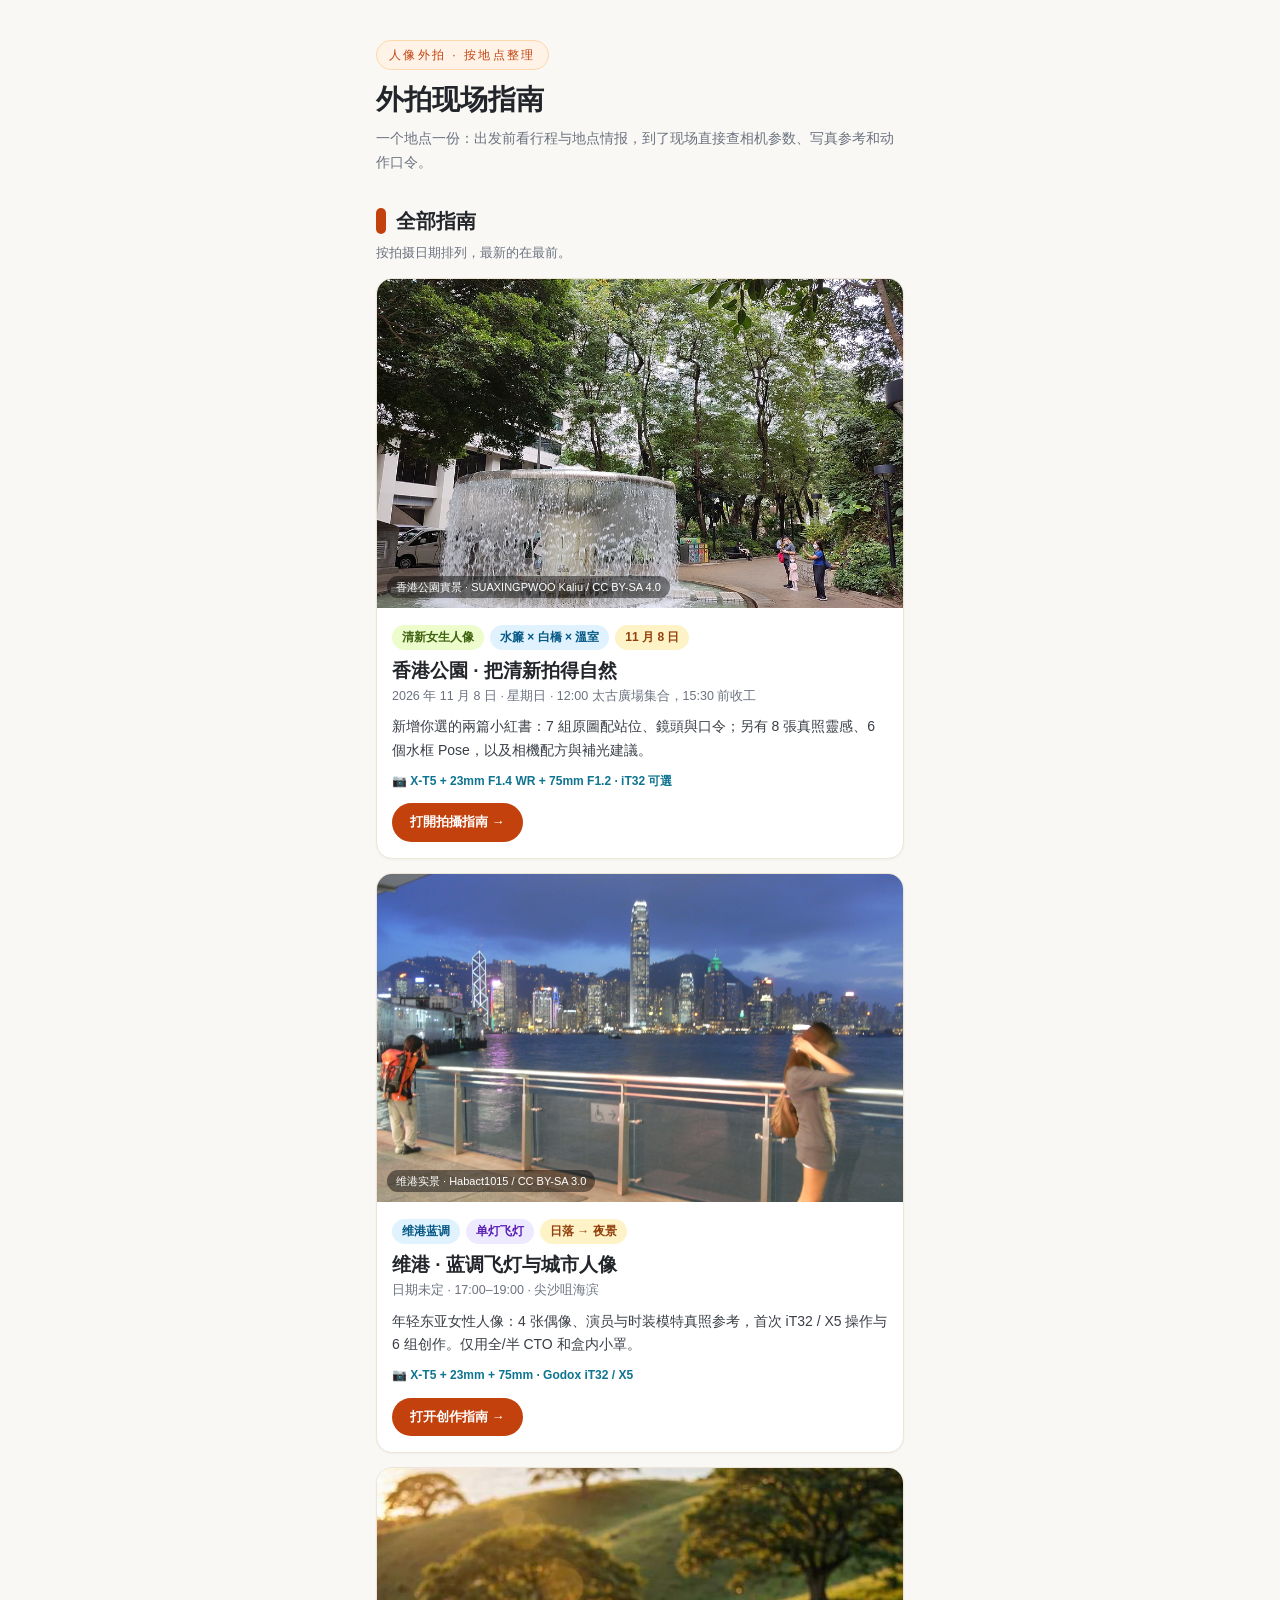
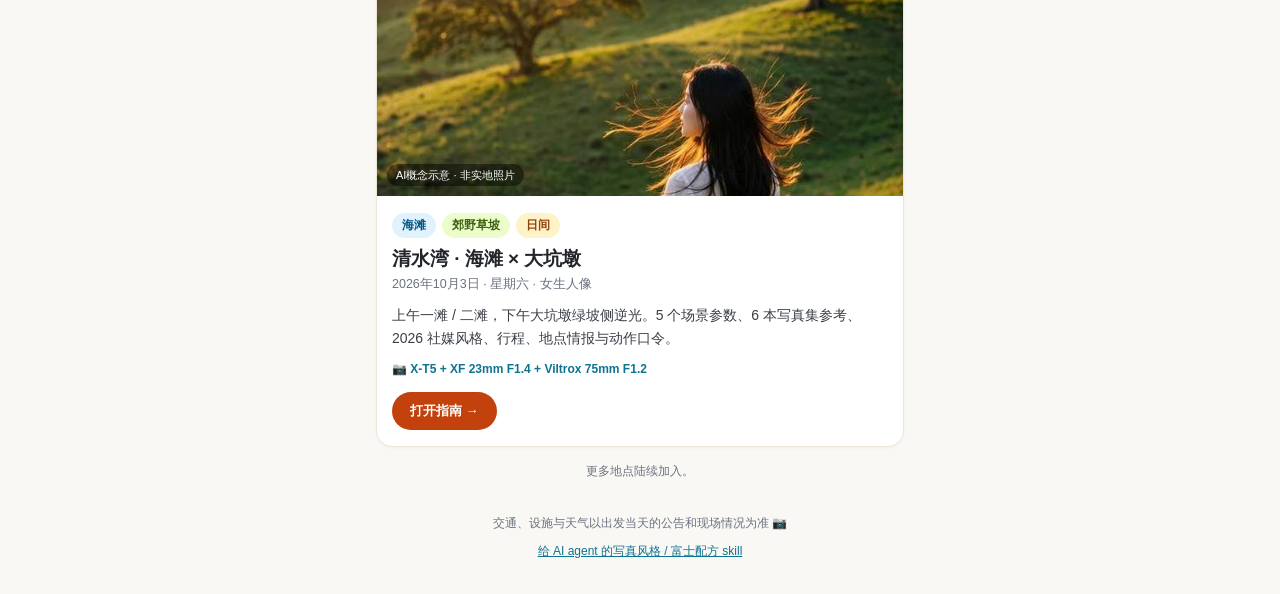
<file: index.html>
<!DOCTYPE html>
<html lang="zh-CN">
<head>
<meta charset="UTF-8">
<meta name="viewport" content="width=device-width, initial-scale=1.0, viewport-fit=cover">
<title>外拍现场指南 · 按地点整理</title>
<meta name="description" content="按地点整理的人像外拍现场指南：相机参数、写真参考、行程、地点情报与动作口令。">
<script>
// This address used to be the Clear Water Bay guide itself; forward its old section links (e.g. /#reflib) there.
if(/^#(camera|reflib|masters|plan|intel|concepts|poses|tips|scene-\w+|album-\w+)$/.test(location.hash))location.replace('clear-water-bay/'+location.hash);
</script>
<link rel="stylesheet" href="assets/guide.css">
<style>
body{padding-bottom:24px}
.hub-head{padding:40px 16px 4px}
.hub-head .kicker{display:inline-block;font-size:12px;letter-spacing:.2em;color:var(--accent);background:var(--accent-soft);border:1px solid #fed7aa;padding:4px 12px;border-radius:999px;margin-bottom:12px}
.hub-head h1{font-size:28px;line-height:1.3;font-weight:800}
.hub-head p{font-size:14px;color:var(--muted);margin-top:8px}
.guide-card{position:relative;background:var(--card);border:1px solid var(--line);border-radius:16px;overflow:hidden;margin-bottom:14px;box-shadow:0 1px 3px rgba(0,0,0,.04)}
.guide-card:hover{box-shadow:0 6px 20px rgba(0,0,0,.09)}
.guide-card:focus-within{outline:3px solid var(--sea);outline-offset:3px}
.guide-card h3 a:focus-visible{outline:none}
.guide-card h3 a{color:inherit;text-decoration:none}
.guide-card h3 a::after{content:"";position:absolute;inset:0}
.guide-cover{position:relative}
.guide-cover img{aspect-ratio:16/10;object-fit:cover;object-position:center 30%}
.guide-cover .cover-note{position:absolute;left:10px;bottom:10px;font-size:11px;color:#fff;background:rgba(0,0,0,.45);padding:2px 9px;border-radius:999px}
.guide-body{padding:14px 15px 16px}
.guide-body h3{font-size:19px;line-height:1.4;margin:2px 0 2px}
.guide-meta{font-size:12.5px;color:var(--muted)}
.guide-body p:not(.guide-meta){font-size:14px;color:#3a3f46;margin-top:8px}
.guide-body .guide-gear{font-size:12px!important;color:var(--sea)!important;font-weight:700}
.guide-cta{display:inline-block;margin-top:12px;font-size:13px;font-weight:700;color:#fff;background:var(--accent);padding:8px 18px;border-radius:999px}
</style>
</head>
<body>

<header class="hub-head">
  <span class="kicker">人像外拍 · 按地点整理</span>
  <h1>外拍现场指南</h1>
  <p>一个地点一份：出发前看行程与地点情报，到了现场直接查相机参数、写真参考和动作口令。</p>
</header>

<section aria-labelledby="guides-title">
  <div class="sec-head"><span class="dot" style="background:var(--accent)"></span><h2 id="guides-title">全部指南</h2></div>
  <p class="sec-sub">按拍摄日期排列，最新的在最前。</p>

  <article class="guide-card">
    <div class="guide-cover"><img src="hong-kong-park/images/scene-pond06.jpg" width="960" height="720" alt="香港公園圓形水簾與樹蔭步道的11月真實照片"><span class="cover-note">香港公園實景 · SUAXINGPWOO Kaliu / CC BY-SA 4.0</span></div>
    <div class="guide-body">
      <span class="tag grass">清新女生人像</span><span class="tag sea">水簾 × 白橋 × 溫室</span><span class="tag warn">11 月 8 日</span>
      <h3><a href="hong-kong-park/">香港公園 · 把清新拍得自然</a></h3>
      <p class="guide-meta">2026 年 11 月 8 日 · 星期日 · 12:00 太古廣場集合，15:30 前收工</p>
      <p>新增你選的兩篇小紅書：7 組原圖配站位、鏡頭與口令；另有 8 張真照靈感、6 個水框 Pose，以及相機配方與補光建議。</p>
      <p class="guide-gear">📷 X‑T5 + 23mm F1.4 WR + 75mm F1.2 · iT32 可選</p>
      <span class="guide-cta" aria-hidden="true">打開拍攝指南 →</span>
    </div>
  </article>

  <article class="guide-card">
    <div class="guide-cover"><img src="victoria-night/images/tst-blue-hour-2010.jpg" alt="2010年10月尖沙咀邻近海运大厦的真实维港蓝调照片"><span class="cover-note">维港实景 · Habact1015 / CC BY-SA 3.0</span></div>
    <div class="guide-body">
      <span class="tag sea">维港蓝调</span><span class="tag cam">单灯飞灯</span><span class="tag warn">日落 → 夜景</span>
      <h3><a href="victoria-night/">维港 · 蓝调飞灯与城市人像</a></h3>
      <p class="guide-meta">日期未定 · 17:00–19:00 · 尖沙咀海滨</p>
      <p>年轻东亚女性人像：4 张偶像、演员与时装模特真照参考，首次 iT32 / X5 操作与 6 组创作。仅用全/半 CTO 和盒内小罩。</p>
      <p class="guide-gear">📷 X‑T5 + 23mm + 75mm · Godox iT32 / X5</p>
      <span class="guide-cta" aria-hidden="true">打开创作指南 →</span>
    </div>
  </article>

  <article class="guide-card">
    <div class="guide-cover"><img src="clear-water-bay/images/concept-grassland-golden.jpg" alt=""><span class="cover-note">AI概念示意 · 非实地照片</span></div>
    <div class="guide-body">
      <span class="tag sea">海滩</span><span class="tag grass">郊野草坡</span><span class="tag warn">日间</span>
      <h3><a href="clear-water-bay/">清水湾 · 海滩 × 大坑墩</a></h3>
      <p class="guide-meta">2026年10月3日 · 星期六 · 女生人像</p>
      <p>上午一滩 / 二滩，下午大坑墩绿坡侧逆光。5 个场景参数、6 本写真集参考、2026 社媒风格、行程、地点情报与动作口令。</p>
      <p class="guide-gear">📷 X‑T5 + XF 23mm F1.4 + Viltrox 75mm F1.2</p>
      <span class="guide-cta" aria-hidden="true">打开指南 →</span>
    </div>
  </article>

  <p class="hint">更多地点陆续加入。</p>
</section>

<footer>交通、设施与天气以出发当天的公告和现场情况为准 📷<br><a href="skills/photo-style-guide/SKILL.md">给 AI agent 的写真风格 / 富士配方 skill</a></footer>
</body>
</html>
</file>
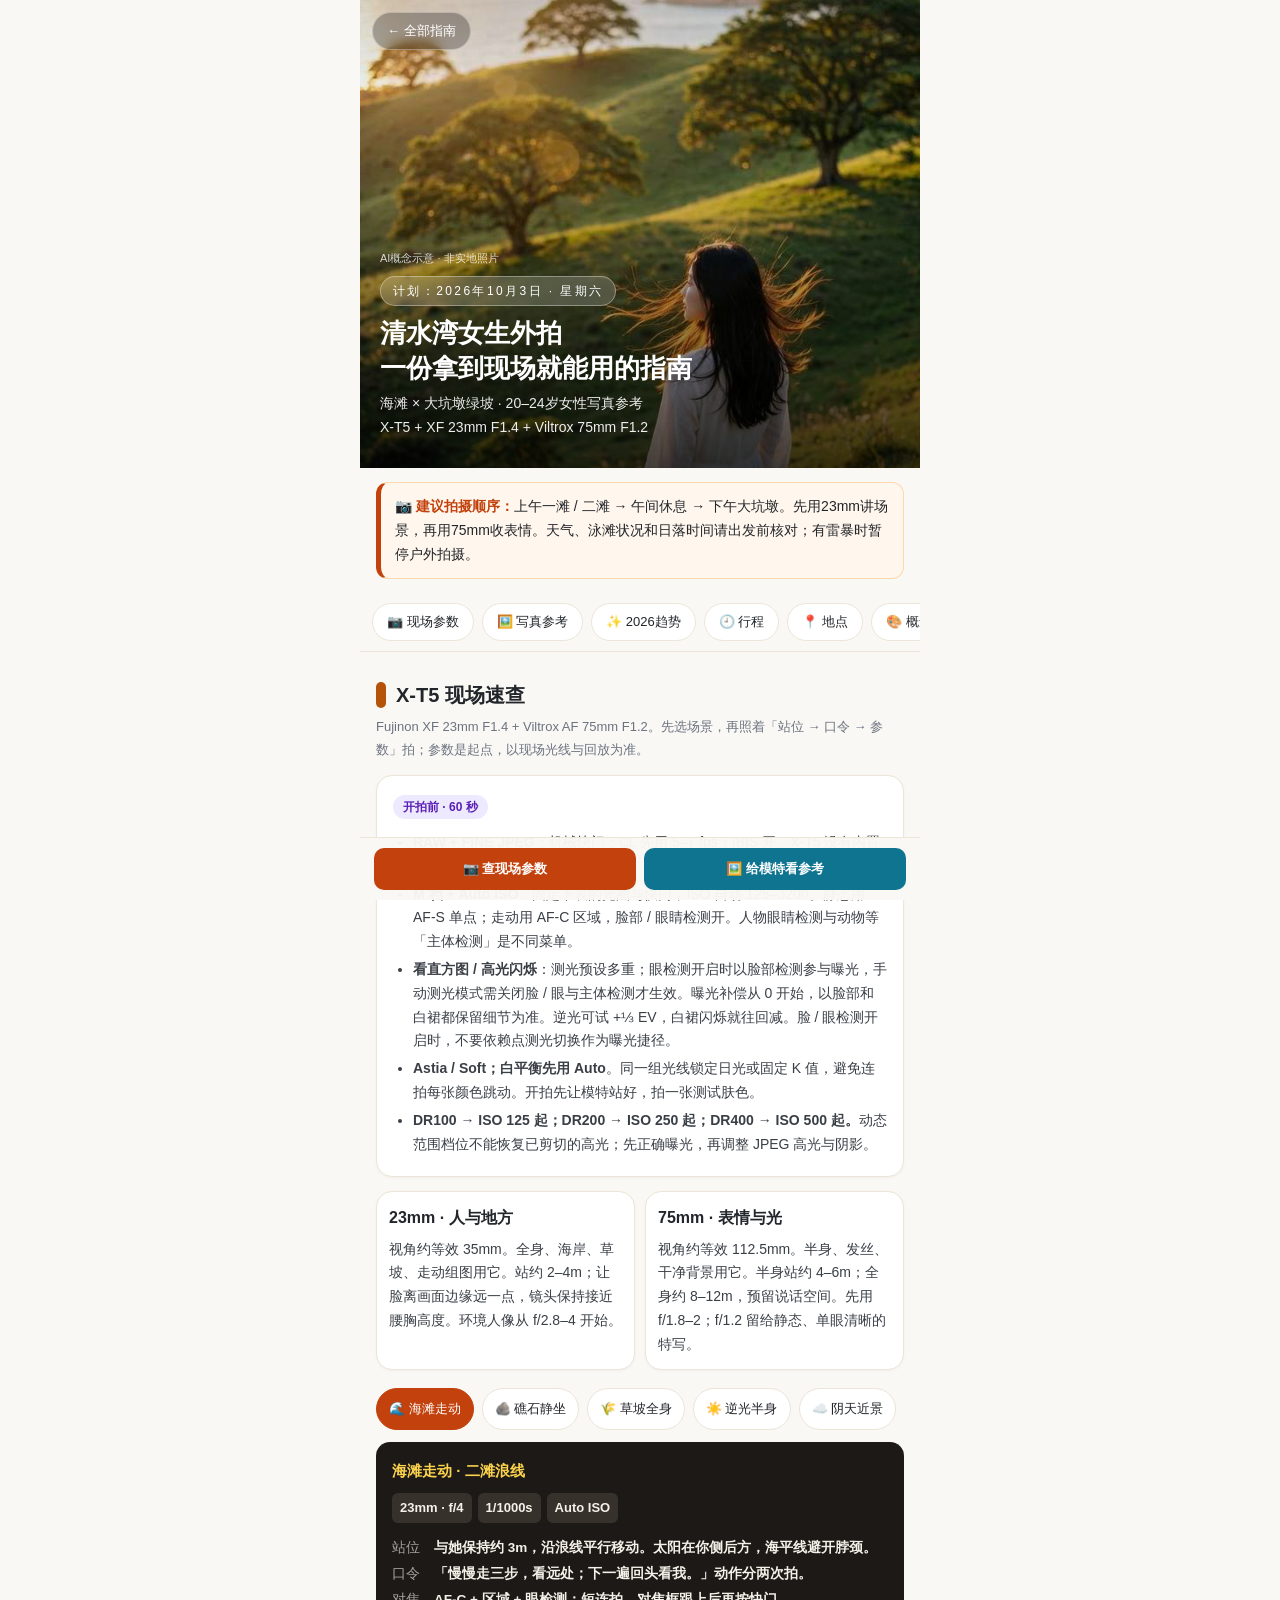
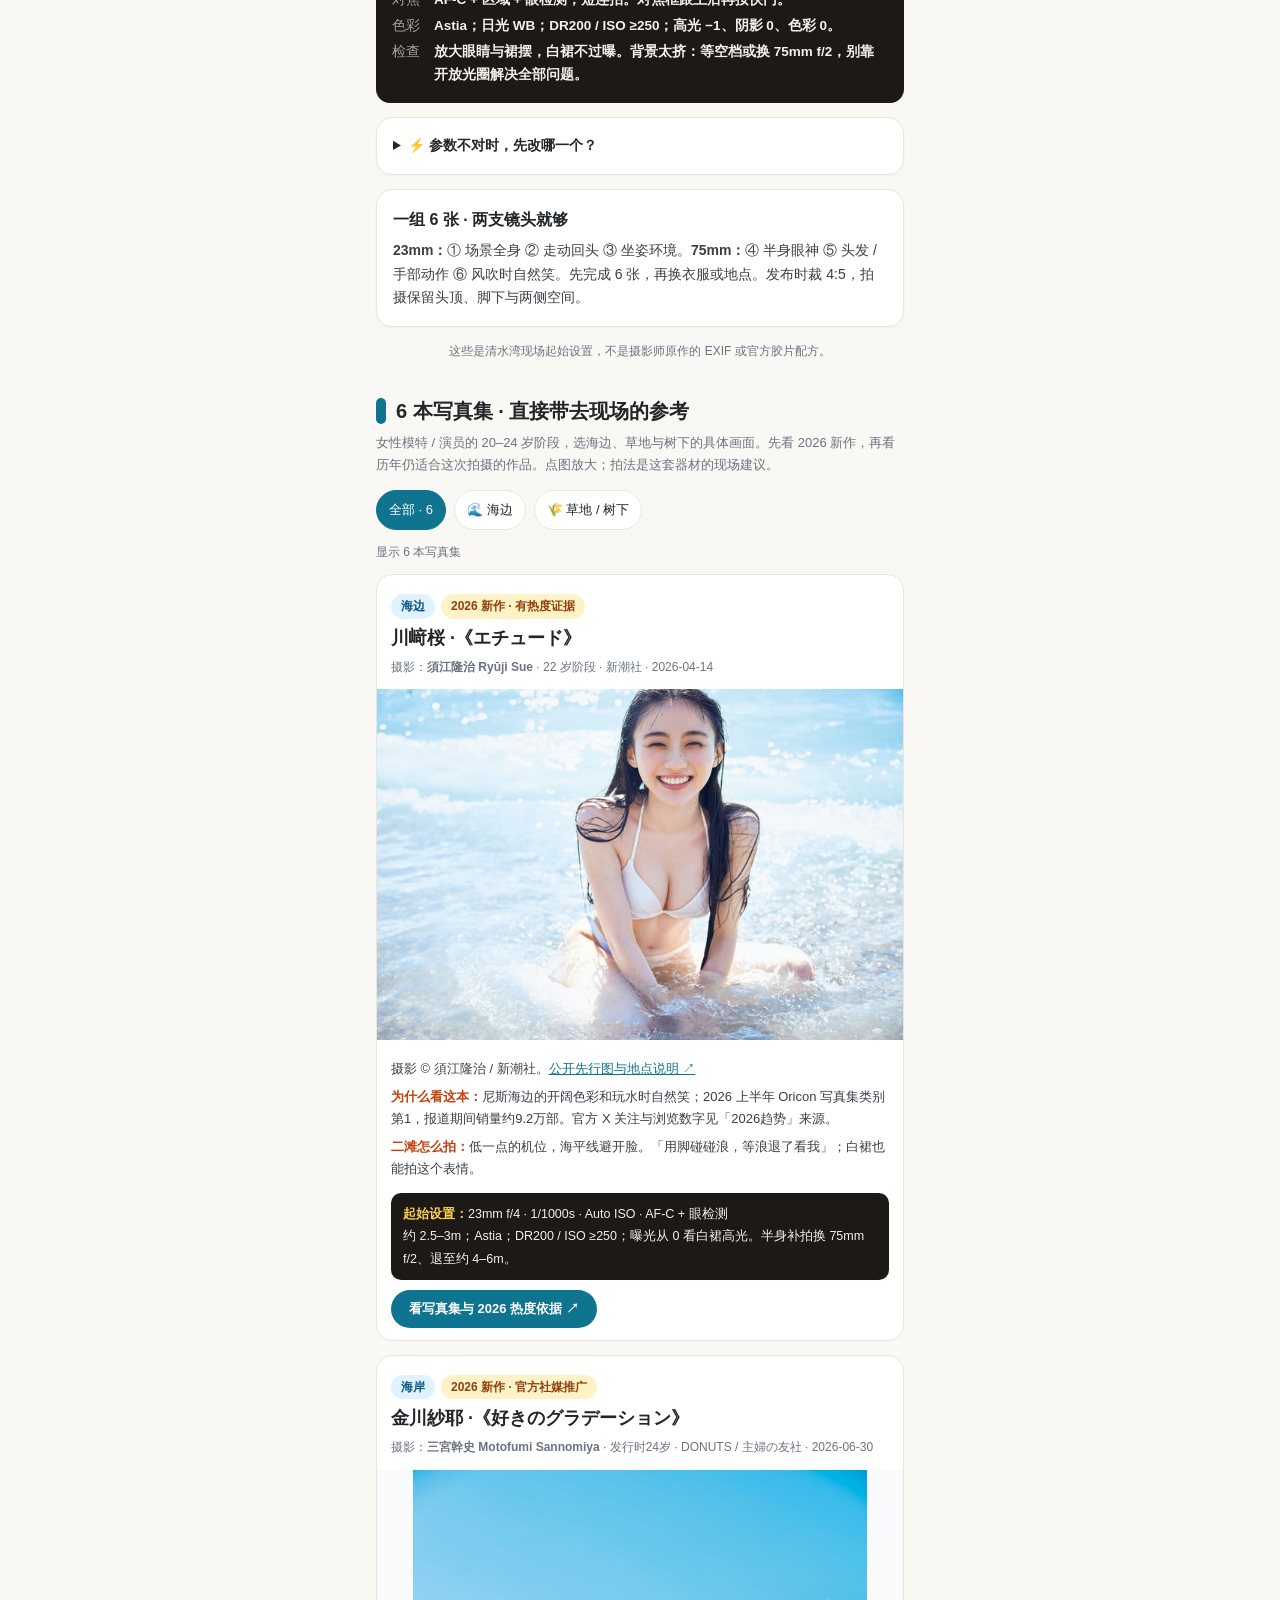
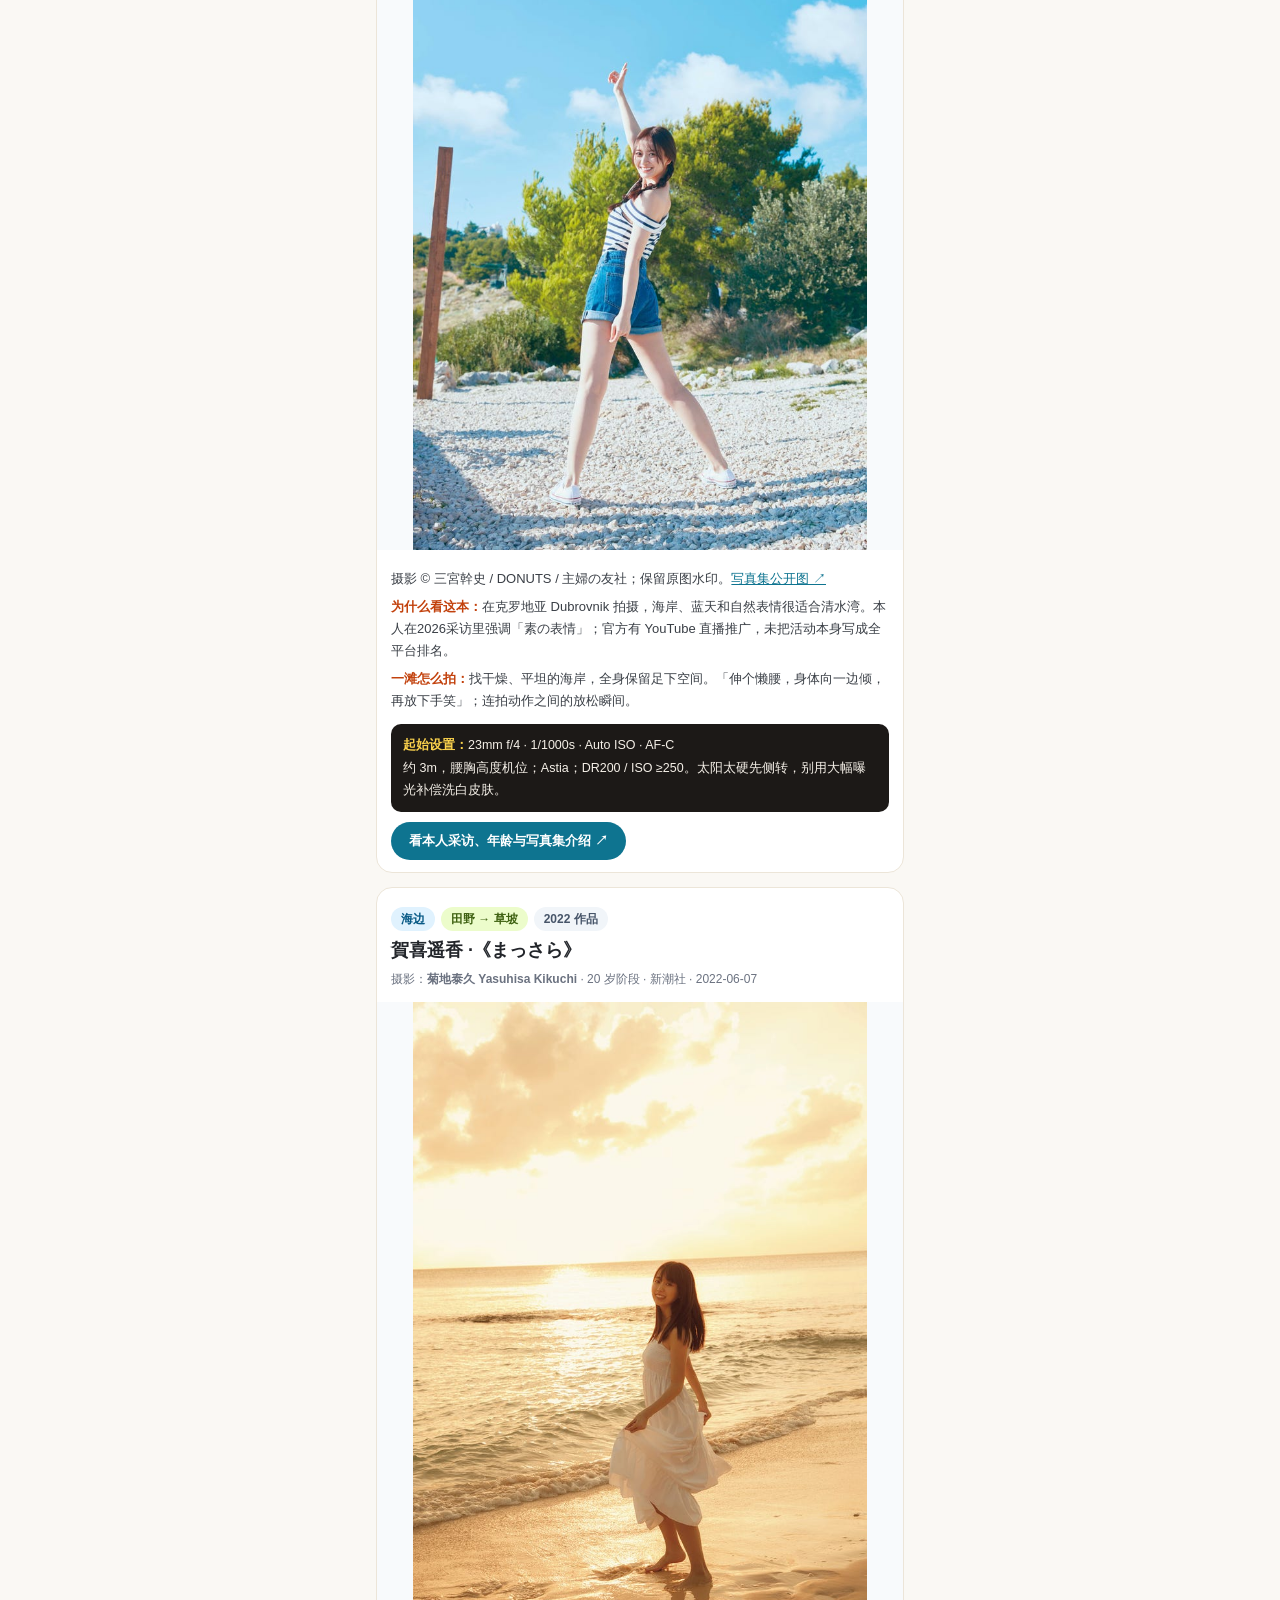
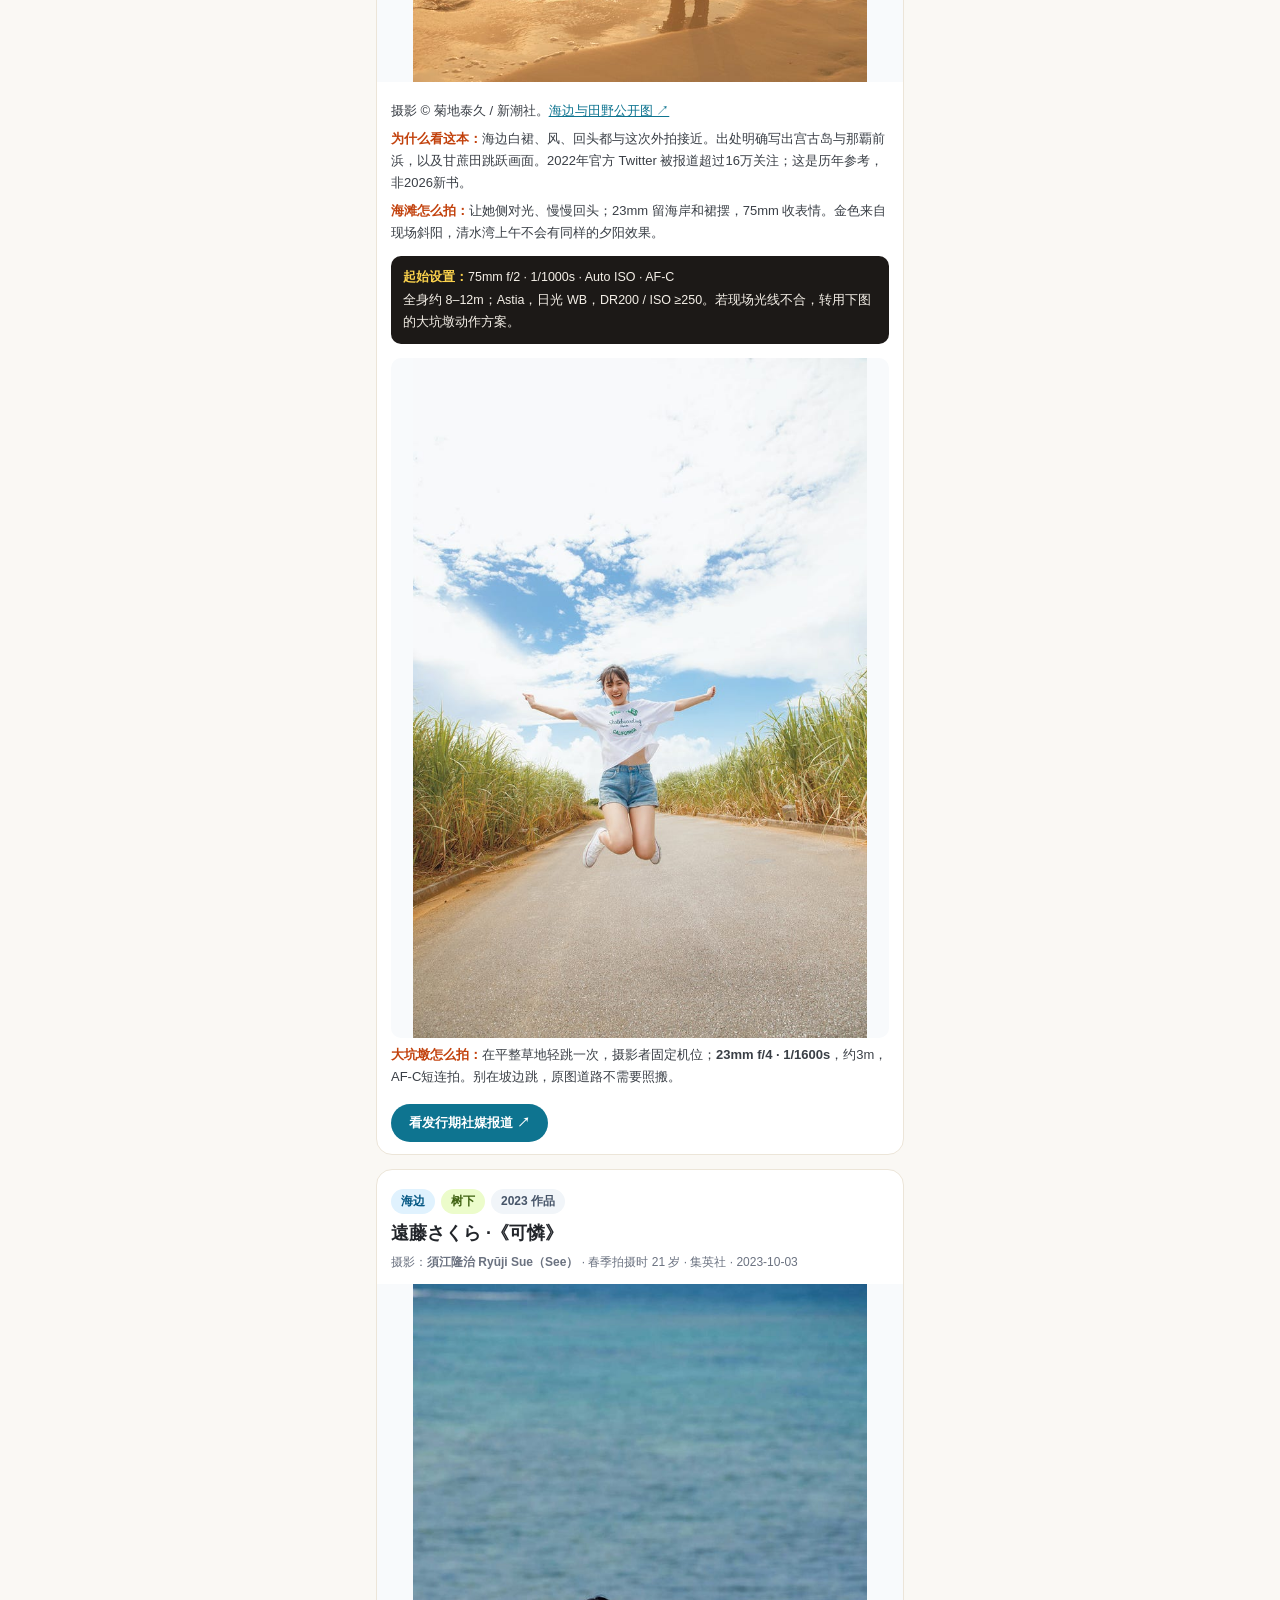
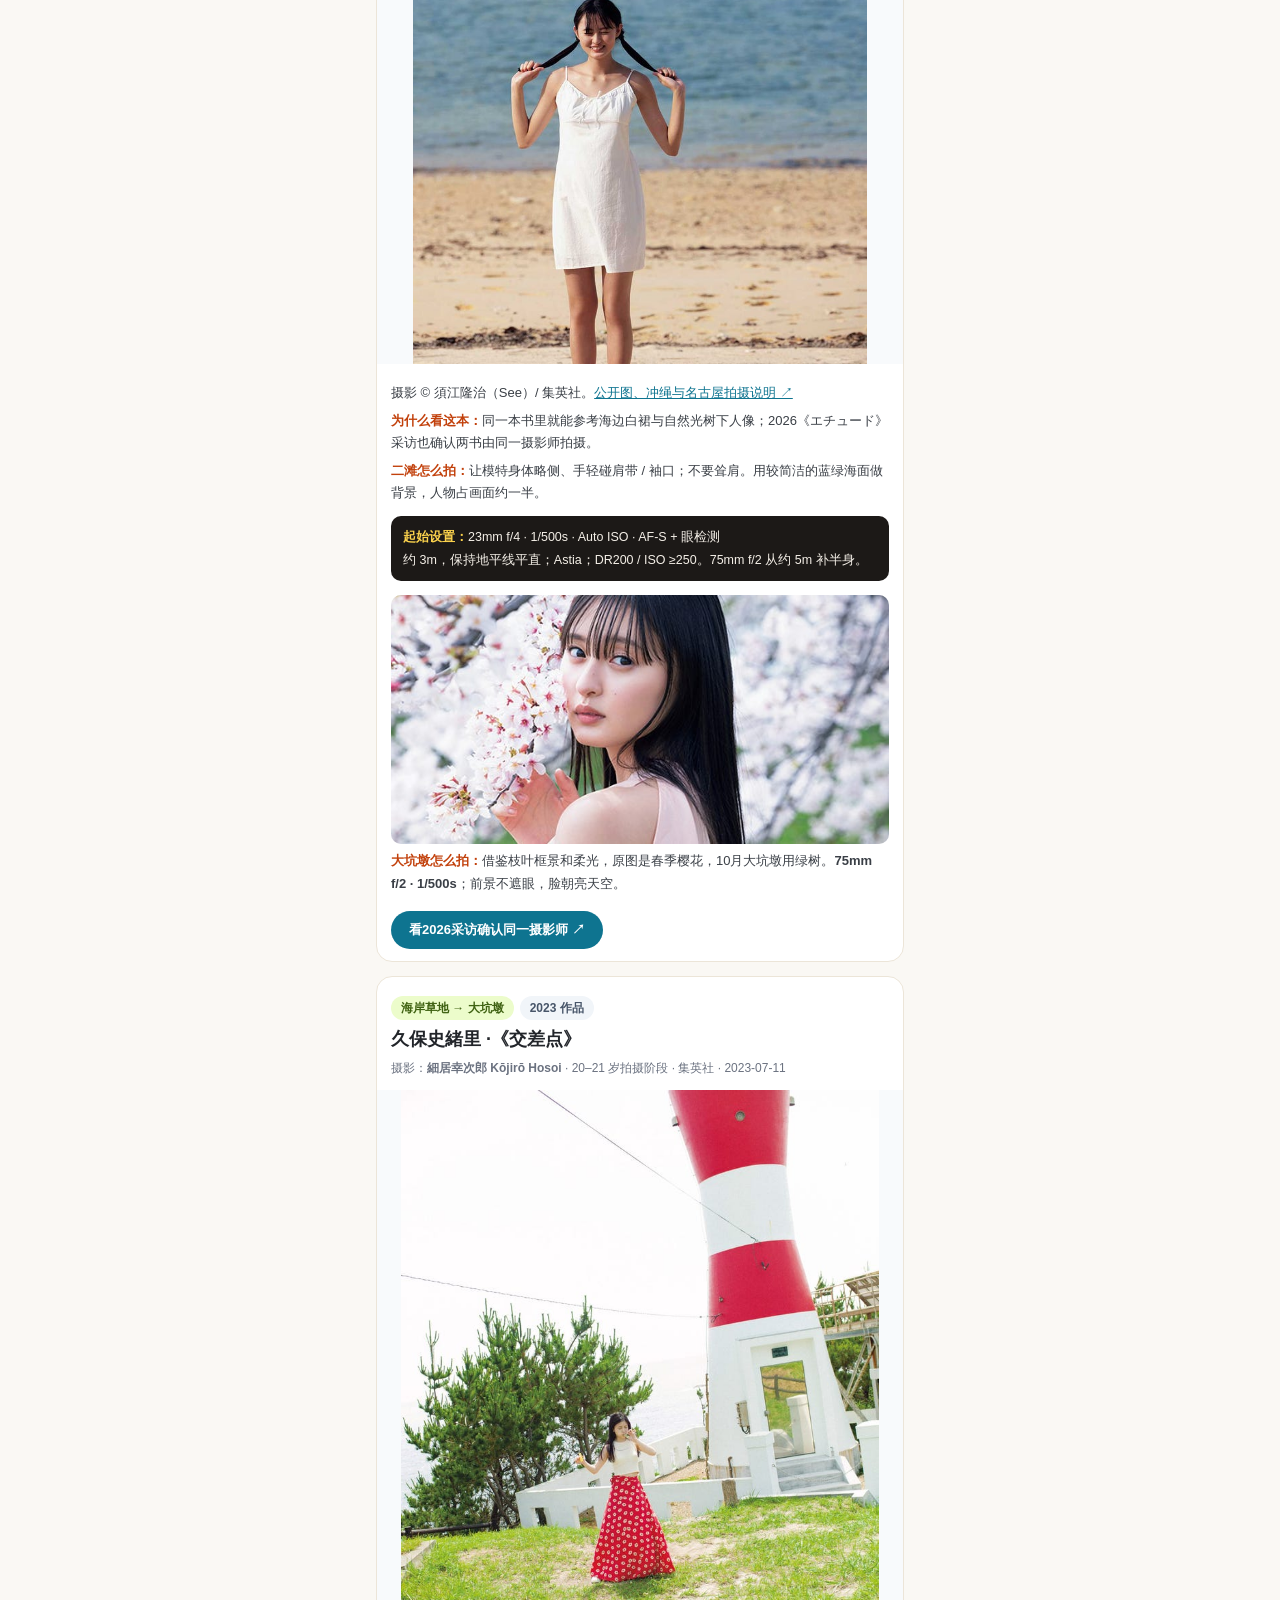
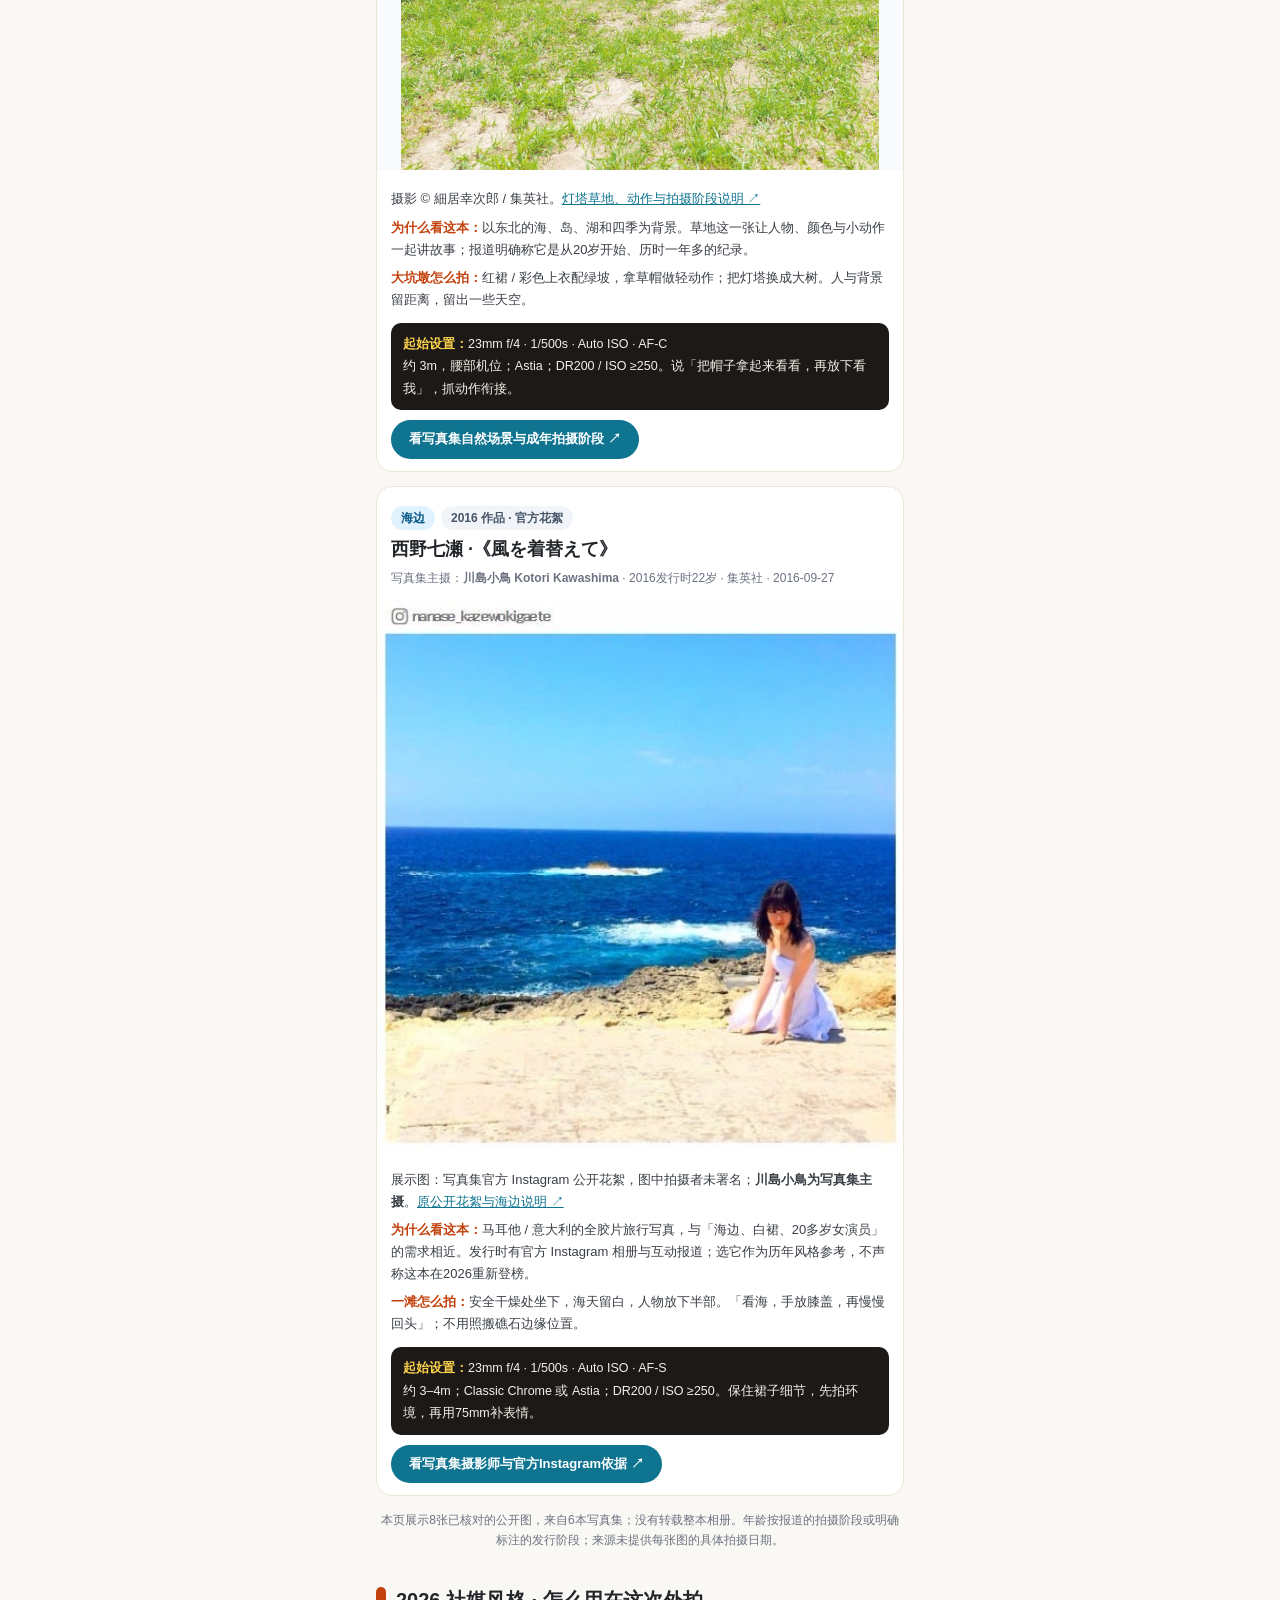
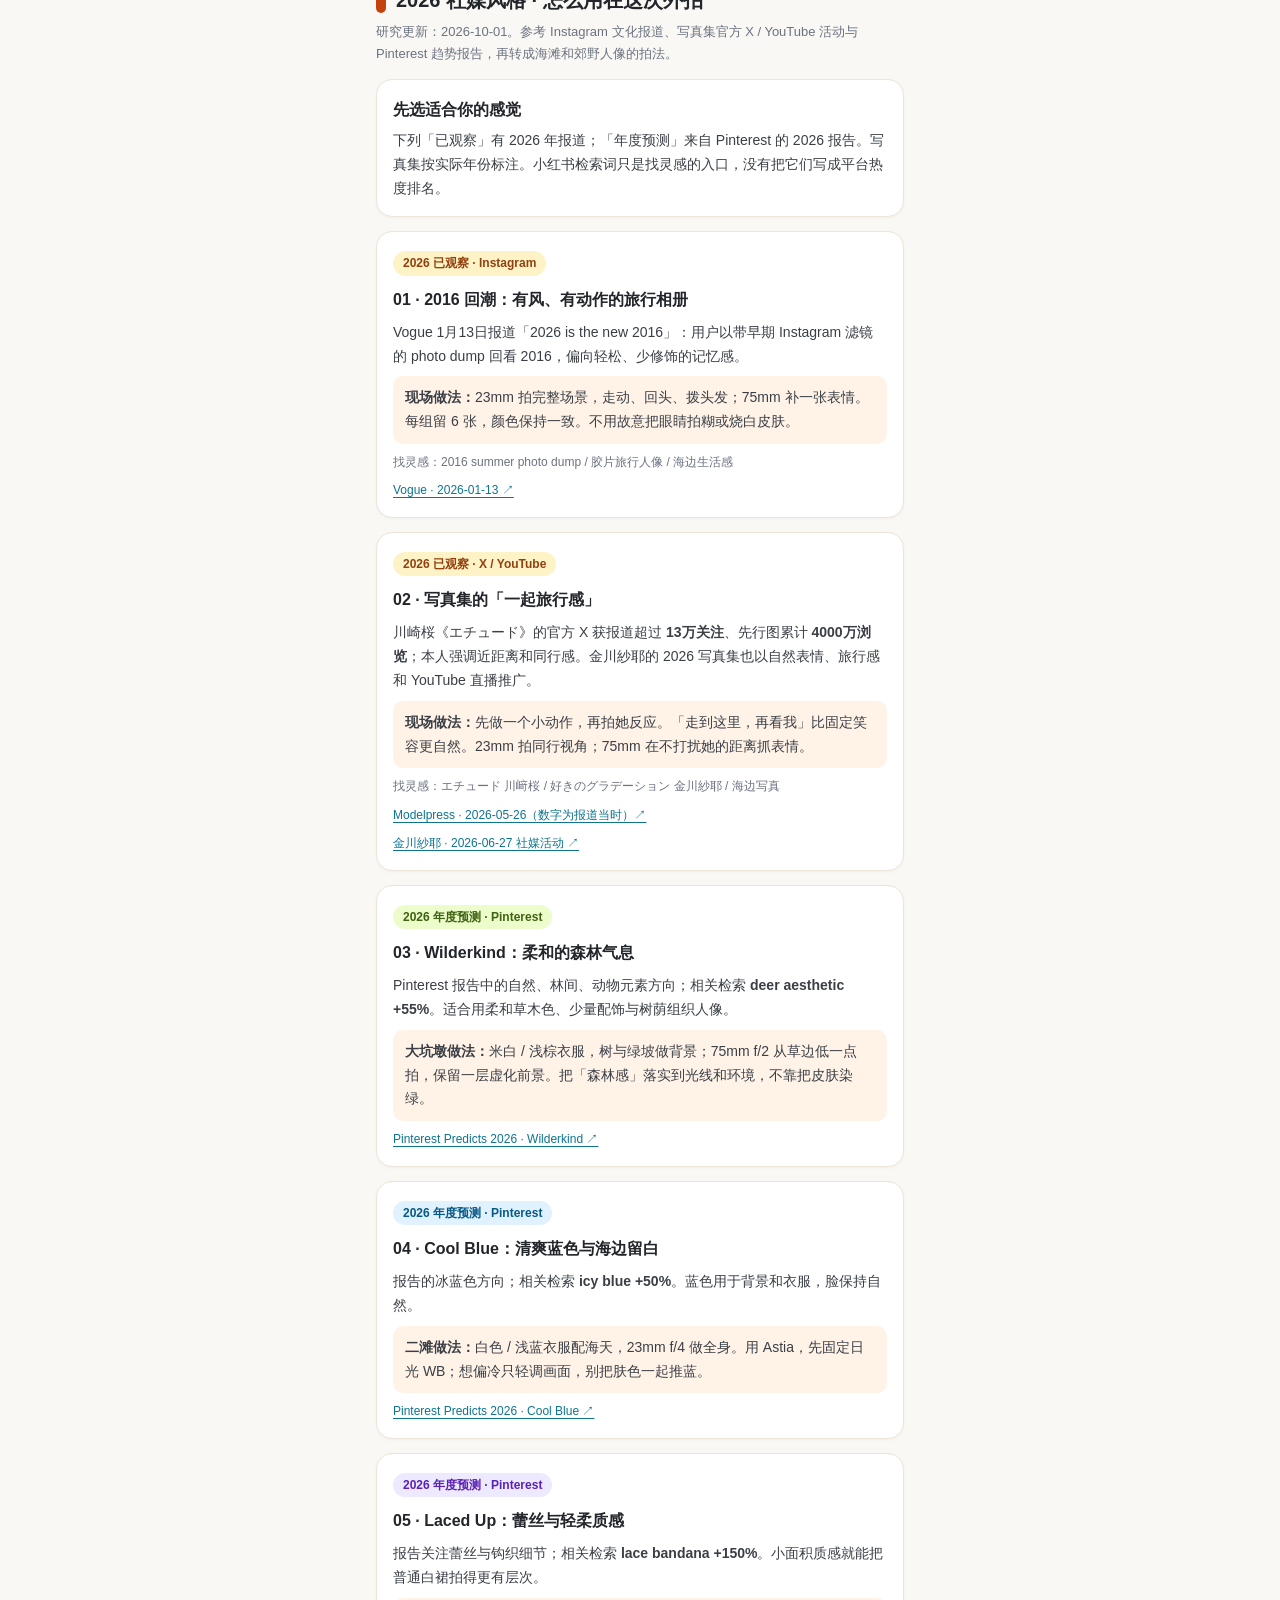
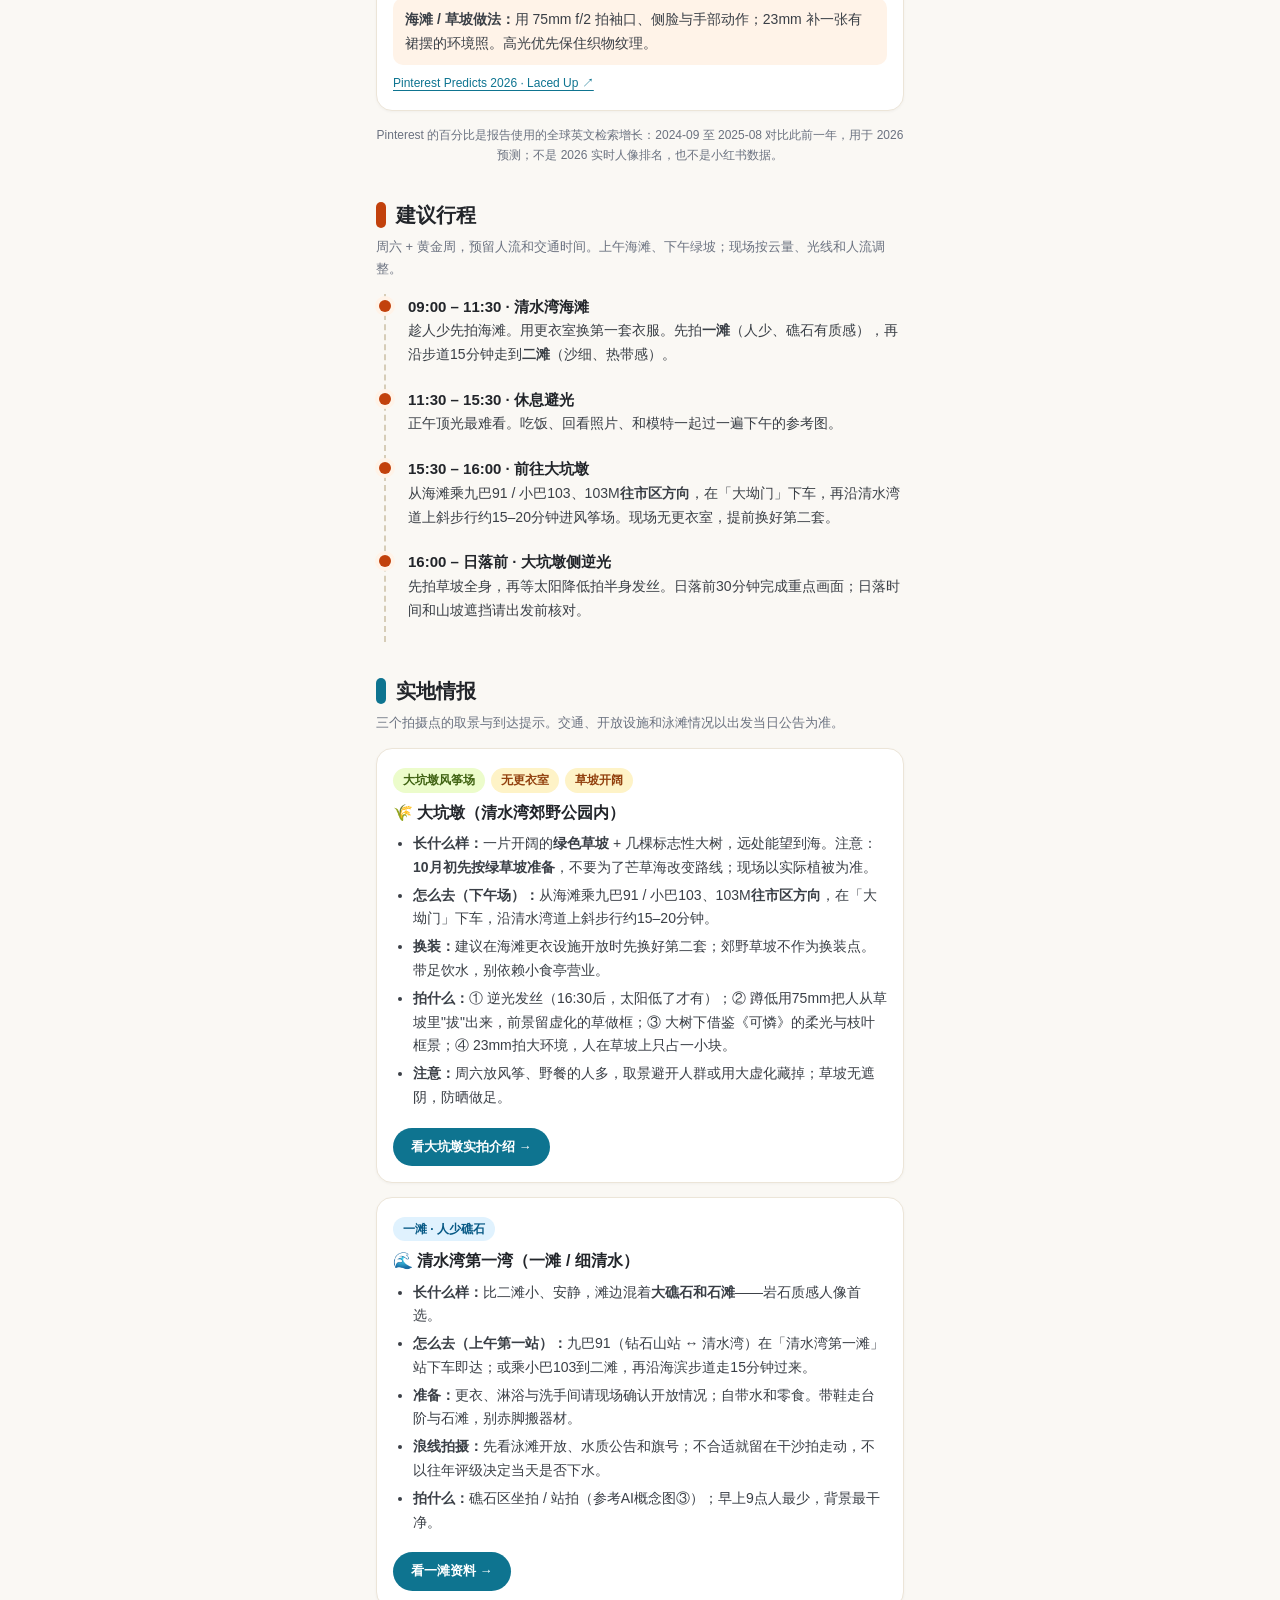
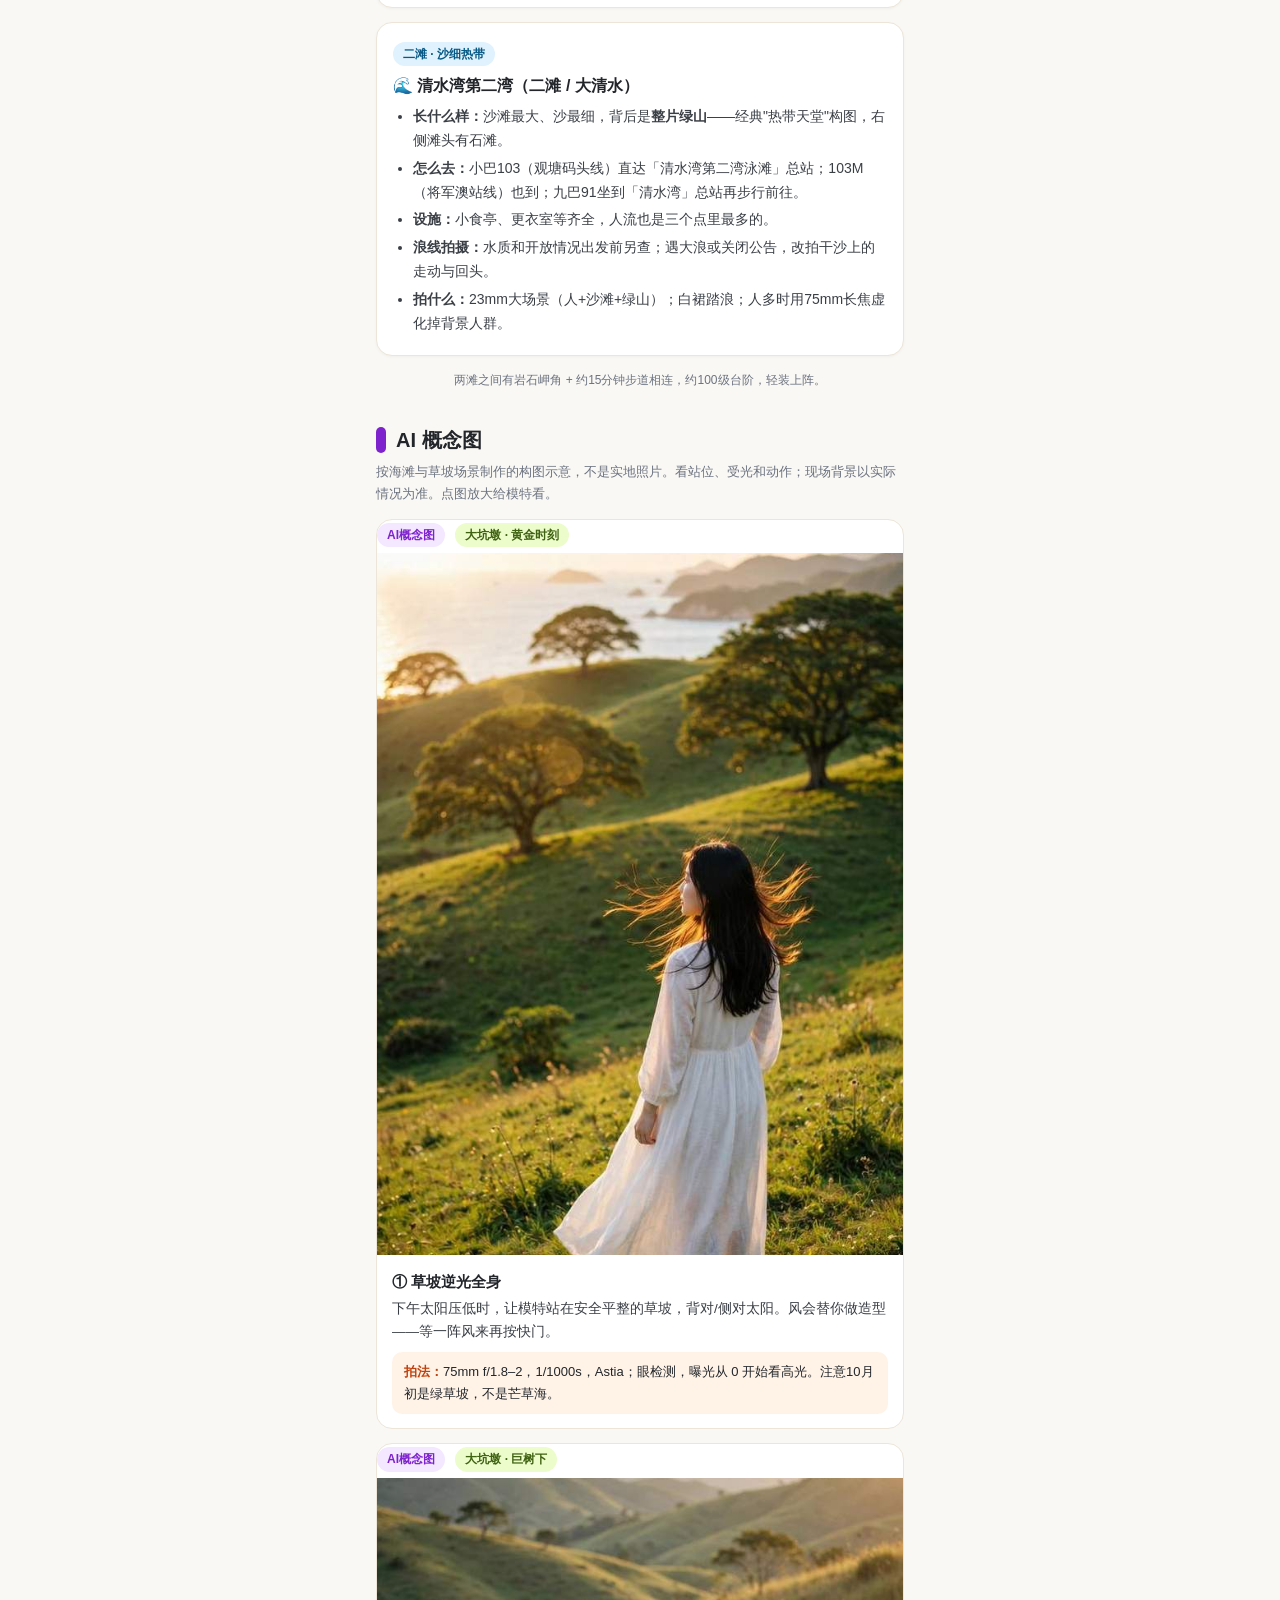
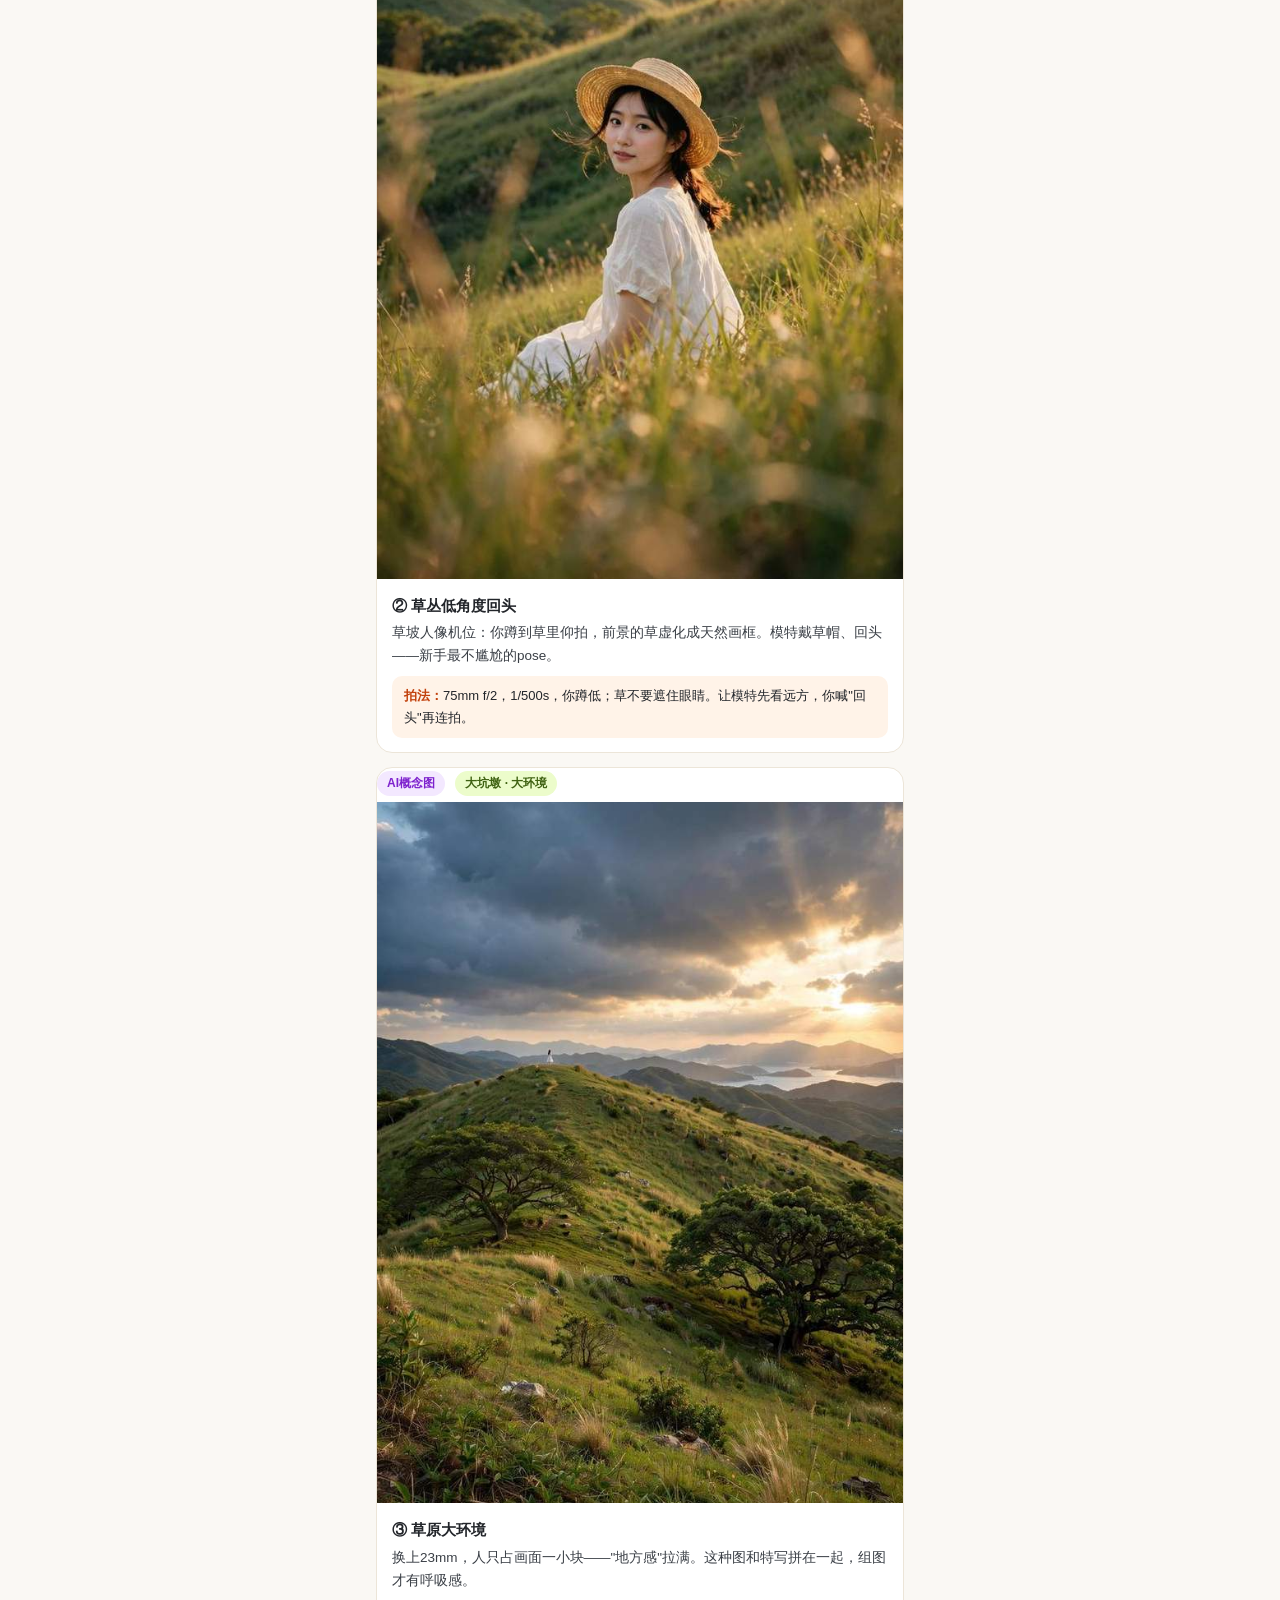
<file: clear-water-bay/index.html>
<!DOCTYPE html>
<html lang="zh-CN">
<head>
<meta charset="UTF-8">
<meta name="viewport" content="width=device-width, initial-scale=1.0, viewport-fit=cover">
<title>清水湾女生外拍现场指南 · X-T5双镜头 · 2026写真参考</title>
<meta name="description" content="清水湾海滩与大坑墩女性人像现场指南：2026社媒趋势、20–24岁模特与演员写真集参考、Fujifilm X-T5 + XF23mm F1.4 + Viltrox75mm F1.2场景设置。">
<link rel="stylesheet" href="../assets/guide.css">
</head>
<body>

<div class="hero">
  <a class="hero-back" href="../">← 全部指南</a>
  <img src="images/concept-grassland-golden.jpg" alt="大坑墩草原逆光">
  <div class="hero-text">
    <span class="hero-illustration">AI概念示意 · 非实地照片</span>
    <span class="kicker">计划：2026年10月3日 · 星期六</span>
    <h1>清水湾女生外拍<br>一份拿到现场就能用的指南</h1>
    <p>海滩 × 大坑墩绿坡 · 20–24岁女性写真参考<br>X‑T5 + XF 23mm F1.4 + Viltrox 75mm F1.2</p>
  </div>
</div>

<div class="alert">📷 <b>建议拍摄顺序：</b>上午一滩 / 二滩 → 午间休息 → 下午大坑墩。先用23mm讲场景，再用75mm收表情。天气、泳滩状况和日落时间请出发前核对；有雷暴时暂停户外拍摄。</div>

<nav class="nav" aria-label="指南章节">
  <a href="#camera">📷 现场参数</a><a href="#reflib">🖼️ 写真参考</a><a href="#masters">✨ 2026趋势</a><a href="#plan">🕘 行程</a><a href="#intel">📍 地点</a><a href="#concepts">🎨 概念图</a><a href="#poses">🤸 动作</a><a href="#tips">💡 提醒</a>
</nav>

<section id="camera">
  <div class="sec-head"><span class="dot" style="background:var(--gold)"></span><h2>X‑T5 现场速查</h2></div>
  <p class="sec-sub">Fujinon XF 23mm F1.4 + Viltrox AF 75mm F1.2。先选场景，再照着「站位 → 口令 → 参数」拍；参数是起点，以现场光线与回放为准。</p>
  <div class="card field-baseline">
    <span class="tag cam">开拍前 · 60 秒</span>
    <ul>
      <li><b>RAW + FINE JPEG</b>；机械快门；CL 先用 5–7 fps；IBIS 开。X‑T5 没有内置闪光灯，这套器材先用自然光。</li>
      <li><b>M 档 + Auto ISO</b>：固定下表的光圈与快门，ISO 自动 125–3200。静态用 AF‑S 单点；走动用 AF‑C 区域，脸部 / 眼睛检测开。人物眼睛检测与动物等「主体检测」是不同菜单。</li>
      <li><b>看直方图 / 高光闪烁</b>：测光预设多重；眼检测开启时以脸部检测参与曝光，手动测光模式需关闭脸 / 眼与主体检测才生效。曝光补偿从 0 开始，以脸部和白裙都保留细节为准。逆光可试 +⅓ EV，白裙闪烁就往回减。脸 / 眼检测开启时，不要依赖点测光切换作为曝光捷径。</li>
      <li><b>Astia / Soft；白平衡先用 Auto</b>。同一组光线锁定日光或固定 K 值，避免连拍每张颜色跳动。开拍先让模特站好，拍一张测试肤色。</li>
      <li><b>DR100 → ISO 125 起；DR200 → ISO 250 起；DR400 → ISO 500 起。</b>动态范围档位不能恢复已剪切的高光；先正确曝光，再调整 JPEG 高光与阴影。</li>
    </ul>
  </div>

  <div class="lens-grid">
    <div class="card"><h3>23mm · 人与地方</h3><p>视角约等效 35mm。全身、海岸、草坡、走动组图用它。站约 2–4m；让脸离画面边缘远一点，镜头保持接近腰胸高度。环境人像从 f/2.8–4 开始。</p></div>
    <div class="card"><h3>75mm · 表情与光</h3><p>视角约等效 112.5mm。半身、发丝、干净背景用它。半身站约 4–6m；全身约 8–12m，预留说话空间。先用 f/1.8–2；f/1.2 留给静态、单眼清晰的特写。</p></div>
  </div>

  <div class="scene-tabs" role="group" aria-label="选择拍摄场景">
    <button type="button" class="scene-tab active" data-scene="beach" aria-pressed="true">🌊 海滩走动</button>
    <button type="button" class="scene-tab" data-scene="rocks" aria-pressed="false">🪨 礁石静坐</button>
    <button type="button" class="scene-tab" data-scene="grass" aria-pressed="false">🌾 草坡全身</button>
    <button type="button" class="scene-tab" data-scene="backlight" aria-pressed="false">☀️ 逆光半身</button>
    <button type="button" class="scene-tab" data-scene="overcast" aria-pressed="false">☁️ 阴天近景</button>
  </div>

  <article class="field-scene recipe" id="scene-beach" data-scene-panel="beach">
    <h3>海滩走动 · 二滩浪线</h3>
    <div class="setting-strip"><b>23mm · f/4</b><b>1/1000s</b><b>Auto ISO</b></div>
    <dl><dt>站位</dt><dd>与她保持约 3m，沿浪线平行移动。太阳在你侧后方，海平线避开脖颈。</dd><dt>口令</dt><dd>「慢慢走三步，看远处；下一遍回头看我。」动作分两次拍。</dd><dt>对焦</dt><dd>AF‑C + 区域 + 眼检测；短连拍。对焦框跟上后再按快门。</dd><dt>色彩</dt><dd>Astia；日光 WB；DR200 / ISO ≥250；高光 −1、阴影 0、色彩 0。</dd><dt>检查</dt><dd>放大眼睛与裙摆，白裙不过曝。背景太挤：等空档或换 75mm f/2，别靠开放光圈解决全部问题。</dd></dl>
  </article>
  <article class="field-scene recipe" id="scene-rocks" data-scene-panel="rocks" hidden>
    <h3>礁石静坐 · 一滩干燥、安全的岩石</h3>
    <div class="setting-strip"><b>75mm · f/2</b><b>1/500s</b><b>Auto ISO</b></div>
    <dl><dt>站位</dt><dd>离她约 4–6m，找同一水平的机位。侧面柔光，海在远处，避免正午硬阴影。</dd><dt>口令</dt><dd>「侧坐一点，肩放松，手轻放膝盖；先看海，再只转眼睛。」</dd><dt>对焦</dt><dd>AF‑S 单点 + 眼检测；优先近侧眼。她开始回头时切 AF‑C。</dd><dt>色彩</dt><dd>Pro Neg. Std；阴天 WB；DR100；高光 −1、阴影 0。保留岩石与皮肤的自然色差。</dd><dt>检查</dt><dd>裁切别落在关节；脸太暗先换方向。模特与摄影者都留在干燥岩石内侧。</dd></dl>
  </article>
  <article class="field-scene recipe" id="scene-grass" data-scene-panel="grass" hidden>
    <h3>草坡全身 · 大坑墩开阔绿坡</h3>
    <div class="setting-strip"><b>23mm · f/2.8–4</b><b>1/500s</b><b>Auto ISO</b></div>
    <dl><dt>站位</dt><dd>约 3m，机位在她腰部高度。前景少量草、人物、远景大树三层；找干净边缘，别让树干穿过头。</dd><dt>口令</dt><dd>「拿着草帽慢走，看右边；停一下，身体不动，回头。」不摘公园植物。</dd><dt>对焦</dt><dd>走动 AF‑C；停下 AF‑S。草遮住脸时把对焦点移到眼睛，别让相机锁前景。</dd><dt>色彩</dt><dd>Astia 或 Classic Chrome；日光 WB；DR200 / ISO ≥250；高光 −1、阴影 0。面部偏绿就换个离草反光更远的位置。</dd><dt>检查</dt><dd>脸放画面中央区域；人占画面 ⅓–½，先拍有场景的全身，再换 75mm 收表情。</dd></dl>
  </article>
  <article class="field-scene recipe" id="scene-backlight" data-scene-panel="backlight" hidden>
    <h3>逆光半身 · 大坑墩傍晚</h3>
    <div class="setting-strip"><b>75mm · f/1.8–2</b><b>1/1000s</b><b>Auto ISO</b></div>
    <dl><dt>站位</dt><dd>约 4–6m，太阳藏在她头部或树干后；用手或遮光罩挡侧面杂光。找天空能照亮脸的位置。</dd><dt>口令</dt><dd>「身体转 45°，下巴稍微往前，再放松；等风来，看我一下。」</dd><dt>对焦</dt><dd>AF‑C + 眼检测；静止可用 AF‑S。强逆光识别失败时，把单点放在近眼。</dd><dt>色彩</dt><dd>Astia；日光 WB（约 5200–5600K 起）；DR200 / ISO ≥250；高光 −1、阴影 −1。固定 WB 后再拍整组。</dd><dt>检查</dt><dd>曝光 0 → +⅓ EV 试拍；白裙与脸不闪烁。脸太暗用现有浅色地面反光或换站位；别直接加到 +1 EV。</dd></dl>
  </article>
  <article class="field-scene recipe" id="scene-overcast" data-scene-panel="overcast" hidden>
    <h3>阴天近景 · 海滩 / 草坡皆可</h3>
    <div class="setting-strip"><b>75mm · f/1.8</b><b>1/500s</b><b>Auto ISO</b></div>
    <dl><dt>站位</dt><dd>约 3–4m，脸朝向最亮的一侧天空；背景离模特远一些。避开树下绿色反光。</dd><dt>口令</dt><dd>「摸一下头发，低头笑；抬眼看我，手先不要动。」一张眼神、一张自然动作。</dd><dt>对焦</dt><dd>静态 AF‑S；动作 AF‑C。f/1.2 只在模特静止、眼睛放大确认后尝试。</dd><dt>色彩</dt><dd>Pro Neg. Std 或 Astia；阴天 WB / 约 6000K 起；DR100；高光 −1、阴影 0、色彩 0。</dd><dt>检查</dt><dd>ISO 到上限仍偏暗：静态才把快门降至 1/250s；走动保持 1/500s，必要时允许更高 ISO。IBIS 不能冻结人物动作。</dd></dl>
  </article>

  <details class="card"><summary>⚡ 参数不对时，先改哪一个？</summary>
    <ul>
      <li><b>明亮沙滩 f/1.2 太亮：</b>X‑T5 机械快门最快 1/8000s。先降 ISO（DR100 可到125），再收光圈；继续全开需要 ND。电子快门有运动变形和某些光源下的条纹风险。</li>
      <li><b>眼睛虚、耳朵清楚：</b>f/1.2 景深很薄。先收至 f/2、确认近眼、拍完放大；别把 IBIS 当动作防抖。</li>
      <li><b>白裙全白、脸正常：</b>曝光补偿 −⅓ EV 再检查高光。RAW 可以后期提脸，已经剪切的高光不一定能救。</li>
      <li><b>背景人多：</b>换机位 / 等空档 → 75mm 拉远背景 → f/2；不要站在拥挤通道里倒退拍摄。</li>
      <li><b>想要闪光的社媒效果：</b>需额外热靴闪光灯，这套器材没有。自然光拍法已经足够；无需为直闪效果改变当日拍摄计划。</li>
    </ul>
  </details>
  <div class="card"><h3>一组 6 张 · 两支镜头就够</h3><p><b>23mm：</b>① 场景全身 ② 走动回头 ③ 坐姿环境。<b>75mm：</b>④ 半身眼神 ⑤ 头发 / 手部动作 ⑥ 风吹时自然笑。先完成 6 张，再换衣服或地点。发布时裁 4:5，拍摄保留头顶、脚下与两侧空间。</p></div>
  <p class="hint">这些是清水湾现场起始设置，不是摄影师原作的 EXIF 或官方胶片配方。</p>
</section>

<section id="reflib">
  <div class="sec-head"><span class="dot" style="background:var(--sea)"></span><h2>6 本写真集 · 直接带去现场的参考</h2></div>
  <p class="sec-sub">女性模特 / 演员的 20–24 岁阶段，选海边、草地与树下的具体画面。先看 2026 新作，再看历年仍适合这次拍摄的作品。点图放大；拍法是这套器材的现场建议。</p>
  <div class="ref-filters" role="group" aria-label="筛选写真参考">
    <button type="button" class="ref-filter active" data-ref-filter="all" aria-pressed="true">全部 · 6</button>
    <button type="button" class="ref-filter" data-ref-filter="beach" aria-pressed="false">🌊 海边</button>
    <button type="button" class="ref-filter" data-ref-filter="park" aria-pressed="false">🌾 草地 / 树下</button>
  </div>
  <p class="filter-status" id="ref-status" role="status" aria-live="polite" data-template="显示 {n} 本写真集">显示 6 本写真集</p>

  <article class="ref album-card" id="album-kawasaki" data-locations="beach">
    <div class="album-head"><span class="tag sea">海边</span><span class="tag warn">2026 新作 · 有热度证据</span><h3>川﨑桜 ·《エチュード》</h3><p>摄影：<b>須江隆治 Ryūji Sue</b> · 22 岁阶段 · 新潮社 · 2026‑04‑14</p></div>
    <button type="button" class="reference-photo" data-cap="川﨑桜《エチュード》· 尼斯海边公开先行图。摄影：須江隆治。来源：Modelpress / 新潮社。现场可换成白裙沿浪线玩水。"><img loading="lazy" width="700" height="467" src="images/kawasaki-etude-beach.jpg" alt="22岁阶段的川崎桜在尼斯海边面对镜头自然笑，浪花在身后"></button>
    <div class="rcap"><p class="credit">摄影 © 須江隆治 / 新潮社。<a href="https://mdpr.jp/news/detail/4732902" target="_blank" rel="noopener noreferrer">公开先行图与地点说明 ↗</a></p><p><span class="k">为什么看这本：</span>尼斯海边的开阔色彩和玩水时自然笑；2026 上半年 Oricon 写真集类别第1，报道期间销量约9.2万部。官方 X 关注与浏览数字见「2026趋势」来源。</p><p><span class="k">二滩怎么拍：</span>低一点的机位，海平线避开脸。「用脚碰碰浪，等浪退了看我」；白裙也能拍这个表情。</p><div class="how"><b>起始设置：</b>23mm f/4 · 1/1000s · Auto ISO · AF‑C + 眼检测<br>约 2.5–3m；Astia；DR200 / ISO ≥250；曝光从 0 看白裙高光。半身补拍换 75mm f/2、退至约 4–6m。</div><a class="btn" href="https://mdpr.jp/news/detail/4787225" target="_blank" rel="noopener noreferrer">看写真集与 2026 热度依据 ↗</a></div>
  </article>

  <article class="ref album-card" id="album-kanagawa" data-locations="beach">
    <div class="album-head"><span class="tag sea">海岸</span><span class="tag warn">2026 新作 · 官方社媒推广</span><h3>金川紗耶 ·《好きのグラデーション》</h3><p>摄影：<b>三宮幹史 Motofumi Sannomiya</b> · 发行时24岁 · DONUTS / 主婦の友社 · 2026‑06‑30</p></div>
    <button type="button" class="reference-photo" data-cap="金川紗耶《好きのグラデーション》· 海岸全身，摄影：三宮幹史。原图为出版社公开样张，保留 Sample 水印。来源：Modelpress。"><img loading="lazy" width="700" height="1049" src="images/kanagawa-gradient-coast.jpg" alt="24岁阶段的金川紗耶在明亮海岸边举手站立，蓝天与绿树形成环境层次"></button>
    <div class="rcap"><p class="credit">摄影 © 三宮幹史 / DONUTS / 主婦の友社；保留原图水印。<a href="https://mdpr.jp/news/detail/4806112" target="_blank" rel="noopener noreferrer">写真集公开图 ↗</a></p><p><span class="k">为什么看这本：</span>在克罗地亚 Dubrovnik 拍摄，海岸、蓝天和自然表情很适合清水湾。本人在2026采访里强调「素の表情」；官方有 YouTube 直播推广，未把活动本身写成全平台排名。</p><p><span class="k">一滩怎么拍：</span>找干燥、平坦的海岸，全身保留足下空间。「伸个懒腰，身体向一边倾，再放下手笑」；连拍动作之间的放松瞬间。</p><div class="how"><b>起始设置：</b>23mm f/4 · 1/1000s · Auto ISO · AF‑C<br>约 3m，腰胸高度机位；Astia；DR200 / ISO ≥250。太阳太硬先侧转，别用大幅曝光补偿洗白皮肤。</div><a class="btn" href="https://mdpr.jp/interview/4806268" target="_blank" rel="noopener noreferrer">看本人采访、年龄与写真集介绍 ↗</a></div>
  </article>

  <article class="ref album-card" id="album-kaki" data-locations="beach park">
    <div class="album-head"><span class="tag sea">海边</span><span class="tag grass">田野 → 草坡</span><span class="tag">2022 作品</span><h3>賀喜遥香 ·《まっさら》</h3><p>摄影：<b>菊地泰久 Yasuhisa Kikuchi</b> · 20 岁阶段 · 新潮社 · 2022‑06‑07</p></div>
    <button type="button" class="reference-photo" data-cap="賀喜遥香《まっさら》· 与那覇前浜海边白裙。摄影：菊地泰久 / 新潮社。来源：Modelpress，2022年公开的通常版背面图。"><img loading="lazy" width="700" height="1050" src="images/kaki-massara-sunset.jpg" alt="20岁阶段的賀喜遥香穿白裙在金色夕阳下的宫古岛海边回头"></button>
    <div class="rcap"><p class="credit">摄影 © 菊地泰久 / 新潮社。<a href="https://mdpr.jp/news/detail/3156001" target="_blank" rel="noopener noreferrer">海边与田野公开图 ↗</a></p><p><span class="k">为什么看这本：</span>海边白裙、风、回头都与这次外拍接近。出处明确写出宫古岛与那覇前浜，以及甘蔗田跳跃画面。2022年官方 Twitter 被报道超过16万关注；这是历年参考，非2026新书。</p><p><span class="k">海滩怎么拍：</span>让她侧对光、慢慢回头；23mm 留海岸和裙摆，75mm 收表情。金色来自现场斜阳，清水湾上午不会有同样的夕阳效果。</p><div class="how"><b>起始设置：</b>75mm f/2 · 1/1000s · Auto ISO · AF‑C<br>全身约 8–12m；Astia，日光 WB，DR200 / ISO ≥250。若现场光线不合，转用下图的大坑墩动作方案。</div>
    <button type="button" class="reference-photo secondary-photo" data-cap="賀喜遥香《まっさら》· 宫古岛甘蔗田旁跳跃。摄影：菊地泰久 / 新潮社。田野动作可借鉴到大坑墩绿坡；原地点不是清水湾。"><img loading="lazy" width="700" height="1050" src="images/kaki-massara-field.jpg" alt="賀喜遥香在甘蔗田旁的开阔道路上伸展手臂跳跃"></button>
    <p><span class="k">大坑墩怎么拍：</span>在平整草地轻跳一次，摄影者固定机位；<b>23mm f/4 · 1/1600s</b>，约3m，AF‑C短连拍。别在坡边跳，原图道路不需要照搬。</p><a class="btn" href="https://mdpr.jp/news/detail/3166314" target="_blank" rel="noopener noreferrer">看发行期社媒报道 ↗</a></div>
  </article>

  <article class="ref album-card" id="album-endo" data-locations="beach park">
    <div class="album-head"><span class="tag sea">海边</span><span class="tag grass">树下</span><span class="tag">2023 作品</span><h3>遠藤さくら ·《可憐》</h3><p>摄影：<b>須江隆治 Ryūji Sue（See）</b> · 春季拍摄时 21 岁 · 集英社 · 2023‑10‑03</p></div>
    <button type="button" class="reference-photo" data-cap="遠藤さくら《可憐》· 冲绳海边的白裙环境人像。摄影：須江隆治（See）/ 集英社。来源：Modelpress公开写真集样张。"><img loading="lazy" width="700" height="1050" src="images/endo-karen-beach.jpg" alt="21岁阶段的遠藤さくら穿白裙站在沙滩，背景为蓝绿色海面"></button>
    <div class="rcap"><p class="credit">摄影 © 須江隆治（See）/ 集英社。<a href="https://mdpr.jp/news/detail/3892195" target="_blank" rel="noopener noreferrer">公开图、冲绳与名古屋拍摄说明 ↗</a></p><p><span class="k">为什么看这本：</span>同一本书里就能参考海边白裙与自然光树下人像；2026《エチュード》采访也确认两书由同一摄影师拍摄。</p><p><span class="k">二滩怎么拍：</span>让模特身体略侧、手轻碰肩带 / 袖口；不要耸肩。用较简洁的蓝绿海面做背景，人物占画面约一半。</p><div class="how"><b>起始设置：</b>23mm f/4 · 1/500s · Auto ISO · AF‑S + 眼检测<br>约 3m，保持地平线平直；Astia；DR200 / ISO ≥250。75mm f/2 从约 5m 补半身。</div>
    <button type="button" class="reference-photo secondary-photo" data-cap="遠藤さくら《可憐》· 名古屋春季树下公开先行图。摄影：須江隆治（See）/ 集英社。大坑墩借鉴树下构图与柔和受光，10月无需寻找樱花。"><img loading="lazy" width="600" height="300" src="images/endo-karen-trees.jpg" alt="21岁的遠藤さくら在名古屋春季树下望向镜头，枝条在前景"></button>
    <p><span class="k">大坑墩怎么拍：</span>借鉴枝叶框景和柔光，原图是春季樱花，10月大坑墩用绿树。<b>75mm f/2 · 1/500s</b>；前景不遮眼，脸朝亮天空。</p><a class="btn" href="https://mdpr.jp/interview/4762343" target="_blank" rel="noopener noreferrer">看2026采访确认同一摄影师 ↗</a></div>
  </article>

  <article class="ref album-card" id="album-kubo" data-locations="park">
    <div class="album-head"><span class="tag grass">海岸草地 → 大坑墩</span><span class="tag">2023 作品</span><h3>久保史緒里 ·《交差点》</h3><p>摄影：<b>細居幸次郎 Kōjirō Hosoi</b> · 20–21 岁拍摄阶段 · 集英社 · 2023‑07‑11</p></div>
    <button type="button" class="reference-photo" data-cap="久保史緒里《交差点》· 灯塔前绿草地，红裙与吹泡泡动作。摄影：細居幸次郎 / 集英社。来源：Modelpress公开背面图。"><img loading="lazy" width="700" height="995" src="images/kubo-crossroads-grass.jpg" alt="20至21岁阶段的久保史緒里穿红裙站在灯塔前的绿草地上吹泡泡"></button>
    <div class="rcap"><p class="credit">摄影 © 細居幸次郎 / 集英社。<a href="https://mdpr.jp/news/detail/3812738" target="_blank" rel="noopener noreferrer">灯塔草地、动作与拍摄阶段说明 ↗</a></p><p><span class="k">为什么看这本：</span>以东北的海、岛、湖和四季为背景。草地这一张让人物、颜色与小动作一起讲故事；报道明确称它是从20岁开始、历时一年多的纪录。</p><p><span class="k">大坑墩怎么拍：</span>红裙 / 彩色上衣配绿坡，拿草帽做轻动作；把灯塔换成大树。人与背景留距离，留出一些天空。</p><div class="how"><b>起始设置：</b>23mm f/4 · 1/500s · Auto ISO · AF‑C<br>约 3m，腰部机位；Astia；DR200 / ISO ≥250。说「把帽子拿起来看看，再放下看我」，抓动作衔接。</div><a class="btn" href="https://mdpr.jp/news/detail/3797486" target="_blank" rel="noopener noreferrer">看写真集自然场景与成年拍摄阶段 ↗</a></div>
  </article>

  <article class="ref album-card" id="album-nishino" data-locations="beach">
    <div class="album-head"><span class="tag sea">海边</span><span class="tag">2016 作品 · 官方花絮</span><h3>西野七瀬 ·《風を着替えて》</h3><p>写真集主摄：<b>川島小鳥 Kotori Kawashima</b> · 2016发行时22岁 · 集英社 · 2016‑09‑27</p></div>
    <button type="button" class="reference-photo" data-cap="西野七瀬《風を着替えて》· 马耳他海岸白裙，写真集官方Instagram公开花絮。此图拍摄者未署名；川島小鳥是写真集主摄。来源：Modelpress，2016-10-19。"><img loading="lazy" width="500" height="523" src="images/nishino-wind-offshot.jpg" alt="发行时22岁的西野七瀬穿白裙坐在马耳他海岸，海天占据大部分画面"></button>
    <div class="rcap"><p class="credit">展示图：写真集官方 Instagram 公开花絮，图中拍摄者未署名；<b>川島小鳥为写真集主摄</b>。<a href="https://mdpr.jp/news/detail/1625647" target="_blank" rel="noopener noreferrer">原公开花絮与海边说明 ↗</a></p><p><span class="k">为什么看这本：</span>马耳他 / 意大利的全胶片旅行写真，与「海边、白裙、20多岁女演员」的需求相近。发行时有官方 Instagram 相册与互动报道；选它作为历年风格参考，不声称这本在2026重新登榜。</p><p><span class="k">一滩怎么拍：</span>安全干燥处坐下，海天留白，人物放下半部。「看海，手放膝盖，再慢慢回头」；不用照搬礁石边缘位置。</p><div class="how"><b>起始设置：</b>23mm f/4 · 1/500s · Auto ISO · AF‑S<br>约 3–4m；Classic Chrome 或 Astia；DR200 / ISO ≥250。保住裙子细节，先拍环境，再用75mm补表情。</div><a class="btn" href="https://mdpr.jp/news/detail/1624653" target="_blank" rel="noopener noreferrer">看写真集摄影师与官方Instagram依据 ↗</a></div>
  </article>
  <p class="hint">本页展示8张已核对的公开图，来自6本写真集；没有转载整本相册。年龄按报道的拍摄阶段或明确标注的发行阶段；来源未提供每张图的具体拍摄日期。</p>
</section>

<section id="masters">
  <div class="sec-head"><span class="dot" style="background:var(--accent)"></span><h2>2026 社媒风格 · 怎么用在这次外拍</h2></div>
  <p class="sec-sub">研究更新：2026‑10‑01。参考 Instagram 文化报道、写真集官方 X / YouTube 活动与 Pinterest 趋势报告，再转成海滩和郊野人像的拍法。</p>
  <div class="card research-note"><b>先选适合你的感觉</b><p>下列「已观察」有 2026 年报道；「年度预测」来自 Pinterest 的 2026 报告。写真集按实际年份标注。小红书检索词只是找灵感的入口，没有把它们写成平台热度排名。</p></div>
  <div class="trend-card card">
    <span class="tag warn">2026 已观察 · Instagram</span>
    <h3>01 · 2016 回潮：有风、有动作的旅行相册</h3>
    <p>Vogue 1月13日报道「2026 is the new 2016」：用户以带早期 Instagram 滤镜的 photo dump 回看 2016，偏向轻松、少修饰的记忆感。</p>
    <p class="trend-action"><b>现场做法：</b>23mm 拍完整场景，走动、回头、拨头发；75mm 补一张表情。每组留 6 张，颜色保持一致。不用故意把眼睛拍糊或烧白皮肤。</p>
    <p class="search-terms">找灵感：2016 summer photo dump / 胶片旅行人像 / 海边生活感</p>
    <a class="source-link" href="https://www.vogue.com/article/its-2026-why-is-2016-trending" target="_blank" rel="noopener noreferrer">Vogue · 2026‑01‑13 ↗</a>
  </div>
  <div class="trend-card card">
    <span class="tag warn">2026 已观察 · X / YouTube</span>
    <h3>02 · 写真集的「一起旅行感」</h3>
    <p>川崎桜《エチュード》的官方 X 获报道超过 <b>13万关注</b>、先行图累计 <b>4000万浏览</b>；本人强调近距离和同行感。金川紗耶的 2026 写真集也以自然表情、旅行感和 YouTube 直播推广。</p>
    <p class="trend-action"><b>现场做法：</b>先做一个小动作，再拍她反应。「走到这里，再看我」比固定笑容更自然。23mm 拍同行视角；75mm 在不打扰她的距离抓表情。</p>
    <p class="search-terms">找灵感：エチュード 川﨑桜 / 好きのグラデーション 金川紗耶 / 海边写真</p>
    <a class="source-link" href="https://mdpr.jp/news/detail/4787225" target="_blank" rel="noopener noreferrer">Modelpress · 2026‑05‑26（数字为报道当时）↗</a>
    <a class="source-link" href="https://mdpr.jp/news/detail/4805298" target="_blank" rel="noopener noreferrer">金川紗耶 · 2026‑06‑27 社媒活动 ↗</a>
  </div>
  <div class="trend-card card">
    <span class="tag grass">2026 年度预测 · Pinterest</span>
    <h3>03 · Wilderkind：柔和的森林气息</h3>
    <p>Pinterest 报告中的自然、林间、动物元素方向；相关检索 <b>deer aesthetic +55%</b>。适合用柔和草木色、少量配饰与树荫组织人像。</p>
    <p class="trend-action"><b>大坑墩做法：</b>米白 / 浅棕衣服，树与绿坡做背景；75mm f/2 从草边低一点拍，保留一层虚化前景。把「森林感」落实到光线和环境，不靠把皮肤染绿。</p>
    <a class="source-link" href="https://business.pinterest.com/pinterest-predicts/2026/wilderkind/" target="_blank" rel="noopener noreferrer">Pinterest Predicts 2026 · Wilderkind ↗</a>
  </div>
  <div class="trend-card card">
    <span class="tag sea">2026 年度预测 · Pinterest</span>
    <h3>04 · Cool Blue：清爽蓝色与海边留白</h3>
    <p>报告的冰蓝色方向；相关检索 <b>icy blue +50%</b>。蓝色用于背景和衣服，脸保持自然。</p>
    <p class="trend-action"><b>二滩做法：</b>白色 / 浅蓝衣服配海天，23mm f/4 做全身。用 Astia，先固定日光 WB；想偏冷只轻调画面，别把肤色一起推蓝。</p>
    <a class="source-link" href="https://business.pinterest.com/pinterest-predicts/2026/cool-blue/" target="_blank" rel="noopener noreferrer">Pinterest Predicts 2026 · Cool Blue ↗</a>
  </div>
  <div class="trend-card card">
    <span class="tag cam">2026 年度预测 · Pinterest</span>
    <h3>05 · Laced Up：蕾丝与轻柔质感</h3>
    <p>报告关注蕾丝与钩织细节；相关检索 <b>lace bandana +150%</b>。小面积质感就能把普通白裙拍得更有层次。</p>
    <p class="trend-action"><b>海滩 / 草坡做法：</b>用 75mm f/2 拍袖口、侧脸与手部动作；23mm 补一张有裙摆的环境照。高光优先保住织物纹理。</p>
    <a class="source-link" href="https://business.pinterest.com/pinterest-predicts/2026/laced-up/" target="_blank" rel="noopener noreferrer">Pinterest Predicts 2026 · Laced Up ↗</a>
  </div>
  <p class="hint">Pinterest 的百分比是报告使用的全球英文检索增长：2024‑09 至 2025‑08 对比此前一年，用于 2026 预测；不是 2026 实时人像排名，也不是小红书数据。</p>
</section>

<section id="plan">
  <div class="sec-head"><span class="dot" style="background:var(--accent)"></span><h2>建议行程</h2></div>
  <p class="sec-sub">周六 + 黄金周，预留人流和交通时间。上午海滩、下午绿坡；现场按云量、光线和人流调整。</p>
  <div class="timeline">
    <div class="tl-item"><div class="time">09:00 – 11:30 · 清水湾海滩</div><div class="what">趁人少先拍海滩。用更衣室换第一套衣服。先拍<b>一滩</b>（人少、礁石有质感），再沿步道15分钟走到<b>二滩</b>（沙细、热带感）。</div></div>
    <div class="tl-item"><div class="time">11:30 – 15:30 · 休息避光</div><div class="what">正午顶光最难看。吃饭、回看照片、和模特一起过一遍下午的参考图。</div></div>
    <div class="tl-item"><div class="time">15:30 – 16:00 · 前往大坑墩</div><div class="what">从海滩乘九巴91 / 小巴103、103M<b>往市区方向</b>，在「大坳门」下车，再沿清水湾道上斜步行约15–20分钟进风筝场。现场无更衣室，提前换好第二套。</div></div>
    <div class="tl-item"><div class="time">16:00 – 日落前 · 大坑墩侧逆光</div><div class="what">先拍草坡全身，再等太阳降低拍半身发丝。日落前30分钟完成重点画面；日落时间和山坡遮挡请出发前核对。</div></div>
  </div>
</section>

<section id="intel">
  <div class="sec-head"><span class="dot" style="background:var(--sea)"></span><h2>实地情报</h2></div>
  <p class="sec-sub">三个拍摄点的取景与到达提示。交通、开放设施和泳滩情况以出发当日公告为准。</p>

  <div class="card">
    <span class="tag grass">大坑墩风筝场</span><span class="tag warn">无更衣室</span><span class="tag warn">草坡开阔</span>
    <h3>🌾 大坑墩（清水湾郊野公园内）</h3>
    <ul>
      <li><b>长什么样：</b>一片开阔的<b>绿色草坡</b> + 几棵标志性大树，远处能望到海。注意：<b>10月初先按绿草坡准备</b>，不要为了芒草海改变路线；现场以实际植被为准。</li>
      <li><b>怎么去（下午场）：</b>从海滩乘九巴91 / 小巴103、103M<b>往市区方向</b>，在「大坳门」下车，沿清水湾道上斜步行约15–20分钟。</li>
      <li><b>换装：</b>建议在海滩更衣设施开放时先换好第二套；郊野草坡不作为换装点。带足饮水，别依赖小食亭营业。</li>
      <li><b>拍什么：</b>① 逆光发丝（16:30后，太阳低了才有）；② 蹲低用75mm把人从草坡里"拔"出来，前景留虚化的草做框；③ 大树下借鉴《可憐》的柔光与枝叶框景；④ 23mm拍大环境，人在草坡上只占一小块。</li>
      <li><b>注意：</b>周六放风筝、野餐的人多，取景避开人群或用大虚化藏掉；草坡无遮阴，防晒做足。</li>
    </ul>
    <p style="margin-top:8px"><a class="btn" href="https://hk.ulifestyle.com.hk/activity/detail/20098782/港版阿勒泰-隱世大草原-塔門島草原-大帽山草原-雞公嶺-馬鞍山昂坪草原-芒草季節-清水灣-大坑墩風箏場-親子活動">看大坑墩实拍介绍 →</a></p>
  </div>

  <div class="card">
    <span class="tag sea">一滩 · 人少礁石</span>
    <h3>🌊 清水湾第一湾（一滩 / 细清水）</h3>
    <ul>
      <li><b>长什么样：</b>比二滩小、安静，滩边混着<b>大礁石和石滩</b>——岩石质感人像首选。</li>
      <li><b>怎么去（上午第一站）：</b>九巴91（钻石山站 ↔ 清水湾）在「清水湾第一滩」站下车即达；或乘小巴103到二滩，再沿海滨步道走15分钟过来。</li>
      <li><b>准备：</b>更衣、淋浴与洗手间请现场确认开放情况；自带水和零食。带鞋走台阶与石滩，别赤脚搬器材。</li>
      <li><b>浪线拍摄：</b>先看泳滩开放、水质公告和旗号；不合适就留在干沙拍走动，不以往年评级决定当天是否下水。</li>
      <li><b>拍什么：</b>礁石区坐拍 / 站拍（参考AI概念图③）；早上9点人最少，背景最干净。</li>
    </ul>
    <p style="margin-top:8px"><a class="btn" href="https://zh.wikipedia.org/wiki/%E6%B8%85%E6%B0%B4%E7%81%A3%E7%AC%AC%E4%B8%80%E7%81%A3">看一滩资料 →</a></p>
  </div>

  <div class="card">
    <span class="tag sea">二滩 · 沙细热带</span>
    <h3>🌊 清水湾第二湾（二滩 / 大清水）</h3>
    <ul>
      <li><b>长什么样：</b>沙滩最大、沙最细，背后是<b>整片绿山</b>——经典"热带天堂"构图，右侧滩头有石滩。</li>
      <li><b>怎么去：</b>小巴103（观塘码头线）直达「清水湾第二湾泳滩」总站；103M（将军澳站线）也到；九巴91坐到「清水湾」总站再步行前往。</li>
      <li><b>设施：</b>小食亭、更衣室等齐全，人流也是三个点里最多的。</li>
      <li><b>浪线拍摄：</b>水质和开放情况出发前另查；遇大浪或关闭公告，改拍干沙上的走动与回头。</li>
      <li><b>拍什么：</b>23mm大场景（人+沙滩+绿山）；白裙踏浪；人多时用75mm长焦虚化掉背景人群。</li>
    </ul>
  </div>
  <p class="hint">两滩之间有岩石岬角 + 约15分钟步道相连，约100级台阶，轻装上阵。</p>
</section>

<section id="concepts">
  <div class="sec-head"><span class="dot" style="background:#7e22ce"></span><h2>AI 概念图</h2></div>
  <p class="sec-sub">按海滩与草坡场景制作的构图示意，不是实地照片。看站位、受光和动作；现场背景以实际情况为准。点图放大给模特看。</p>

  <div class="concept">
    <span class="tag ai">AI概念图</span> <span class="tag grass">大坑墩 · 黄金时刻</span>
    <img loading="lazy" src="images/concept-grassland-golden.jpg" alt="大坑墩草原逆光概念图" data-cap="概念图① 大坑墩逆光 · 白裙站在草坡上，头发被风吹起，发丝透光，不看镜头">
    <div class="cap"><b>① 草坡逆光全身</b><p>下午太阳压低时，让模特站在安全平整的草坡，背对/侧对太阳。风会替你做造型——等一阵风来再按快门。</p><div class="how"><b>拍法：</b>75mm f/1.8–2，1/1000s，Astia；眼检测，曝光从 0 开始看高光。注意10月初是绿草坡，不是芒草海。</div></div>
  </div>

  <div class="concept">
    <span class="tag ai">AI概念图</span> <span class="tag grass">大坑墩 · 巨树下</span>
    <img loading="lazy" src="images/concept-grassland-lowangle.jpg" alt="大坑墩草丛低角度概念图" data-cap="概念图② 巨树/草丛低角度 · 蹲低仰拍，前景草虚化成框，模特回头">
    <div class="cap"><b>② 草丛低角度回头</b><p>草坡人像机位：你蹲到草里仰拍，前景的草虚化成天然画框。模特戴草帽、回头——新手最不尴尬的pose。</p><div class="how"><b>拍法：</b>75mm f/2，1/500s，你蹲低；草不要遮住眼睛。让模特先看远方，你喊"回头"再连拍。</div></div>
  </div>

  <div class="concept">
    <span class="tag ai">AI概念图</span> <span class="tag grass">大坑墩 · 大环境</span>
    <img loading="lazy" src="images/concept-grassland-wide.jpg" alt="大坑墩草原大环境概念图" data-cap="概念图③ 大环境 · 23mm广角，人在草坡上只占一小块，天空和草原讲故事">
    <div class="cap"><b>③ 草原大环境</b><p>换上23mm，人只占画面一小块——"地方感"拉满。这种图和特写拼在一起，组图才有呼吸感。</p><div class="how"><b>拍法：</b>23mm f/4–f/5.6，把人放在三分线上。云多的时候天空最有戏。</div></div>
  </div>

  <div class="concept">
    <span class="tag ai">AI概念图</span> <span class="tag sea">一滩 · 礁石区</span>
    <img loading="lazy" src="images/concept-beach1-rocks.jpg" alt="一滩礁石概念图" data-cap="概念图④ 一滩礁石 · 坐在礁石上看海，阴天柔光，情绪感">
    <div class="cap"><b>④ 礁石静坐</b><p>一滩礁石区的标准答案：白裙坐礁石上，不看镜头。阴天来拍反而更好——云是天然柔光箱，岩石质感更沉。</p><div class="how"><b>拍法：</b>75mm f/2，Pro Neg Std（阴天）/ Astia（晴天）。注意脚下湿滑，别让模特站太边缘。</div></div>
  </div>

  <div class="concept">
    <span class="tag ai">AI概念图</span> <span class="tag sea">二滩 · 热带沙滩</span>
    <img loading="lazy" src="images/concept-beach2-tropical.jpg" alt="二滩热带沙滩概念图" data-cap="概念图⑤ 二滩踏浪 · 白裙走在浪线上，背后绿山，风是免费造型师">
    <div class="cap"><b>⑤ 踏浪行走</b><p>二滩招牌：细沙 + 绿山 + 白裙。让模特沿着浪线走，你横向跟拍连拍——走起来的裙摆比任何摆拍都自然。</p><div class="how"><b>拍法：</b>23mm f/4 大场景；想虚化掉人群换75mm。先试拍，白裙保持细节；有动作时用 1/1000s。</div></div>
  </div>

  <div class="concept">
    <span class="tag ai">AI概念图</span> <span class="tag sea">海滩 · 逆光特写</span>
    <img loading="lazy" src="images/concept-backlit-hair.jpg" alt="海滩逆光发丝特写概念图" data-cap="概念图⑥ 逆光发丝 · 太阳在模特脑后，发丝透光成金边，脸在柔和阴影里">
    <div class="cap"><b>⑥ 逆光发丝特写</b><p>把太阳藏在模特脑后，发丝会透出光边。先找能照亮脸的天空反光，再等风吹起头发；脸与轮廓都保留细节。</p><div class="how"><b>拍法：</b>75mm f/1.8–2，1/1000s；眼检测，曝光从 0 试到 +⅓EV 并检查白裙。傍晚或清晨才有这个角度。</div></div>
  </div>
  <p class="hint">👆 点任意图片可全屏放大，直接举给模特看</p>
</section>

<section id="poses">
  <div class="sec-head"><span class="dot" style="background:var(--sea)"></span><h2>把参考变成 6 个动作</h2></div>
  <p class="sec-sub">用下方已核对的写真集公开图做口令卡；相机参数为本次外拍建议。先做动作再看镜头，每次只给一个口令。</p>
  <div class="gallery">
    <div class="shot" data-cap="川﨑桜《エチュード》· 摄影：須江隆治。现场口令：玩浪 → 看镜头；建议 23mm f/4 · 1/1000s。图片出处见下方对应写真集。"><img loading="lazy" src="images/kawasaki-etude-beach.jpg" alt="玩浪 → 看镜头 · 川﨑桜《エチュード》· 摄影：須江隆治"><div class="cap"><b>玩浪 → 看镜头</b><span>川﨑桜《エチュード》· 摄影：須江隆治</span><span class="lens">📷 23mm f/4 · 1/1000s</span></div></div>
    <div class="shot" data-cap="金川紗耶《好きのグラデーション》· 摄影：三宮幹史。现场口令：伸懒腰 → 自然笑；建议 23mm f/4 · 1/1000s。图片出处见下方对应写真集。"><img loading="lazy" src="images/kanagawa-gradient-coast.jpg" alt="伸懒腰 → 自然笑 · 金川紗耶《好きのグラデーション》· 摄影：三宮幹史"><div class="cap"><b>伸懒腰 → 自然笑</b><span>金川紗耶《好きのグラデーション》· 摄影：三宮幹史</span><span class="lens">📷 23mm f/4 · 1/1000s</span></div></div>
    <div class="shot" data-cap="賀喜遥香《まっさら》· 摄影：菊地泰久。现场口令：侧站 → 慢慢回头；建议 75mm f/2 · 1/1000s。图片出处见下方对应写真集。"><img loading="lazy" src="images/kaki-massara-sunset.jpg" alt="侧站 → 慢慢回头 · 賀喜遥香《まっさら》· 摄影：菊地泰久"><div class="cap"><b>侧站 → 慢慢回头</b><span>賀喜遥香《まっさら》· 摄影：菊地泰久</span><span class="lens">📷 75mm f/2 · 1/1000s</span></div></div>
    <div class="shot" data-cap="賀喜遥香《まっさら》· 摄影：菊地泰久。现场口令：轻跳 → 抓落下前；建议 23mm f/4 · 1/1600s。图片出处见下方对应写真集。"><img loading="lazy" src="images/kaki-massara-field.jpg" alt="轻跳 → 抓落下前 · 賀喜遥香《まっさら》· 摄影：菊地泰久"><div class="cap"><b>轻跳 → 抓落下前</b><span>賀喜遥香《まっさら》· 摄影：菊地泰久</span><span class="lens">📷 23mm f/4 · 1/1600s</span></div></div>
    <div class="shot" data-cap="遠藤さくら《可憐》· 摄影：須江隆治。现场口令：树下 → 转眼不转身；建议 75mm f/2 · 1/500s。图片出处见下方对应写真集。"><img loading="lazy" src="images/endo-karen-trees.jpg" alt="树下 → 转眼不转身 · 遠藤さくら《可憐》· 摄影：須江隆治"><div class="cap"><b>树下 → 转眼不转身</b><span>遠藤さくら《可憐》· 摄影：須江隆治</span><span class="lens">📷 75mm f/2 · 1/500s</span></div></div>
    <div class="shot" data-cap="久保史緒里《交差点》· 摄影：細居幸次郎。现场口令：拿帽子 → 放下看我；建议 23mm f/4 · 1/500s。图片出处见下方对应写真集。"><img loading="lazy" src="images/kubo-crossroads-grass.jpg" alt="拿帽子 → 放下看我 · 久保史緒里《交差点》· 摄影：細居幸次郎"><div class="cap"><b>拿帽子 → 放下看我</b><span>久保史緒里《交差点》· 摄影：細居幸次郎</span><span class="lens">📷 23mm f/4 · 1/500s</span></div></div>
  </div>
  <p class="hint">版权与出处见「写真参考」；动作口令可以换成她更舒服的做法。</p>
</section>

<section id="tips">
  <div class="sec-head"><span class="dot" style="background:var(--gold)"></span><h2>给新手的建议</h2></div>
  <ul class="tips">
    <li data-n="1"><b>每个点只练3–4个 pose。</b> 概念图①–⑥每张就是一个机位，拍透比拍多重要。</li>
    <li data-n="2"><b>让她动起来。</b> "往前走""玩头发""先看远再回头"——动态比摆拍自然十倍，快门连拍。</li>
    <li data-n="3"><b>你先示范。</b> 把手机概念图举给她看，自己松弛地比划一下，尴尬减半。</li>
    <li data-n="4"><b>多夸，具体夸。</b> "这个回头特别好""风把裙子吹起来了完美"——模特放松了才有好表情。</li>
    <li data-n="5"><b>逆光记得给脸补曝光。</b> 先看脸的受光方向，再从 0 到 +⅓ EV 试拍；检查白裙高光，避免盲目加曝光。</li>
    <li data-n="6"><b>带的东西：</b>水、防晒、草帽（道具）、小风扇、湿纸巾、拉链袋、充电宝。</li>
  </ul>
</section>

<section>
  <div class="sec-head"><span class="dot" style="background:var(--muted)"></span><h2>图片与版权说明</h2></div>
  <p class="credits">「AI概念图」为海滩与草坡的虚构构图示意，不是实地记录。「动作」使用本页已核对的写真集公开图，完整出处见「写真参考」。「写真参考」选用出版方 / 官方相册已公开的宣传图片，逐图标注来源与摄影署名；其中西野七瀬一图为官方花絮，未署单图拍摄者。图片版权归原摄影师与权利方所有。地点链接供行前查阅；交通、设施、水质和光线以当天公告与现场情况为准。</p>
</section>

<div class="card technical-sources"><h3>相机设置的核对来源</h3><p class="credits"><a href="https://fujifilm-dsc.com/en/manual/x-t5/menu_shooting/image_quality_setting/#dynamic_range" target="_blank" rel="noopener noreferrer">X‑T5 官方手册：动态范围与ISO门槛</a> · <a href="https://fujifilm-dsc.com/en/manual/x-t5/menu_shooting/af_mf_setting/" target="_blank" rel="noopener noreferrer">脸部 / 眼睛检测</a> · <a href="https://fujifilm-dsc.com/en/manual/x-t5/taking_photo/photometry/" target="_blank" rel="noopener noreferrer">测光</a></p><p class="credits">研究日期：2026‑10‑01。构图、距离、快门、胶片模拟是本指南的实拍起点，不是原摄影师的EXIF。<a href="research-notes.md">完整研究来源与筛选记录</a></p></div>
<footer>10月3日外拍 · 保留好眼神、白裙细节和当天的风 📷<br><a href="../">← 全部外拍指南</a></footer>
<div class="field-dock"><a href="#camera">📷 查现场参数</a><a href="#reflib">🖼️ 给模特看参考</a></div>

<div id="lb" role="dialog" aria-modal="true" aria-label="放大参考图" aria-hidden="true"><button class="lb-x" type="button">✕ 关闭</button><img id="lb-img" alt=""><div class="lb-cap" id="lb-cap"></div></div>
<script src="../assets/guide.js"></script>
</body>
</html>
</file>
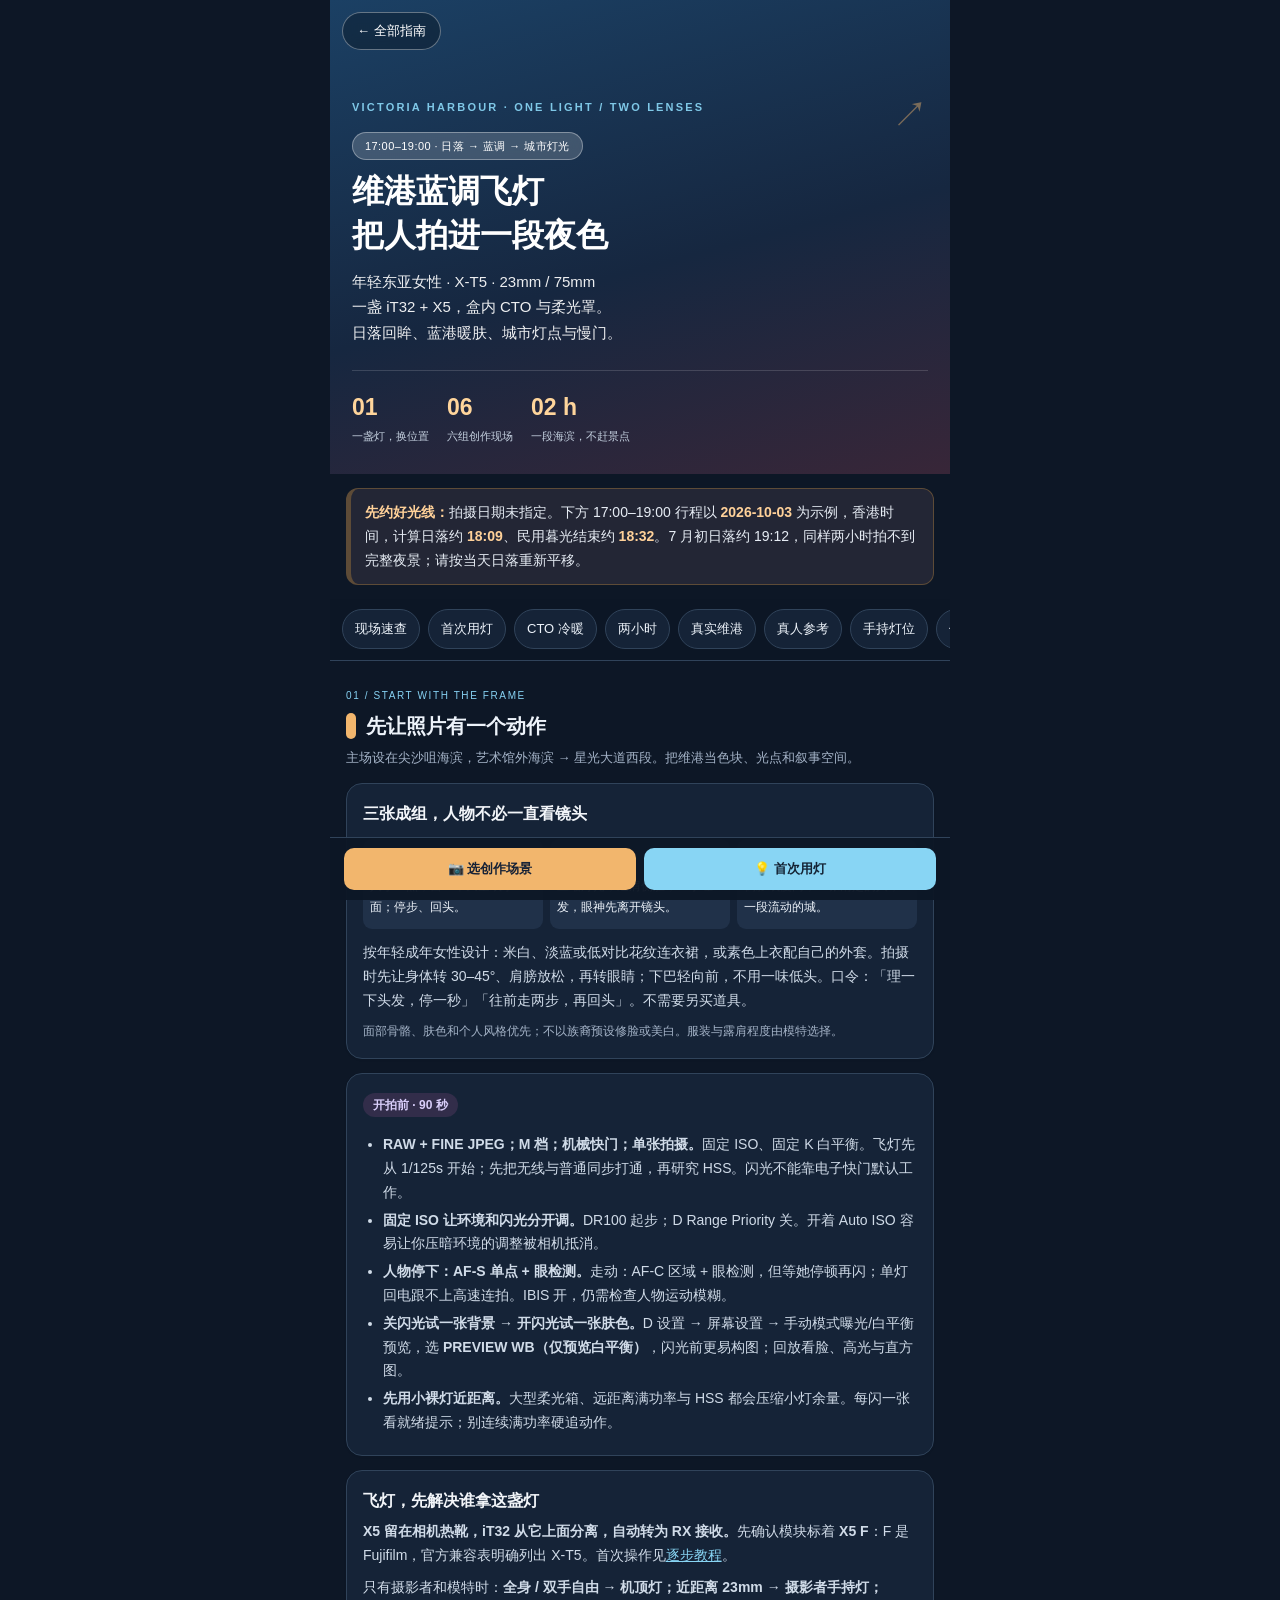
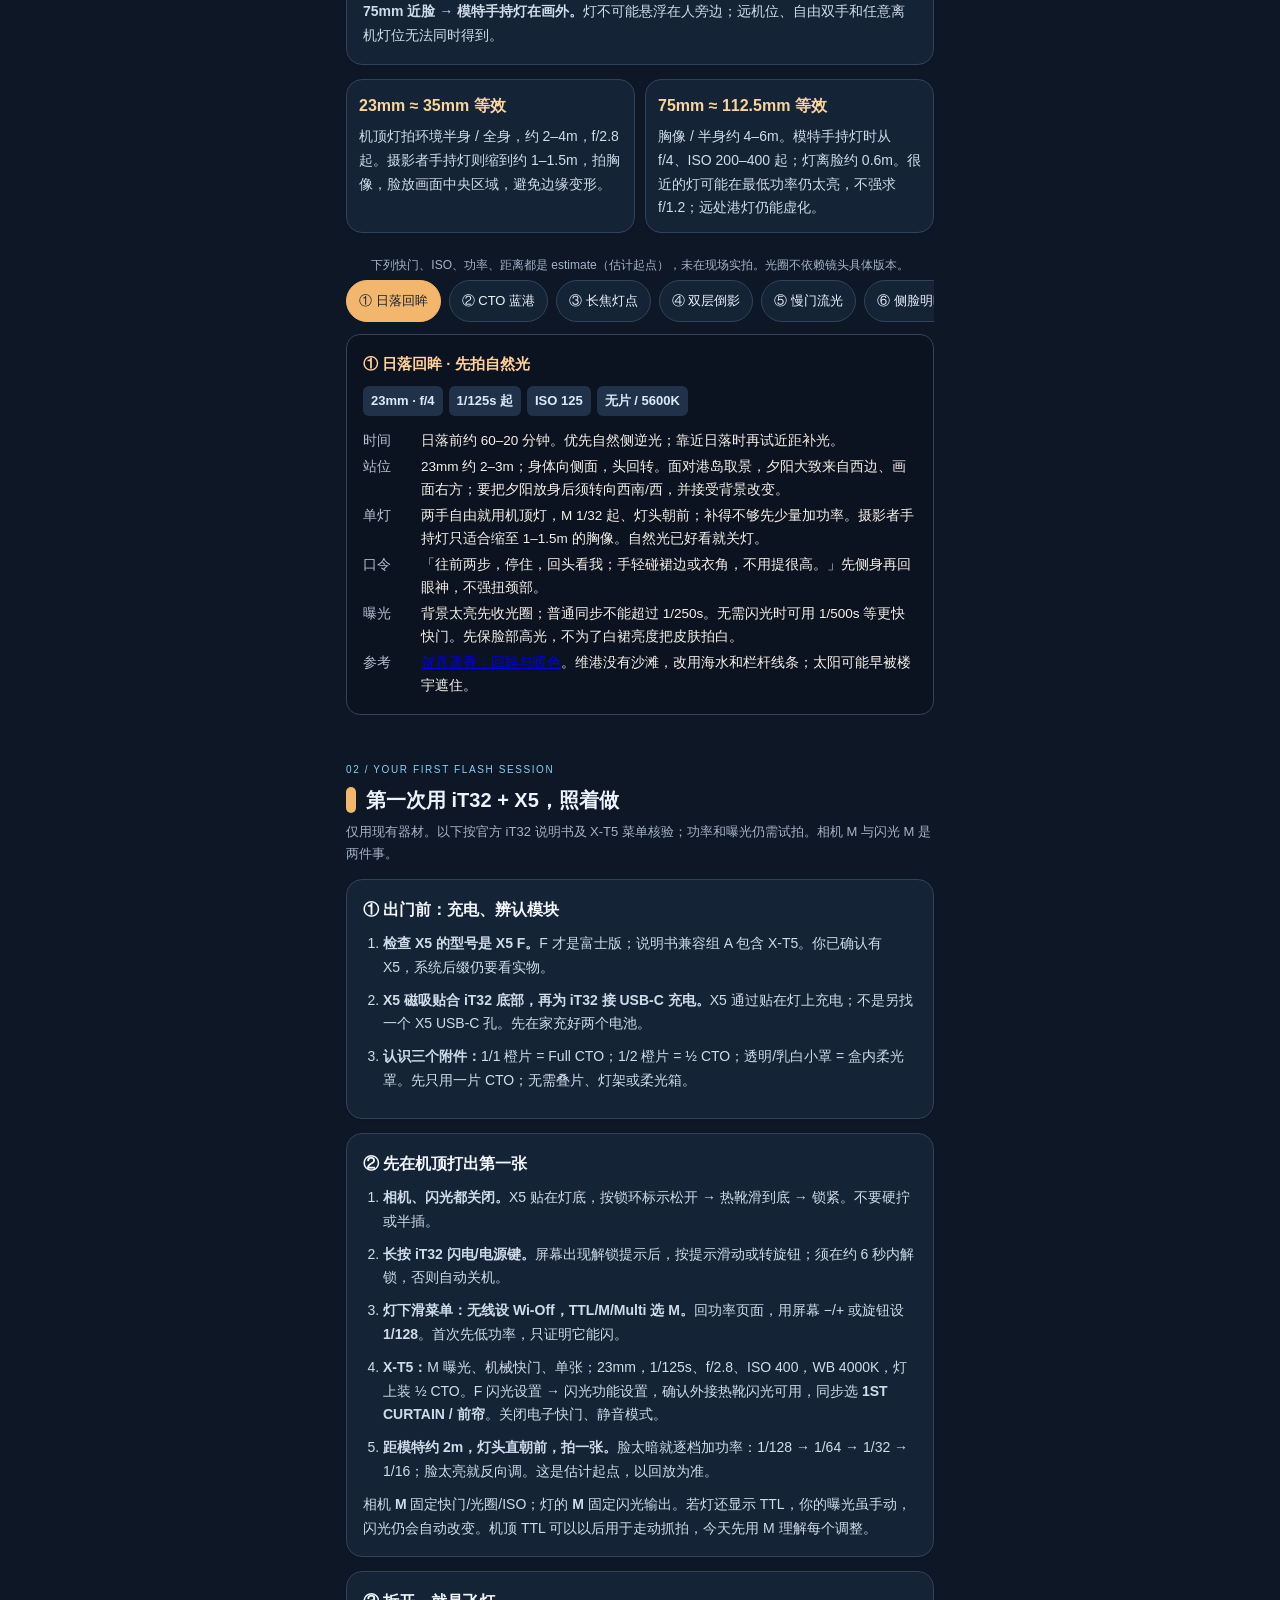
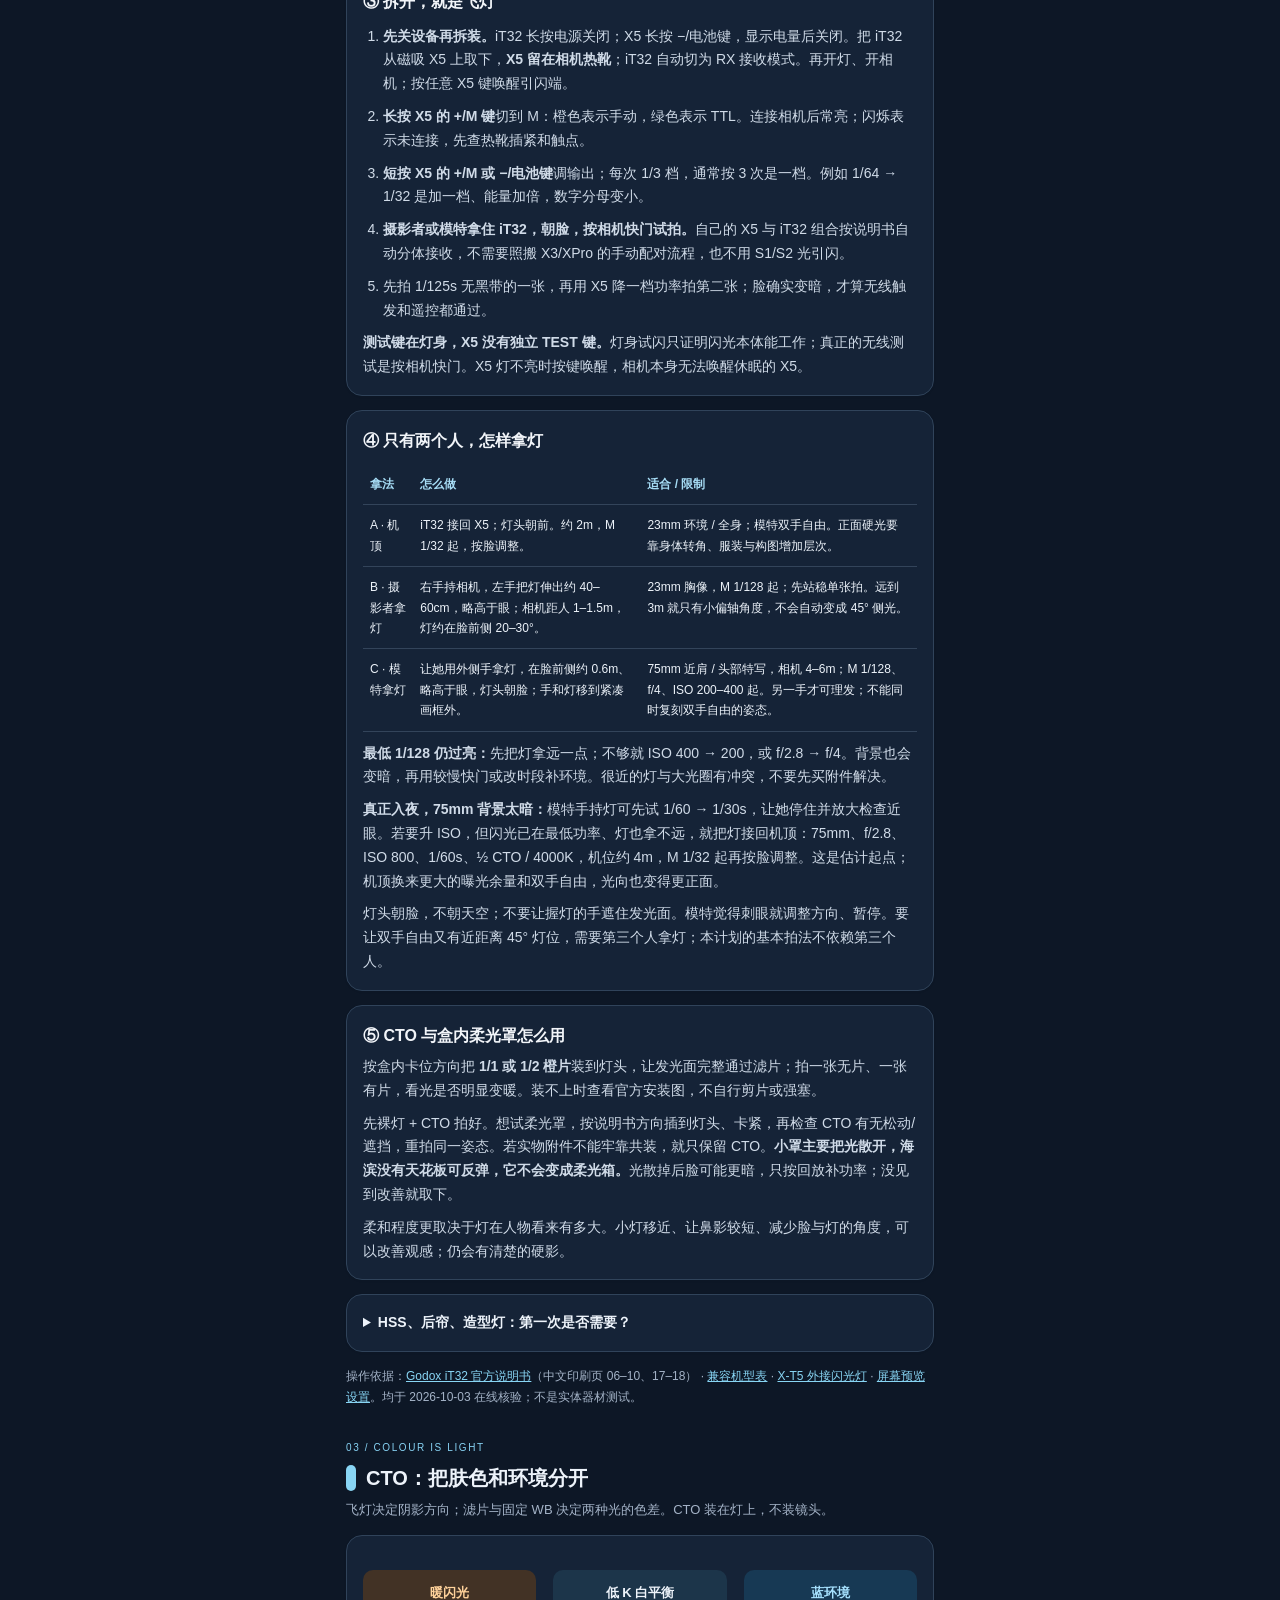
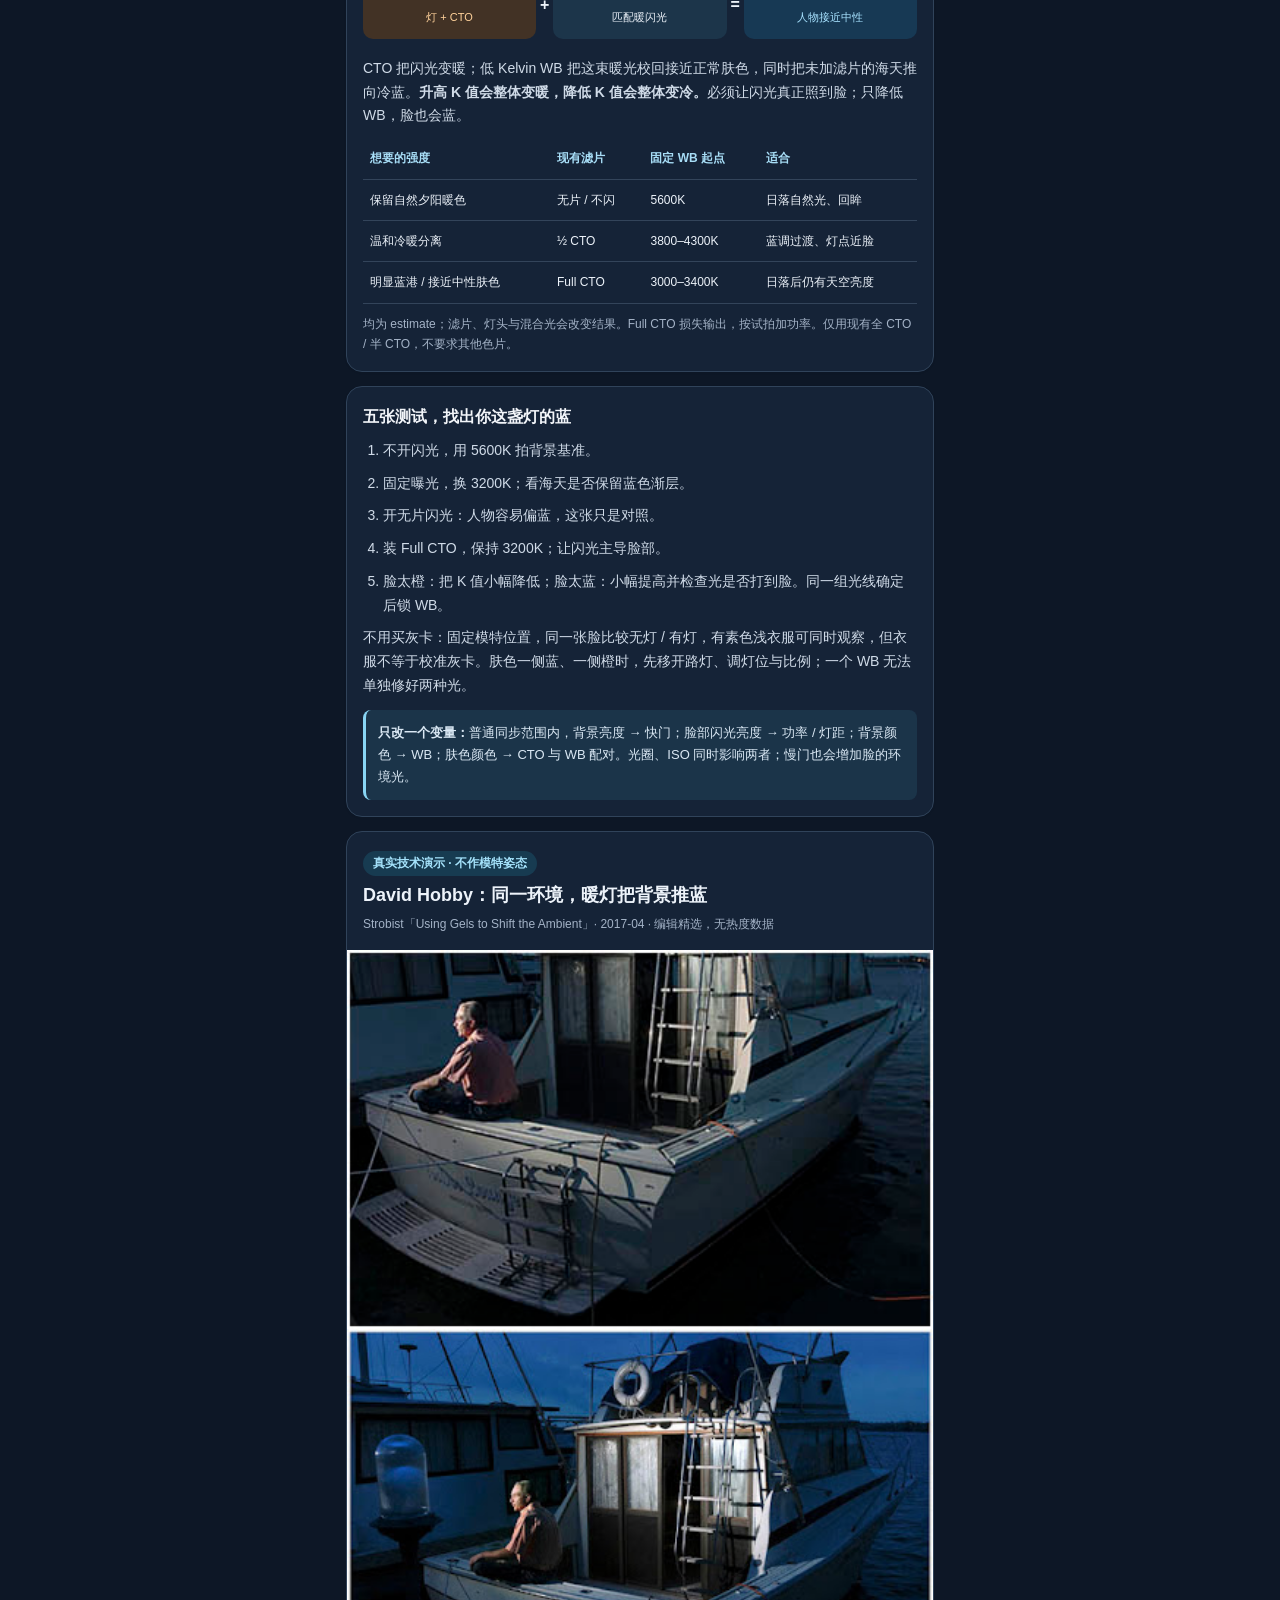
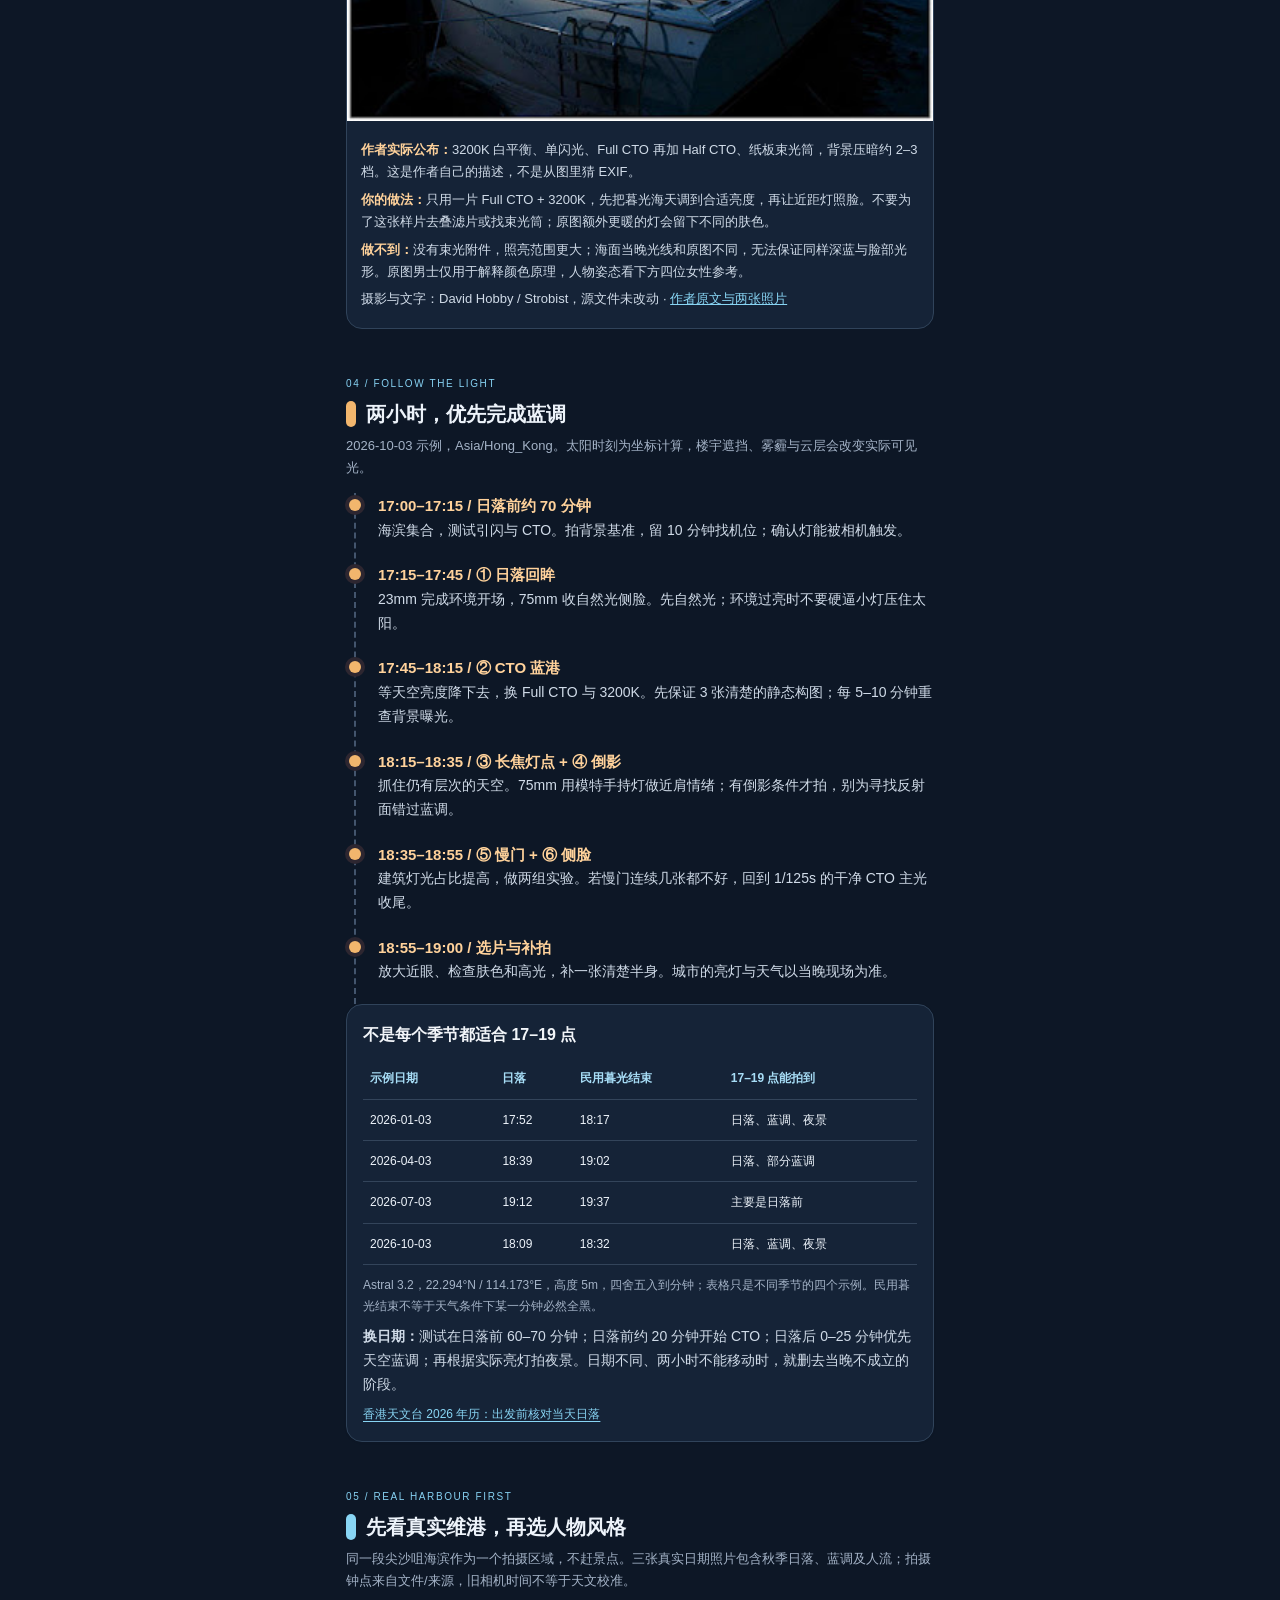
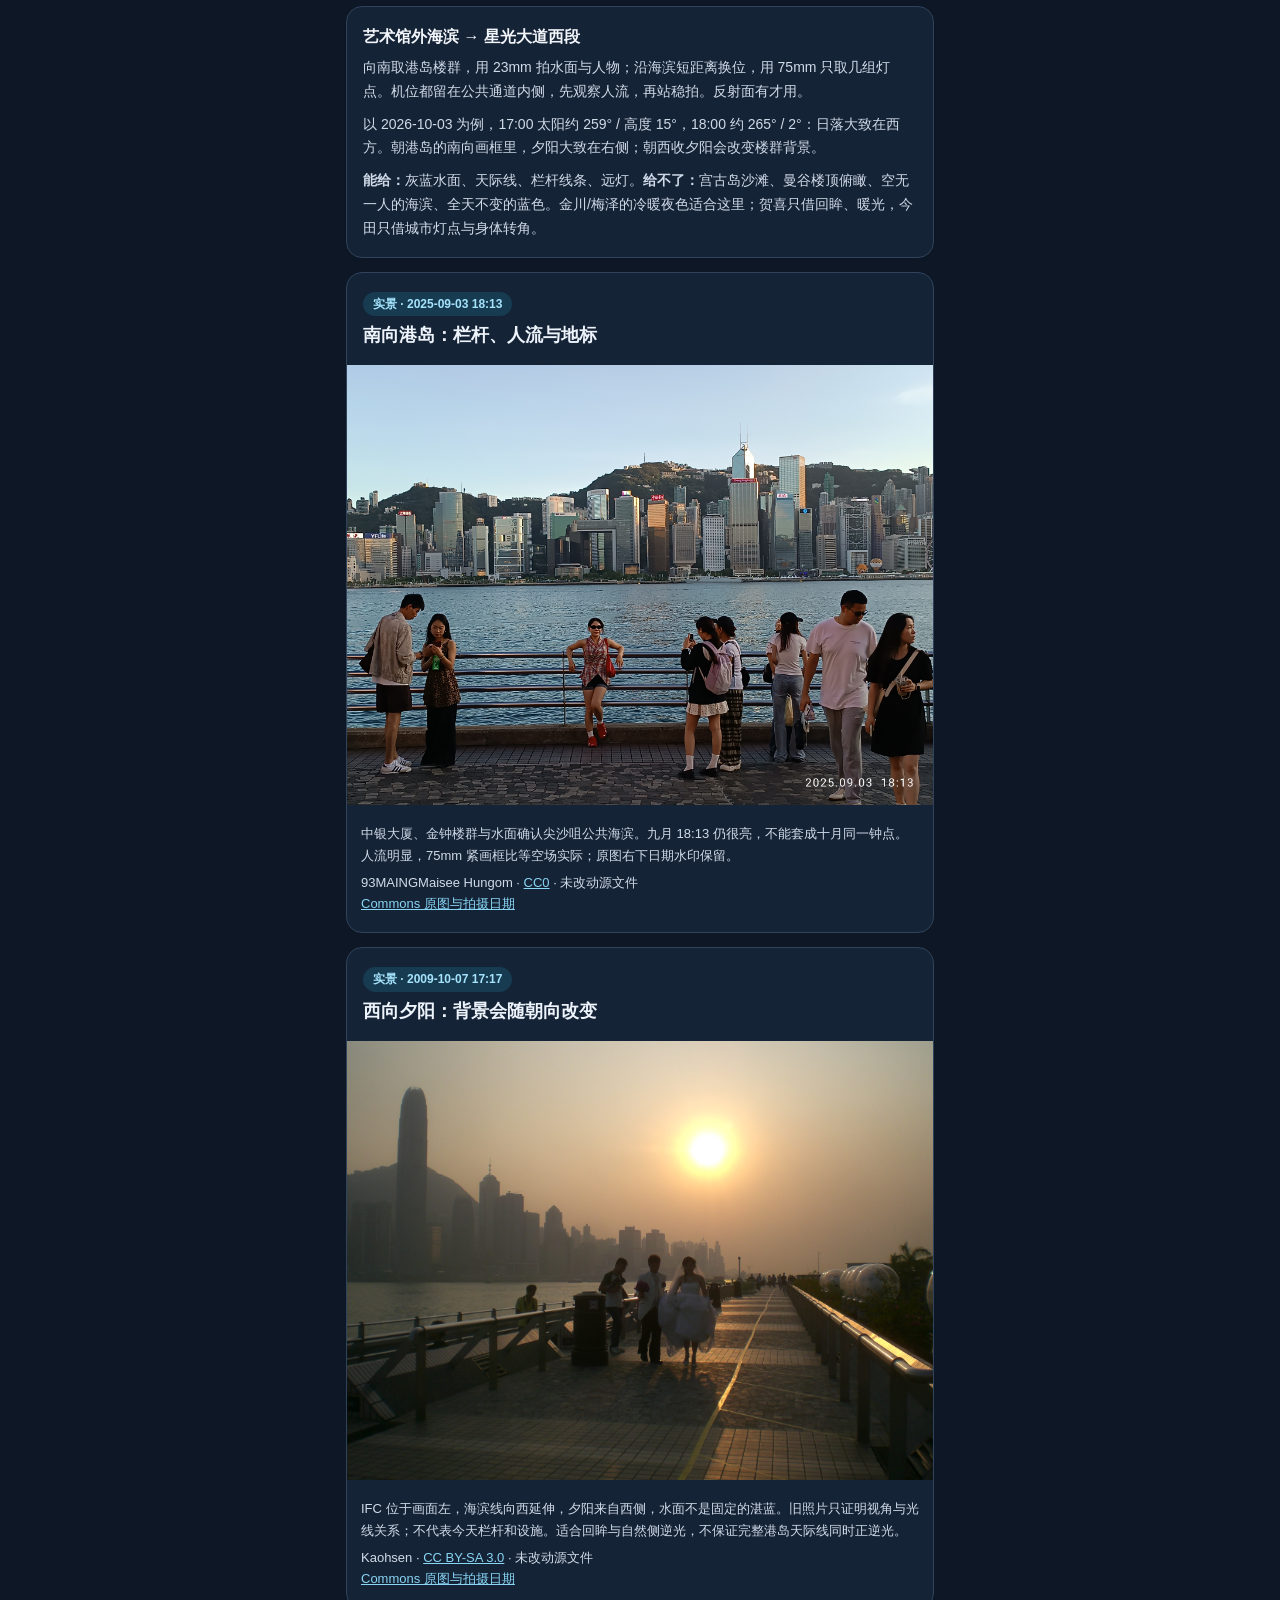
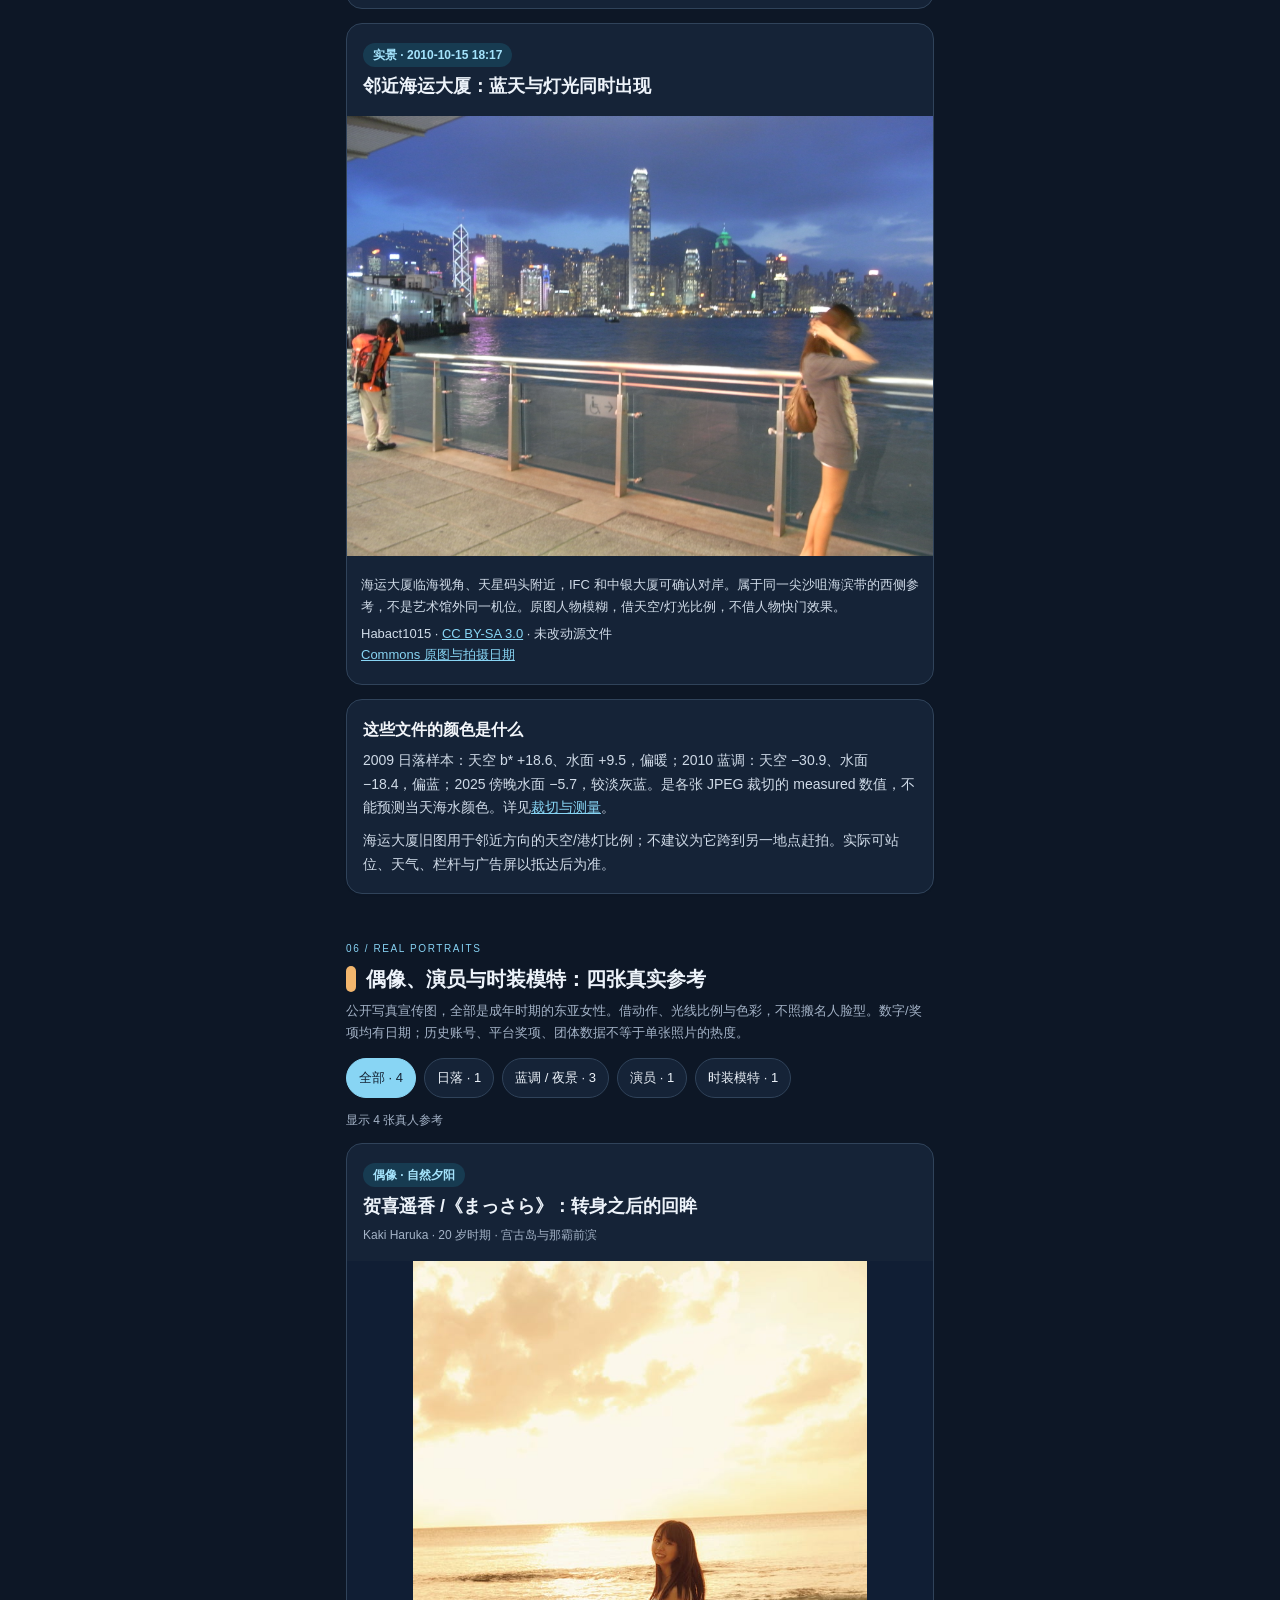
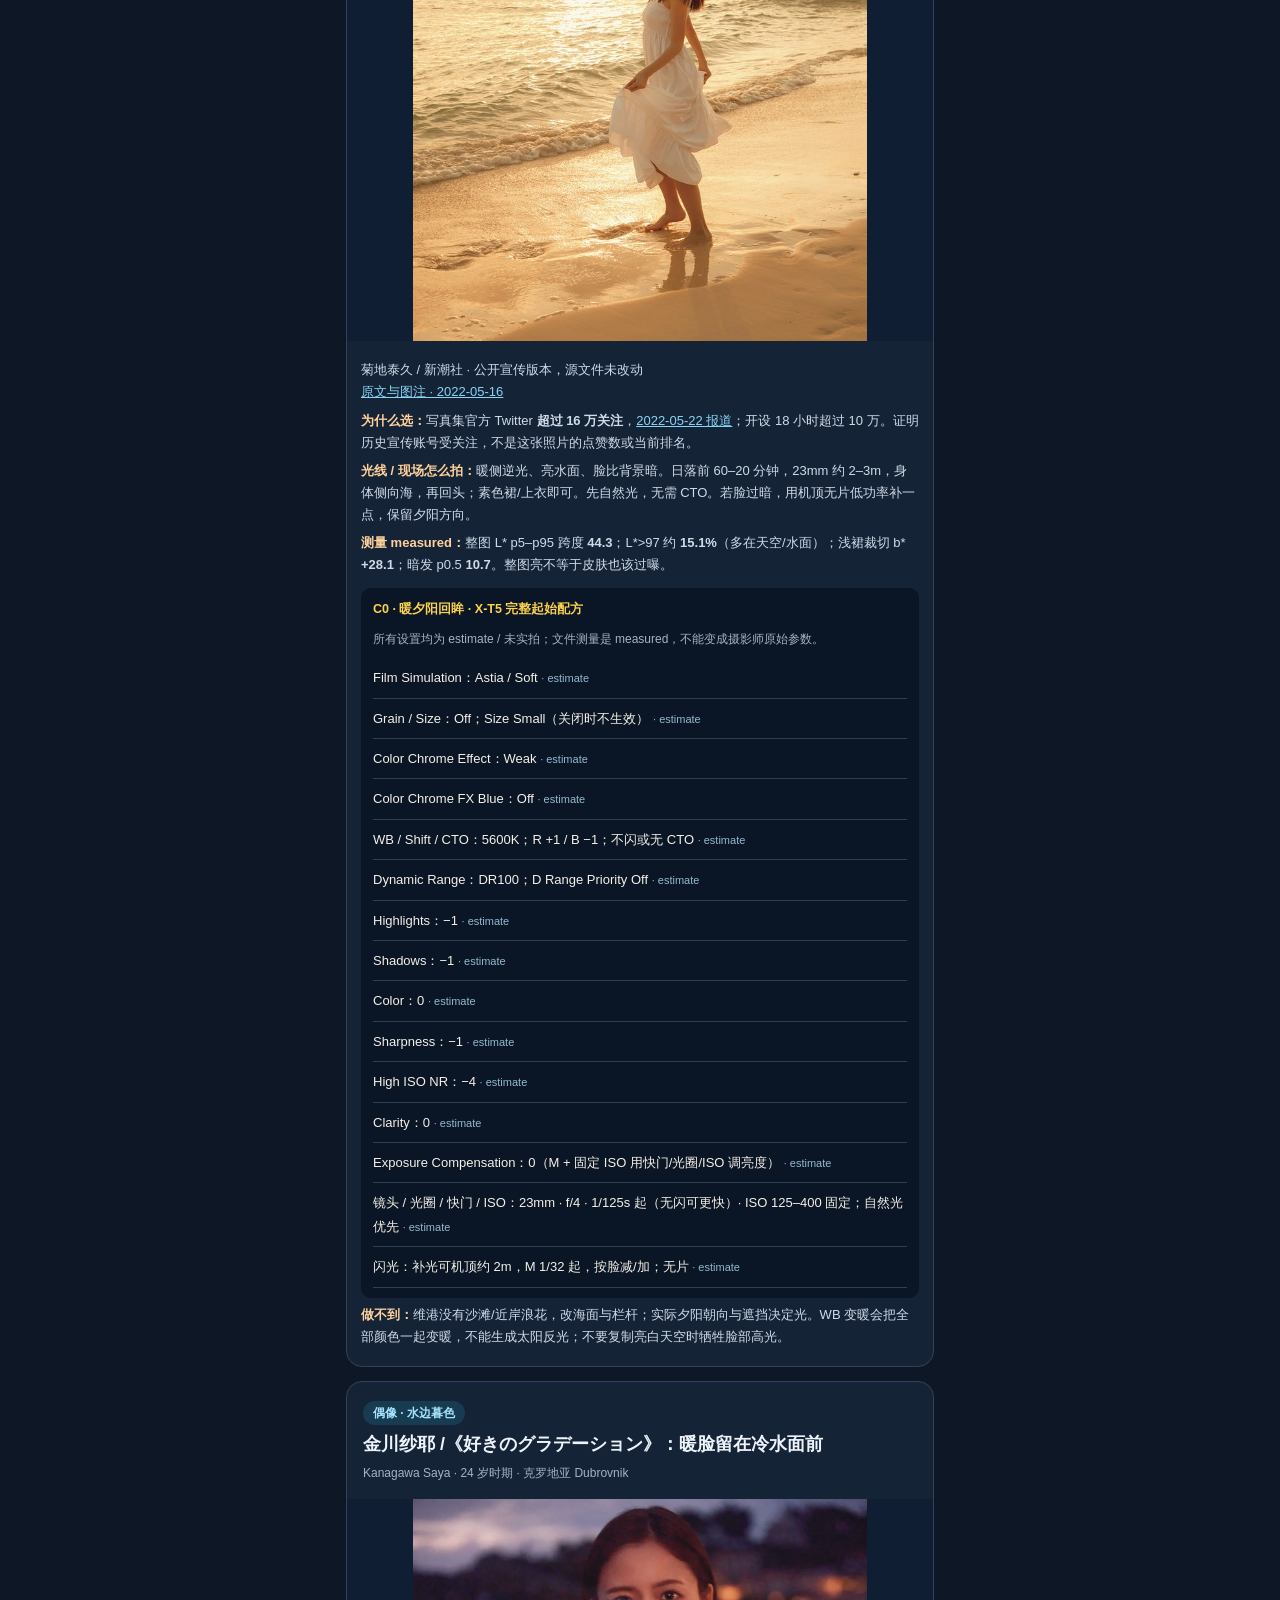
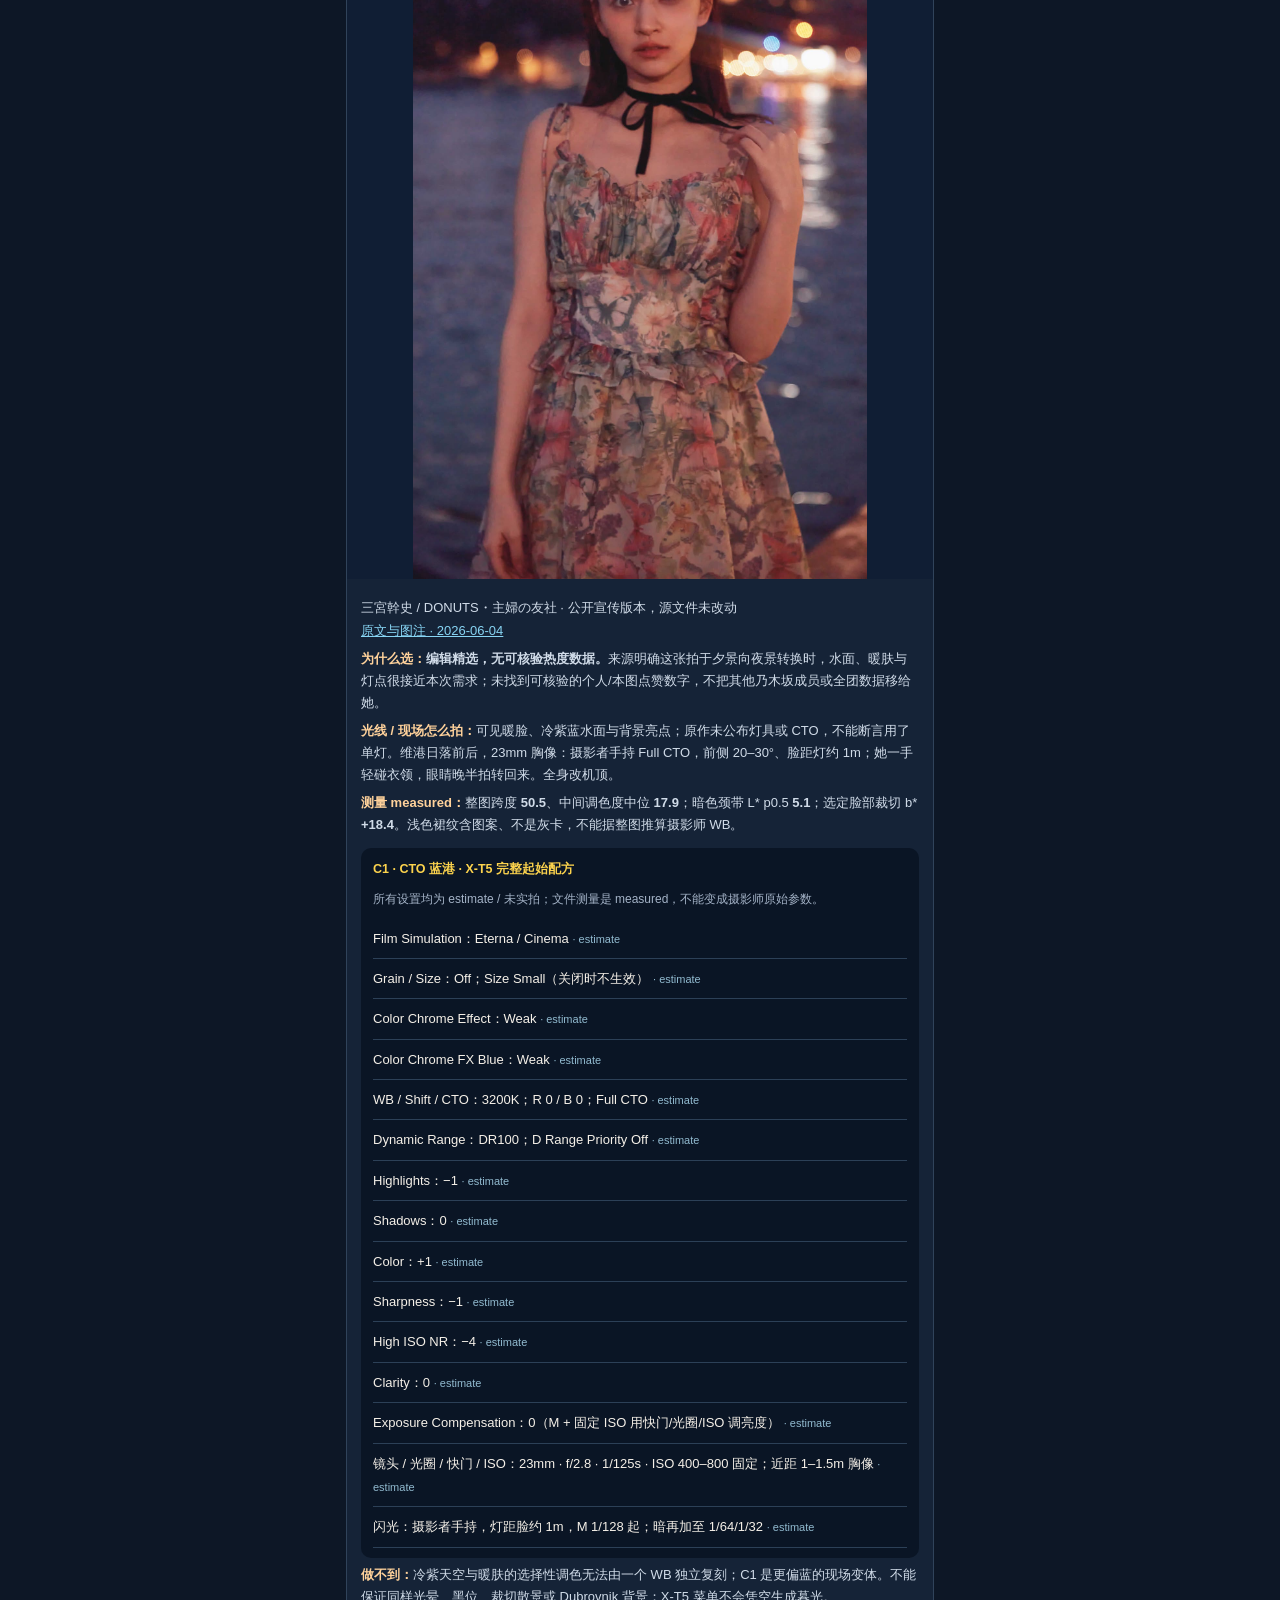
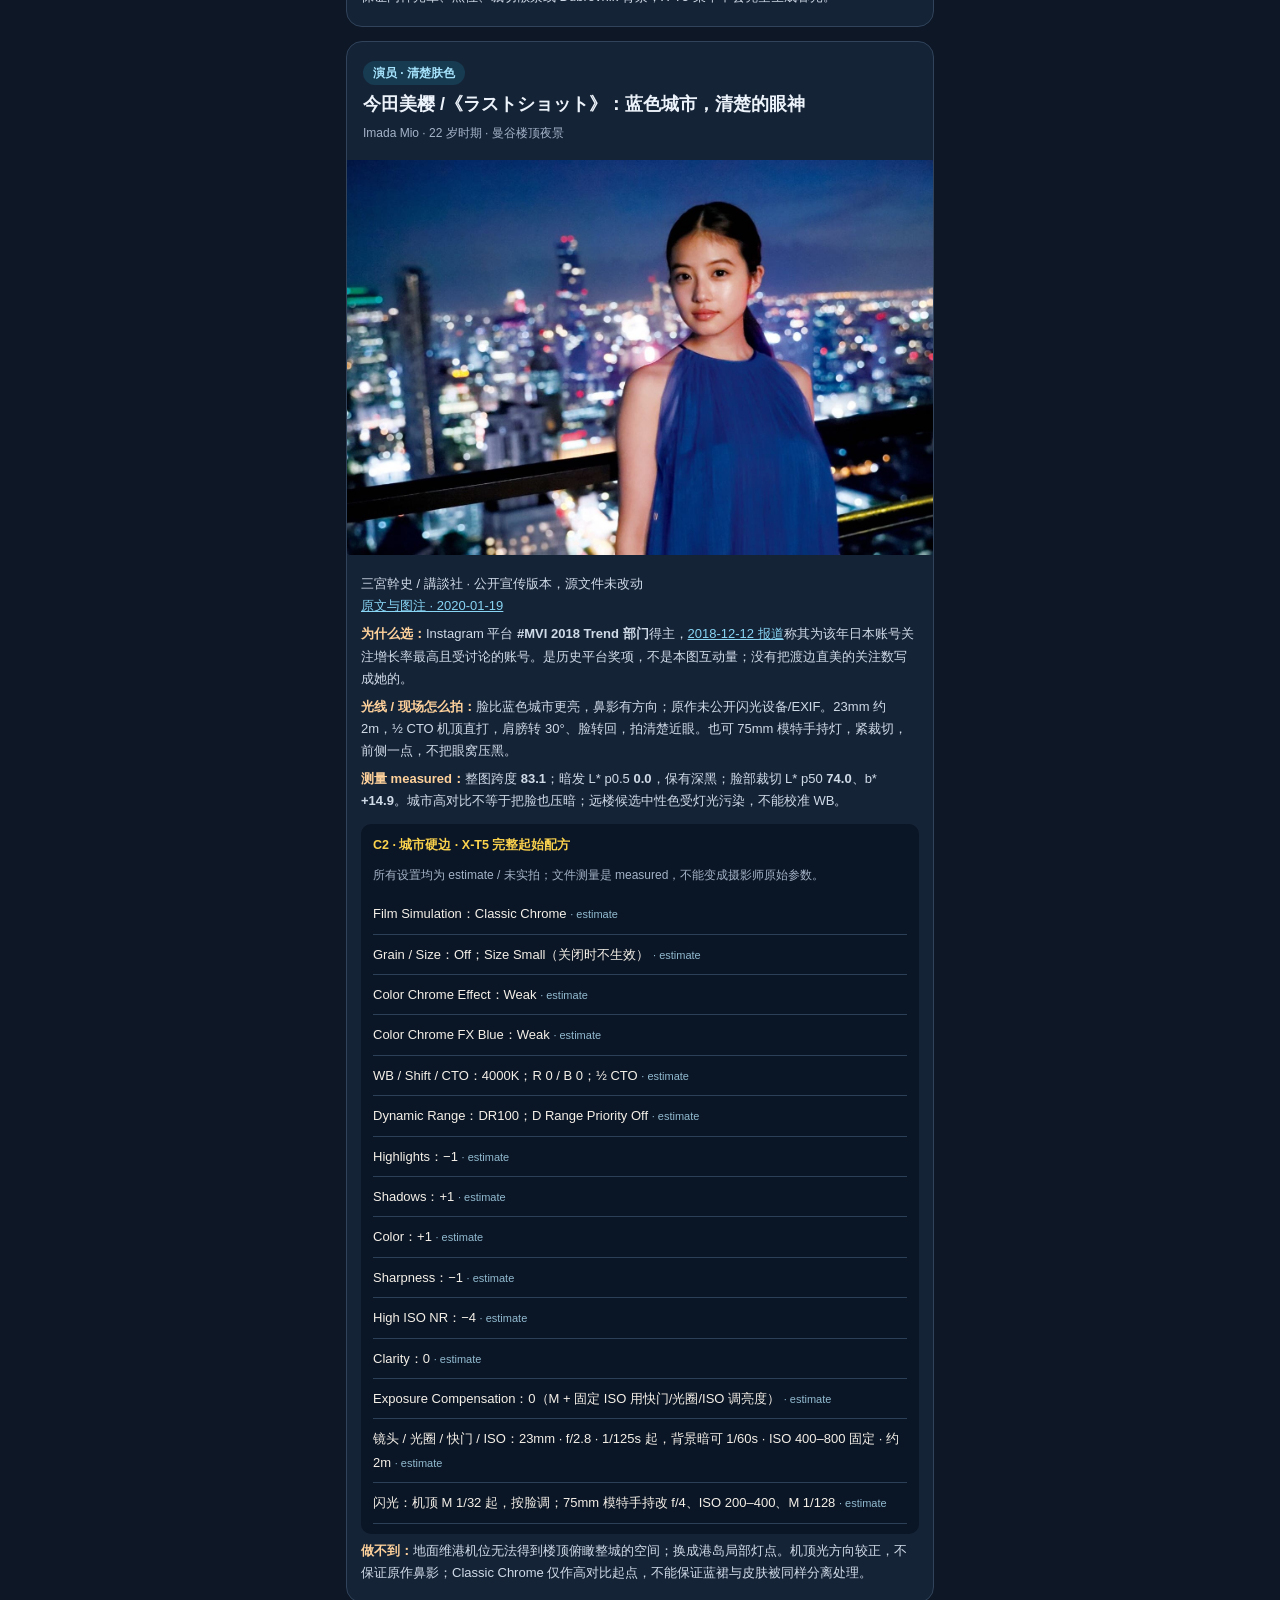
<file: victoria-night/index.html>
<!DOCTYPE html>
<html lang="zh-CN">
<head>
<meta charset="UTF-8">
<meta name="viewport" content="width=device-width, initial-scale=1.0, viewport-fit=cover">
<title>维港蓝调飞灯 · X‑T5 日落到夜景人像指南</title>
<meta name="description" content="年轻东亚女性人像：X-T5、23mm、75mm、Godox iT32/X5，仅用盒内 CTO 与柔光罩；真实偶像、演员、时装模特参考与首次飞灯操作。">
<link rel="stylesheet" href="../assets/guide.css">
<style>
:root{--bg:#0d1726;--card:#152337;--ink:#edf3fa;--muted:#a4b3c7;--accent:#f2b66d;--accent-soft:#2d2630;--line:#30435a;--sea:#88d5f4;--gold:#f2b66d}
body{max-width:620px}.hero{background:linear-gradient(165deg,#1b4064 0%,#162740 55%,#382638 100%);min-height:425px}.hero:after{display:none}.hero-text{position:relative;padding:92px 22px 28px}.hero-text h1{font-size:32px}.hero-text p{max-width:480px}.hero .eyebrow{font-size:11px;letter-spacing:.2em;color:var(--sea);font-weight:700;margin-bottom:14px}.hero .subline{font-size:15px;margin-top:12px}.hero .numbers{display:flex;gap:18px;margin-top:25px;padding-top:17px;border-top:1px solid #ffffff26}.numbers b{font-size:23px;color:#ffd59b}.numbers span{display:block;font-size:11px;color:#c4d0df}.hero .kicker{letter-spacing:.04em;font-size:11px}.hero-mark{position:absolute;right:22px;top:84px;color:#f2b66d;font-size:36px;opacity:.45}
.nav{background:#0d1726f5}.nav a{padding:8px 12px}.alert{background:#232635;border-color:#5d4b37;color:#e7edf5}.alert b{color:#ffd199}.card p,.card li,.ref .rcap p,.concept .cap p,.tl-item .what,.break p,.break li,.tips li{color:#d0dbe8}.card a,.ref a,.credits a,footer a{color:var(--sea)}.card h3{color:#f2f5f9}.card .micro{font-size:12px;color:var(--muted)}.card p+p{margin-top:9px}.card ul{margin-top:10px}.recipe{background:#0b1220;border:1px solid #33445a}.recipe h3{color:#ffd29b}.recipe dt{color:#b4bfd0}.recipe dd{font-weight:400}.field-scene dl{grid-template-columns:44px 1fr}.setting-strip b{background:#20324a;color:#dbe9f9}.scene-tab.active{color:#172236}.field-dock{max-width:620px;background:#0d1726f5}.field-dock a{color:#172236}.field-dock a:last-child{color:#142334}.tl-item .time{color:#ffd29b}.timeline{border-color:#43556d}.tl-item:before{background:#f2b66d;box-shadow:0 0 0 4px #2d2630}.tag.warn{background:#413521;color:#ffd29b}.tag.sea{background:#173b51;color:#a5e3fc}.tag.cam{background:#322d4a;color:#d9cefa}.table-wrap{overflow-x:auto;margin:10px 0}table{border-collapse:collapse;width:100%;min-width:340px;font-size:12px}th,td{text-align:left;border-bottom:1px solid #33445a;padding:10px 7px;vertical-align:top}th{color:#a7ddf6;font-weight:700}.note{font-size:12px!important;color:#a4b3c7!important}.formula{display:grid;grid-template-columns:1fr auto 1fr auto 1fr;align-items:center;gap:4px;text-align:center;margin:18px 0}.formula span{background:#1c354a;border-radius:10px;padding:12px 4px;font-size:13px;font-weight:700}.formula span.warm{background:#423225;color:#ffd29b}.formula span.blue{background:#173954;color:#a7e2ff}.formula small{display:block;font-size:11px;font-weight:400;margin-top:4px}.lighting{border:1px solid #33445a;border-radius:12px;overflow:hidden;margin:12px 0}.lighting figcaption{padding:9px 12px;font-size:11px;color:#adbdcf;background:#142238}.reference-photo{background:#101e34}.ref .album-head{padding:16px}.ref .how{background:#0a1525}.ref-filter.active{color:#142334}.ref .rcap p .k{color:#ffd29b}.recipe-list{list-style:none!important;padding:0!important}.recipe-list li{padding:8px 0;border-bottom:1px solid #2c4057;font-size:13px}.recipe-list .confidence{color:#92bbd0;font-size:11px}.checklist{list-style:none;padding-left:0!important}.checklist li{padding-left:23px;position:relative}.checklist li:before{content:'□';position:absolute;left:0;color:#90d3ec}.action{background:#1b3449;border-left:3px solid #88d5f4;padding:12px;border-radius:8px;margin-top:12px;font-size:13px;color:#dae8f4}.source-link{overflow-wrap:anywhere}.focus-note{color:#ffd29b!important;font-weight:600}.shot-strip{display:grid;grid-template-columns:repeat(3,1fr);gap:7px;margin:12px 0}.shot-strip div{background:#203149;border-radius:9px;padding:12px 7px;font-size:12px}.shot-strip b{display:block;color:#ffd29b;margin-bottom:5px}.section-label{font-size:10px;color:#86d1f2;letter-spacing:.16em;margin-bottom:5px}.lens-grid .card h3{color:#f8d59a}.mphoto figcaption{background:#16263c;color:#a4b3c7}.mphoto figcaption a{color:var(--sea)}.how a{color:#a7e2ff}footer{padding-bottom:24px}.credits{overflow-wrap:anywhere}details ul{padding-left:19px}
section,[id^="ref-"],[id^="recipe-"]{scroll-margin-top:74px}.card ol{font-size:14px;color:#d0dbe8}.card ol li{margin:9px 0}.technical-reference .reference-photo img{max-height:440px}.ref .how .note{margin:8px 0}.scene-evidence .reference-photo img{max-height:480px}
@media(max-width:359px){.hero-text h1{font-size:27px}.hero .numbers{gap:12px}.recipe dl{gap:8px}.shot-strip{grid-template-columns:1fr}.formula span{font-size:11px}}
@media print{
  :root{--bg:#fff;--ink:#111;--muted:#555;--card:#fff;--line:#ccc}
  .hero,.hero-text,.card p,.card li,.recipe,.recipe dd,.tl-item .what,.ref .rcap p{color:#111}
  .hero{background:#fff;min-height:0}.hero-text{padding:20px}
  .card,.recipe,.ref .how{background:#fff;color:#111}
  .recipe h3,.card h3,.tl-item .time,.ref .how b,.ref .rcap p .k{color:#222}
  .recipe dt,.section-label,.hero .eyebrow,.recipe-list .confidence{color:#555}
  .note{color:#555!important}
  .card a,.ref a,.credits a,footer a,.source-link{color:#0645ad}
  .setting-strip b{background:#eee;color:#111}
  .hero .numbers{border-color:#ccc}
  .hero .numbers b,.hero .numbers span,.shot-strip b{color:#333}
  .shot-strip div,.formula span,.formula span.warm,.formula span.blue,.action{background:#f5f5f5;color:#111;border:1px solid #ccc}
  .tag.sea,.tag.cam,.tag.warn{background:#eee;color:#222}
  .ref{break-inside:auto}.album-head,.reference-photo,.recipe-list li{break-inside:avoid}
  .ref .how{border:1px solid #ccc}.recipe-list li{border-color:#ddd}
  th{color:#222}th,td{border-color:#ccc}
}
</style>
</head>
<body>
<header class="hero">
  <a class="hero-back" href="../">← 全部指南</a><span class="hero-mark" aria-hidden="true">↗</span>
  <div class="hero-text">
    <p class="eyebrow">VICTORIA HARBOUR · ONE LIGHT / TWO LENSES</p>
    <span class="kicker">17:00–19:00 · 日落 → 蓝调 → 城市灯光</span>
    <h1>维港蓝调飞灯<br>把人拍进一段夜色</h1>
    <p class="subline">年轻东亚女性 · X‑T5 · 23mm / 75mm<br>一盏 iT32 + X5，盒内 CTO 与柔光罩。<br>日落回眸、蓝港暖肤、城市灯点与慢门。</p>
    <div class="numbers"><div><b>01</b><span>一盏灯，换位置</span></div>
<div><b>06</b><span>六组创作现场</span></div>
<div><b>02 h</b><span>一段海滨，不赶景点</span></div></div>
  </div>
</header>
<div class="alert"><b>先约好光线：</b>拍摄日期未指定。下方 17:00–19:00 行程以 <b>2026‑10‑03</b> 为示例，香港时间，计算日落约 <b>18:09</b>、民用暮光结束约 <b>18:32</b>。7 月初日落约 19:12，同样两小时拍不到完整夜景；请按当天日落重新平移。</div>
<nav class="nav" aria-label="指南章节"><a href="#camera">现场速查</a><a href="#flash">首次用灯</a><a href="#gel">CTO 冷暖</a><a href="#plan">两小时</a><a href="#intel">真实维港</a><a href="#reflib">真人参考</a><a href="#lighting">手持灯位</a><a href="#recipes">保存配方</a><a href="#rescue">排错</a></nav>

<section id="camera">
  <p class="section-label">01 / START WITH THE FRAME</p>
  <div class="sec-head"><span class="dot" style="background:var(--gold)"></span><h2>先让照片有一个动作</h2></div>
  <p class="sec-sub">主场设在尖沙咀海滨，艺术馆外海滨 → 星光大道西段。把维港当色块、光点和叙事空间。</p>
  <div class="card"><h3>三张成组，人物不必一直看镜头</h3><div class="shot-strip"><div><b>23mm / 开场</b>人小一点，留一半天空或水面；停步、回头。</div>
<div><b>75mm / 情绪</b>压缩灯光，近肩侧脸；一手理发，眼神先离开镜头。</div>
<div><b>23mm / 结尾</b>倒影或慢门；一张清楚的人，一段流动的城。</div></div><p>按年轻成年女性设计：米白、淡蓝或低对比花纹连衣裙，或素色上衣配自己的外套。拍摄时先让身体转 30–45°、肩膀放松，再转眼睛；下巴轻向前，不用一味低头。口令：「理一下头发，停一秒」「往前走两步，再回头」。不需要另买道具。</p>
<p class="note">面部骨骼、肤色和个人风格优先；不以族裔预设修脸或美白。服装与露肩程度由模特选择。</p></div>
  <div class="card"><span class="tag cam">开拍前 · 90 秒</span><ul>
    <li><b>RAW + FINE JPEG；M 档；机械快门；单张拍摄。</b>固定 ISO、固定 K 白平衡。飞灯先从 1/125s 开始；先把无线与普通同步打通，再研究 HSS。闪光不能靠电子快门默认工作。</li>

    <li><b>固定 ISO 让环境和闪光分开调。</b>DR100 起步；D Range Priority 关。开着 Auto ISO 容易让你压暗环境的调整被相机抵消。</li>

    <li><b>人物停下：AF‑S 单点 + 眼检测。</b>走动：AF‑C 区域 + 眼检测，但等她停顿再闪；单灯回电跟不上高速连拍。IBIS 开，仍需检查人物运动模糊。</li>

    <li><b>关闪光试一张背景 → 开闪光试一张肤色。</b>D 设置 → 屏幕设置 → 手动模式曝光/白平衡预览，选 <b>PREVIEW WB（仅预览白平衡）</b>，闪光前更易构图；回放看脸、高光与直方图。</li>

    <li><b>先用小裸灯近距离。</b>大型柔光箱、远距离满功率与 HSS 都会压缩小灯余量。每闪一张看就绪提示；别连续满功率硬追动作。</li>

  </ul></div>
  <div class="card"><h3>飞灯，先解决谁拿这盏灯</h3><p><b>X5 留在相机热靴，iT32 从它上面分离，自动转为 RX 接收。</b>先确认模块标着 <b>X5 F</b>：F 是 Fujifilm，官方兼容表明确列出 X‑T5。首次操作见<a href="#flash">逐步教程</a>。</p>
<p>只有摄影者和模特时：<b>全身 / 双手自由 → 机顶灯；近距离 23mm → 摄影者手持灯；75mm 近脸 → 模特手持灯在画外。</b>灯不可能悬浮在人旁边；远机位、自由双手和任意离机灯位无法同时得到。</p></div>
  <div class="lens-grid"><div class="card"><h3>23mm ≈ 35mm 等效</h3><p>机顶灯拍环境半身 / 全身，约 2–4m，f/2.8 起。摄影者手持灯则缩到约 1–1.5m，拍胸像，脸放画面中央区域，避免边缘变形。</p></div>
<div class="card"><h3>75mm ≈ 112.5mm 等效</h3><p>胸像 / 半身约 4–6m。模特手持灯时从 f/4、ISO 200–400 起；灯离脸约 0.6m。很近的灯可能在最低功率仍太亮，不强求 f/1.2；远处港灯仍能虚化。</p></div></div>
  <p class="hint">下列快门、ISO、功率、距离都是 estimate（估计起点），未在现场实拍。光圈不依赖镜头具体版本。</p>
  <div class="scene-tabs" role="group" aria-label="选择创作场景">
    <button class="scene-tab active" type="button" data-scene="sunset" aria-pressed="true">① 日落回眸</button><button class="scene-tab" type="button" data-scene="cto" aria-pressed="false">② CTO 蓝港</button><button class="scene-tab" type="button" data-scene="tele" aria-pressed="false">③ 长焦灯点</button><button class="scene-tab" type="button" data-scene="reflection" aria-pressed="false">④ 双层倒影</button><button class="scene-tab" type="button" data-scene="drag" aria-pressed="false">⑤ 慢门流光</button><button class="scene-tab" type="button" data-scene="rim" aria-pressed="false">⑥ 侧脸明暗</button>
  </div>
  <article class="field-scene recipe" id="scene-sunset" data-scene-panel="sunset"><h3>① 日落回眸 · 先拍自然光</h3><div class="setting-strip"><b>23mm · f/4</b><b>1/125s 起</b><b>ISO 125</b><b>无片 / 5600K</b></div><dl><dt>时间</dt><dd>日落前约 60–20 分钟。优先自然侧逆光；靠近日落时再试近距补光。</dd>
<dt>站位</dt><dd>23mm 约 2–3m；身体向侧面，头回转。面对港岛取景，夕阳大致来自西边、画面右方；要把夕阳放身后须转向西南/西，并接受背景改变。</dd>
<dt>单灯</dt><dd>两手自由就用机顶灯，M 1/32 起、灯头朝前；补得不够先少量加功率。摄影者手持灯只适合缩至 1–1.5m 的胸像。自然光已好看就关灯。</dd>
<dt>口令</dt><dd>「往前两步，停住，回头看我；手轻碰裙边或衣角，不用提很高。」先侧身再回眼神，不强扭颈部。</dd>
<dt>曝光</dt><dd>背景太亮先收光圈；普通同步不能超过 1/250s。无需闪光时可用 1/500s 等更快快门。先保脸部高光，不为了白裙亮度把皮肤拍白。</dd>
<dt>参考</dt><dd><a href="#ref-kaki">贺喜遥香：回眸与暖色</a>。维港没有沙滩，改用海水和栏杆线条；太阳可能早被楼宇遮住。</dd>
</dl></article>

  <article class="field-scene recipe" id="scene-cto" data-scene-panel="cto" hidden><h3>② CTO 蓝港 · 暖肤与蓝天分开</h3><div class="setting-strip"><b>23mm · f/2.8</b><b>1/125s</b><b>ISO 400–800</b><b>Full CTO / 3200K</b></div><dl><dt>时间</dt><dd>日落前后到民用暮光结束；有天空层次时先完成，不能等全黑再造出蓝天。</dd>
<dt>拿灯</dt><dd>近距离胸像：摄影者左手拿灯、右手持相机；机位距人 1–1.5m，灯偏出 40–60cm，稍高于眼，朝脸。约前侧 20–30°，不是凭空放在 45°。</dd>
<dt>功率</dt><dd>Full CTO，M 1/128 起，脸暗再升至 1/64、1/32。全身/三米环境构图改为机顶灯，约 1/32 起，以回放调整。</dd>
<dt>口令</dt><dd>「肩膀转开一点，手指轻碰衣领；看海面，停一下，再只转眼睛看我。」确保灯和手留在画外。</dd>
<dt>曝光</dt><dd>先关灯压好海天，再开灯只调脸。背景暗可 1/125 → 1/60s 或升 ISO；ISO 翻倍时试把灯降一档。</dd>
<dt>参考</dt><dd><a href="#ref-kanagawa">金川纱耶：冷水面、暖脸与近处手势</a>。原图偏紫且经过处理；Full CTO + 3200K 是更蓝的创作变体。</dd>
</dl></article>

  <article class="field-scene recipe" id="scene-tele" data-scene-panel="tele" hidden><h3>③ 长焦灯点 · 模特拿灯，相机退远</h3><div class="setting-strip"><b>75mm · f/4</b><b>1/125s 起</b><b>ISO 200–400</b><b>½ CTO / 4000K</b></div><dl><dt>时间</dt><dd>蓝调后半段，城市灯开始明显时；实际点灯、雾霾与招牌色以当晚为准。</dd>
<dt>拿灯</dt><dd>相机离人约 4–6m，紧凑近肩/头部画框。模特外侧手拿灯，在脸前侧约 0.6m、略高于眼；只用另一手理发。先检查灯、手、手臂是否入镜。</dd>
<dt>功率</dt><dd>最低 M 1/128 起。若仍太亮，灯远移或 f/4 → f/5.6、ISO 400 → 200；不要坚持 f/1.2。快门按背景可降到 1/60s，提醒她停住。</dd>
<dt>口令</dt><dd>「头轻靠向空着的手，肩膀放松，先看我旁边，再看镜头。」灯位固定，脸只小幅转动，避免阴影忽然跨过眼睛。</dd>
<dt>背景</dt><dd>75mm 先挑远处一小块楼宇灯点，避开亮点贴眼睛或头顶。大散景要靠背景远、画框紧；不是只靠最大光圈。</dd>
<dt>参考</dt><dd><a href="#ref-umezawa">梅泽美波：头倾与手理发</a>。无法把灯藏出半身画框就改紧裁切；双手自由的全身回到机顶灯。</dd>
</dl></article>

  <article class="field-scene recipe" id="scene-reflection" data-scene-panel="reflection" hidden><h3>④ 双层倒影 · 不另带反光工具</h3><div class="setting-strip"><b>23mm · f/2.8</b><b>1/60s</b><b>ISO 400–800</b><b>½ CTO / 4000K</b></div><dl><dt>条件</dt><dd>只用现场已有的干净玻璃或小水洼；没有就拍栏杆线条与负空间。当天不一定有可用反射，不制造水洼。</dd>
<dt>拿灯</dt><dd>先用机顶灯、人物约 2m，M 1/32 起；反射面出现白色闪光斑时改角度。近距摄影者手持灯可偏离镜面反射方向。</dd>
<dt>构图</dt><dd>脸落在清楚的一层，反射只占下方或侧面约三分之一。相机靠近反射面但不把镜头触上去。</dd>
<dt>口令</dt><dd>「身体侧一点，手碰袖口；视线落在水面，再慢慢抬眼。」让她停住而不是同时摆动。</dd>
<dt>检查</dt><dd>不开灯看反射，开灯再看白斑和自己的倒影。不要为了低机位跨栏杆或堵人流。没有同条件真人参考，此组是构图实验，颜色沿用 <a href="#recipe-c2">C2</a>。</dd>
</dl></article>

  <article class="field-scene recipe" id="scene-drag" data-scene-panel="drag" hidden><h3>⑤ 慢门流光 · 先机顶，双手稳定持机</h3><div class="setting-strip"><b>23mm · f/4</b><b>1/8–1/15s</b><b>ISO 200–400</b><b>Full CTO / 3200K</b></div><dl><dt>拿灯</dt><dd>iT32 接回 X5，机顶正向灯；相机约 2m。用双手持相机，避免一手拿灯、一手同时转动相机。M 1/64 起，按回放调整。</dd>
<dt>准备</dt><dd>选脸前环境光较弱的位置。先关灯重新设背景；1/8s 比 1/125s 多记约 4 档环境光，不能直接沿用之前的 ISO/光圈。</dd>
<dt>动作</dt><dd>「保持脸不动，看着这里。」前帘闪光亮起后，在本次曝光里做小幅水平转动；第一张完全不转作基准，之后每次只增加一点幅度。</dd>
<dt>同步</dt><dd>先前帘；可选后帘的官方操作见 <a href="#flash">首次用灯</a>。后帘把闪光放在末尾，仍需控制脸部环境曝光。</dd>
<dt>检查</dt><dd>环境光已在曝光中记录到脸，就会有重影。先移离路灯或降低 ISO/收光圈，再相应补闪光；失败几张就回 1/125s 收清楚照片。沿用 <a href="#recipe-c1">C1</a> 色彩，慢门是实验，不是原图摄影师设置。</dd>
</dl></article>

  <article class="field-scene recipe" id="scene-rim" data-scene-panel="rim" hidden><h3>⑥ 侧脸明暗 · 一盏灯拍出方向</h3><div class="setting-strip"><b>75mm · f/4</b><b>1/125s 起</b><b>ISO 200–400</b><b>Full CTO / 3200K</b></div><dl><dt>拿灯</dt><dd>延续模特手持，灯在脸前侧约 45°、约 0.6m、稍高于眼，M 1/128 起。机位 4–6m，紧凑近肩构图；让拿灯的一侧肩和手尽量出画。</dd>
<dt>口令</dt><dd>「身体侧开，脸缓慢转向灯一点；停在近眼还有光的位置。」露出两眼或完整侧脸，避免鼻尖与远侧脸粘成一条线。</dd>
<dt>调整</dt><dd>鼻影太长：灯向正前移一点；眼窝黑：降低灯位。皮肤亮面太强先减功率/拉开灯距，最低档仍亮就收光圈或降 ISO。</dd>
<dt>单灯</dt><dd>前侧灯做主光，暗侧靠环境留轮廓。本套器材没有人在身后拿灯，不能同时安排独立前主光与发丝轮廓光。</dd>
<dt>参考</dt><dd>从 <a href="#ref-imada">今田美樱</a> 的身体转角与清楚近眼开始，再让影子稍深；先以舒服的表情为准，不为模仿姿态硬压头颈。</dd>
</dl></article>

</section>

<section id="flash"><p class="section-label">02 / YOUR FIRST FLASH SESSION</p>
<div class="sec-head"><span class="dot" style="background:var(--gold)"></span><h2>第一次用 iT32 + X5，照着做</h2></div><p class="sec-sub">仅用现有器材。以下按官方 iT32 说明书及 X‑T5 菜单核验；功率和曝光仍需试拍。相机 M 与闪光 M 是两件事。</p>
  <div class="card"><h3>① 出门前：充电、辨认模块</h3><ol style="padding-left:20px"><li><b>检查 X5 的型号是 X5 F。</b>F 才是富士版；说明书兼容组 A 包含 X‑T5。你已确认有 X5，系统后缀仍要看实物。</li>
<li><b>X5 磁吸贴合 iT32 底部，再为 iT32 接 USB‑C 充电。</b>X5 通过贴在灯上充电；不是另找一个 X5 USB‑C 孔。先在家充好两个电池。</li>
<li><b>认识三个附件：</b>1/1 橙片 = Full CTO；1/2 橙片 = ½ CTO；透明/乳白小罩 = 盒内柔光罩。先只用一片 CTO；无需叠片、灯架或柔光箱。</li>
</ol></div>
  <div class="card"><h3>② 先在机顶打出第一张</h3><ol style="padding-left:20px"><li><b>相机、闪光都关闭。</b>X5 贴在灯底，按锁环标示松开 → 热靴滑到底 → 锁紧。不要硬拧或半插。</li>
<li><b>长按 iT32 闪电/电源键。</b>屏幕出现解锁提示后，按提示滑动或转旋钮；须在约 6 秒内解锁，否则自动关机。</li>
<li><b>灯下滑菜单：无线设 Wi‑Off，TTL/M/Multi 选 M。</b>回功率页面，用屏幕 −/+ 或旋钮设 <b>1/128</b>。首次先低功率，只证明它能闪。</li>
<li><b>X‑T5：</b>M 曝光、机械快门、单张；23mm，1/125s、f/2.8、ISO 400，WB 4000K，灯上装 ½ CTO。F 闪光设置 → 闪光功能设置，确认外接热靴闪光可用，同步选 <b>1ST CURTAIN / 前帘</b>。关闭电子快门、静音模式。</li>
<li><b>距模特约 2m，灯头直朝前，拍一张。</b>脸太暗就逐档加功率：1/128 → 1/64 → 1/32 → 1/16；脸太亮就反向调。这是估计起点，以回放为准。</li>
</ol><p>相机 <b>M</b> 固定快门/光圈/ISO；灯的 <b>M</b> 固定闪光输出。若灯还显示 TTL，你的曝光虽手动，闪光仍会自动改变。机顶 TTL 可以以后用于走动抓拍，今天先用 M 理解每个调整。</p></div>
  <div class="card"><h3>③ 拆开，就是飞灯</h3><ol style="padding-left:20px"><li><b>先关设备再拆装。</b>iT32 长按电源关闭；X5 长按 −/电池键，显示电量后关闭。把 iT32 从磁吸 X5 上取下，<b>X5 留在相机热靴</b>；iT32 自动切为 RX 接收模式。再开灯、开相机；按任意 X5 键唤醒引闪端。</li>
<li><b>长按 X5 的 +/M 键</b>切到 M：橙色表示手动，绿色表示 TTL。连接相机后常亮；闪烁表示未连接，先查热靴插紧和触点。</li>
<li><b>短按 X5 的 +/M 或 −/电池键</b>调输出；每次 1/3 档，通常按 3 次是一档。例如 1/64 → 1/32 是加一档、能量加倍，数字分母变小。</li>
<li><b>摄影者或模特拿住 iT32，朝脸，按相机快门试拍。</b>自己的 X5 与 iT32 组合按说明书自动分体接收，不需要照搬 X3/XPro 的手动配对流程，也不用 S1/S2 光引闪。</li>
<li>先拍 1/125s 无黑带的一张，再用 X5 降一档功率拍第二张；脸确实变暗，才算无线触发和遥控都通过。</li>
</ol><p><b>测试键在灯身，X5 没有独立 TEST 键。</b>灯身试闪只证明闪光本体能工作；真正的无线测试是按相机快门。X5 灯不亮时按键唤醒，相机本身无法唤醒休眠的 X5。</p></div>
  <div class="card"><h3>④ 只有两个人，怎样拿灯</h3><div class="table-wrap"><table><thead><tr><th>拿法</th><th>怎么做</th><th>适合 / 限制</th></tr>
</thead><tbody><tr><td>A · 机顶</td><td>iT32 接回 X5；灯头朝前。约 2m，M 1/32 起，按脸调整。</td><td>23mm 环境 / 全身；模特双手自由。正面硬光要靠身体转角、服装与构图增加层次。</td></tr>
<tr><td>B · 摄影者拿灯</td><td>右手持相机，左手把灯伸出约 40–60cm，略高于眼；相机距人 1–1.5m，灯约在脸前侧 20–30°。</td><td>23mm 胸像，M 1/128 起；先站稳单张拍。远到 3m 就只有小偏轴角度，不会自动变成 45° 侧光。</td></tr>
<tr><td>C · 模特拿灯</td><td>让她用外侧手拿灯，在脸前侧约 0.6m、略高于眼，灯头朝脸；手和灯移到紧凑画框外。</td><td>75mm 近肩 / 头部特写，相机 4–6m；M 1/128、f/4、ISO 200–400 起。另一手才可理发；不能同时复刻双手自由的姿态。</td></tr>
</tbody></table></div><p><b>最低 1/128 仍过亮：</b>先把灯拿远一点；不够就 ISO 400 → 200，或 f/2.8 → f/4。背景也会变暗，再用较慢快门或改时段补环境。很近的灯与大光圈有冲突，不要先买附件解决。</p>
<p><b>真正入夜，75mm 背景太暗：</b>模特手持灯可先试 1/60 → 1/30s，让她停住并放大检查近眼。若要升 ISO，但闪光已在最低功率、灯也拿不远，就把灯接回机顶：75mm、f/2.8、ISO 800、1/60s、½ CTO / 4000K，机位约 4m，M 1/32 起再按脸调整。这是估计起点；机顶换来更大的曝光余量和双手自由，光向也变得更正面。</p>
<p>灯头朝脸，不朝天空；不要让握灯的手遮住发光面。模特觉得刺眼就调整方向、暂停。要让双手自由又有近距离 45° 灯位，需要第三个人拿灯；本计划的基本拍法不依赖第三个人。</p></div>
  <div class="card"><h3>⑤ CTO 与盒内柔光罩怎么用</h3><p>按盒内卡位方向把 <b>1/1 或 1/2 橙片</b>装到灯头，让发光面完整通过滤片；拍一张无片、一张有片，看光是否明显变暖。装不上时查看官方安装图，不自行剪片或强塞。</p>
<p>先裸灯 + CTO 拍好。想试柔光罩，按说明书方向插到灯头、卡紧，再检查 CTO 有无松动/遮挡，重拍同一姿态。若实物附件不能牢靠共装，就只保留 CTO。<b>小罩主要把光散开，海滨没有天花板可反弹，它不会变成柔光箱。</b>光散掉后脸可能更暗，只按回放补功率；没见到改善就取下。</p>
<p>柔和程度更取决于灯在人物看来有多大。小灯移近、让鼻影较短、减少脸与灯的角度，可以改善观感；仍会有清楚的硬影。</p></div>
  <details class="card"><summary>HSS、后帘、造型灯：第一次是否需要？</summary><p><b>先不用 HSS：</b>X‑T5 普通同步为 1/250s 或更慢；本页 1/125s 留余量。iT32 + X5 F 支持 HSS，但需从相机设置，高速同步最低功率为 1/16，余量也会减少。下午背景太亮，优先自然光或收光圈，不急着开 HSS。</p>
<p><b>慢门先用前帘。</b>之后可在 F 闪光功能设置 → 同步选 2ND CURTAIN / 后帘，拍 1/8s 测试；这是闪光在曝光末尾发光，不能自动去掉脸的重影。</p>
<p><b>造型灯只用来观察影子或辅助找焦点。</b>亮度不是闪光曝光预览；调好灯位后关掉，避免额外的脸部混合光。</p></details>
  <p class="credits">操作依据：<a href="https://www.godox.com/Downloads/Godox_iT32.pdf">Godox iT32 官方说明书</a>（中文印刷页 06–10、17–18） · <a href="https://www.godox.com/Downloads/Compatible_Camera_Model_List.pdf">兼容机型表</a> · <a href="https://fujifilm-dsc.com/en/manual/x-t5/peripherals_and_options/external_flash_units/">X‑T5 外接闪光灯</a> · <a href="https://fujifilm-dsc.com/en/manual/x-t5/menu_setup/screen_set-up/">屏幕预览设置</a>。均于 2026‑10‑03 在线核验；不是实体器材测试。</p>
</section>

<section id="gel"><p class="section-label">03 / COLOUR IS LIGHT</p>
<div class="sec-head"><span class="dot" style="background:var(--sea)"></span><h2>CTO：把肤色和环境分开</h2></div><p class="sec-sub">飞灯决定阴影方向；滤片与固定 WB 决定两种光的色差。CTO 装在灯上，不装镜头。</p>
  <div class="card"><div class="formula"><span class="warm">暖闪光<small>灯 + CTO</small></span><b>+</b><span>低 K 白平衡<small>匹配暖闪光</small></span><b>=</b><span class="blue">蓝环境<small>人物接近中性</small></span></div><p>CTO 把闪光变暖；低 Kelvin WB 把这束暖光校回接近正常肤色，同时把未加滤片的海天推向冷蓝。<b>升高 K 值会整体变暖，降低 K 值会整体变冷。</b>必须让闪光真正照到脸；只降低 WB，脸也会蓝。</p>
<div class="table-wrap"><table><thead><tr><th>想要的强度</th><th>现有滤片</th><th>固定 WB 起点</th><th>适合</th></tr>
</thead><tbody><tr><td>保留自然夕阳暖色</td><td>无片 / 不闪</td><td>5600K</td><td>日落自然光、回眸</td></tr>
<tr><td>温和冷暖分离</td><td>½ CTO</td><td>3800–4300K</td><td>蓝调过渡、灯点近脸</td></tr>
<tr><td>明显蓝港 / 接近中性肤色</td><td>Full CTO</td><td>3000–3400K</td><td>日落后仍有天空亮度</td></tr>
</tbody></table></div><p class="note">均为 estimate；滤片、灯头与混合光会改变结果。Full CTO 损失输出，按试拍加功率。仅用现有全 CTO / 半 CTO，不要求其他色片。</p></div>
  <div class="card"><h3>五张测试，找出你这盏灯的蓝</h3><ol style="padding-left:20px;font-size:14px;color:#d0dbe8"><li>不开闪光，用 5600K 拍背景基准。</li>
<li>固定曝光，换 3200K；看海天是否保留蓝色渐层。</li>
<li>开无片闪光：人物容易偏蓝，这张只是对照。</li>
<li>装 Full CTO，保持 3200K；让闪光主导脸部。</li>
<li>脸太橙：把 K 值小幅降低；脸太蓝：小幅提高并检查光是否打到脸。同一组光线确定后锁 WB。</li>
</ol><p>不用买灰卡：固定模特位置，同一张脸比较无灯 / 有灯，有素色浅衣服可同时观察，但衣服不等于校准灰卡。肤色一侧蓝、一侧橙时，先移开路灯、调灯位与比例；一个 WB 无法单独修好两种光。</p>
<div class="action"><b>只改一个变量：</b>普通同步范围内，背景亮度 → 快门；脸部闪光亮度 → 功率 / 灯距；背景颜色 → WB；肤色颜色 → CTO 与 WB 配对。光圈、ISO 同时影响两者；慢门也会增加脸的环境光。</div></div>
<article class="ref technical-reference"><div class="album-head"><span class="tag sea">真实技术演示 · 不作模特姿态</span><h3>David Hobby：同一环境，暖灯把背景推蓝</h3><p>Strobist「Using Gels to Shift the Ambient」· 2017‑04 · 编辑精选，无热度数据</p></div><button type="button" class="reference-photo" data-cap="David Hobby / Strobist · 2017年4月技术文章中的无转换对照 · 非女性姿态参考"><img src="images/hobby-neutral.jpg" width="400" height="259" loading="lazy" decoding="async" alt="David Hobby 发表的无白平衡转换对照：船上男士与灰色环境"></button><button type="button" class="reference-photo" data-cap="David Hobby / Strobist · 2017年4月技术文章 · 摄影师公布3200K、全CTO加半CTO与纸板束光筒；本指南不要求这些额外附件"><img src="images/hobby-cto.jpg" width="400" height="267" loading="lazy" decoding="async" alt="David Hobby 发表的 CTO 与3200K演示：近人亮、环境蓝"></button><div class="rcap"><p><span class="k">作者实际公布：</span>3200K 白平衡、单闪光、Full CTO 再加 Half CTO、纸板束光筒，背景压暗约 2–3 档。这是作者自己的描述，不是从图里猜 EXIF。</p>
<p><span class="k">你的做法：</span>只用一片 Full CTO + 3200K，先把暮光海天调到合适亮度，再让近距灯照脸。不要为了这张样片去叠滤片或找束光筒；原图额外更暖的灯会留下不同的肤色。</p>
<p><span class="k">做不到：</span>没有束光附件，照亮范围更大；海面当晚光线和原图不同，无法保证同样深蓝与脸部光形。原图男士仅用于解释颜色原理，人物姿态看下方四位女性参考。</p>
<p class="credit">摄影与文字：David Hobby / Strobist，源文件未改动 · <a href="https://strobist.blogspot.com/2017/04/using-gels-to-shift-ambient.html">作者原文与两张照片</a></p></div></article>
</section>

<section id="plan"><p class="section-label">04 / FOLLOW THE LIGHT</p>
<div class="sec-head"><span class="dot" style="background:var(--gold)"></span><h2>两小时，优先完成蓝调</h2></div><p class="sec-sub">2026‑10‑03 示例，Asia/Hong_Kong。太阳时刻为坐标计算，楼宇遮挡、雾霾与云层会改变实际可见光。</p>
  <div class="timeline"><div class="tl-item"><div class="time">17:00–17:15 / 日落前约 70 分钟</div>
<div class="what">海滨集合，测试引闪与 CTO。拍背景基准，留 10 分钟找机位；确认灯能被相机触发。</div></div>
<div class="tl-item"><div class="time">17:15–17:45 / ① 日落回眸</div>
<div class="what">23mm 完成环境开场，75mm 收自然光侧脸。先自然光；环境过亮时不要硬逼小灯压住太阳。</div></div>
<div class="tl-item"><div class="time">17:45–18:15 / ② CTO 蓝港</div>
<div class="what">等天空亮度降下去，换 Full CTO 与 3200K。先保证 3 张清楚的静态构图；每 5–10 分钟重查背景曝光。</div></div>
<div class="tl-item"><div class="time">18:15–18:35 / ③ 长焦灯点 + ④ 倒影</div>
<div class="what">抓住仍有层次的天空。75mm 用模特手持灯做近肩情绪；有倒影条件才拍，别为寻找反射面错过蓝调。</div></div>
<div class="tl-item"><div class="time">18:35–18:55 / ⑤ 慢门 + ⑥ 侧脸</div>
<div class="what">建筑灯光占比提高，做两组实验。若慢门连续几张都不好，回到 1/125s 的干净 CTO 主光收尾。</div></div>
<div class="tl-item"><div class="time">18:55–19:00 / 选片与补拍</div>
<div class="what">放大近眼、检查肤色和高光，补一张清楚半身。城市的亮灯与天气以当晚现场为准。</div></div></div>
  <div class="card"><h3>不是每个季节都适合 17–19 点</h3><div class="table-wrap"><table><thead><tr><th>示例日期</th><th>日落</th><th>民用暮光结束</th><th>17–19 点能拍到</th></tr>
</thead><tbody><tr><td>2026‑01‑03</td><td>17:52</td><td>18:17</td><td>日落、蓝调、夜景</td></tr>
<tr><td>2026‑04‑03</td><td>18:39</td><td>19:02</td><td>日落、部分蓝调</td></tr>
<tr><td>2026‑07‑03</td><td>19:12</td><td>19:37</td><td>主要是日落前</td></tr>
<tr><td>2026‑10‑03</td><td>18:09</td><td>18:32</td><td>日落、蓝调、夜景</td></tr>
</tbody></table></div><p class="note">Astral 3.2，22.294°N / 114.173°E，高度 5m，四舍五入到分钟；表格只是不同季节的四个示例。民用暮光结束不等于天气条件下某一分钟必然全黑。</p>
<p><b>换日期：</b>测试在日落前 60–70 分钟；日落前约 20 分钟开始 CTO；日落后 0–25 分钟优先天空蓝调；再根据实际亮灯拍夜景。日期不同、两小时不能移动时，就删去当晚不成立的阶段。</p><a class="source-link" href="https://www.hko.gov.hk/en/gts/astron2026/almanac2026_index.htm">香港天文台 2026 年历：出发前核对当天日落</a></div>
</section>

<section id="intel"><p class="section-label">05 / REAL HARBOUR FIRST</p>
<div class="sec-head"><span class="dot" style="background:var(--sea)"></span><h2>先看真实维港，再选人物风格</h2></div><p class="sec-sub">同一段尖沙咀海滨作为一个拍摄区域，不赶景点。三张真实日期照片包含秋季日落、蓝调及人流；拍摄钟点来自文件/来源，旧相机时间不等于天文校准。</p>
<div class="card"><h3>艺术馆外海滨 → 星光大道西段</h3><p>向南取港岛楼群，用 23mm 拍水面与人物；沿海滨短距离换位，用 75mm 只取几组灯点。机位都留在公共通道内侧，先观察人流，再站稳拍。反射面有才用。</p>
<p>以 2026‑10‑03 为例，17:00 太阳约 259° / 高度 15°，18:00 约 265° / 2°：日落大致在西方。朝港岛的南向画框里，夕阳大致在右侧；朝西收夕阳会改变楼群背景。</p>
<p><b>能给：</b>灰蓝水面、天际线、栏杆线条、远灯。<b>给不了：</b>宫古岛沙滩、曼谷楼顶俯瞰、空无一人的海滨、全天不变的蓝色。金川/梅泽的冷暖夜色适合这里；贺喜只借回眸、暖光，今田只借城市灯点与身体转角。</p></div>
<article class="ref scene-evidence"><div class="album-head"><span class="tag sea">实景 · 2025‑09‑03 18:13</span><h3>南向港岛：栏杆、人流与地标</h3></div><button type="button" class="reference-photo" data-cap="尖沙咀实景 · 2025‑09‑03 18:13 · 93MAINGMaisee Hungom / CC0 · 历史照片，非当天设施或天气保证"><img src="images/tst-evening-2025.jpg" width="4000" height="3000" loading="lazy" decoding="async" alt="南向港岛：栏杆、人流与地标"></button><div class="rcap"><p>中银大厦、金钟楼群与水面确认尖沙咀公共海滨。九月 18:13 仍很亮，不能套成十月同一钟点。人流明显，75mm 紧画框比等空场实际；原图右下日期水印保留。</p>
<p class="credit">93MAINGMaisee Hungom · <a href="http://creativecommons.org/publicdomain/zero/1.0/deed.en">CC0</a> · 未改动源文件<br><a href="https://commons.wikimedia.org/wiki/File:HK_%E5%B0%96%E6%B2%99%E5%92%80_TST_Salisbury_Road_near_%E7%B6%AD%E5%A4%9A%E5%88%A9%E4%BA%9E%E6%B8%AF_Victoria_Harbour_n_%E9%A6%99%E6%B8%AF%E5%B3%B6%E5%8C%97_Kong_Island_North_evening_September_2025_R12S_03.jpg">Commons 原图与拍摄日期</a></p></div></article>
<article class="ref scene-evidence"><div class="album-head"><span class="tag sea">实景 · 2009‑10‑07 17:17</span><h3>西向夕阳：背景会随朝向改变</h3></div><button type="button" class="reference-photo" data-cap="尖沙咀实景 · 2009‑10‑07 17:17 · Kaohsen / CC BY-SA 3.0 · 历史照片，非当天设施或天气保证"><img src="images/tst-sunset-2009.jpg" width="1600" height="1200" loading="lazy" decoding="async" alt="西向夕阳：背景会随朝向改变"></button><div class="rcap"><p>IFC 位于画面左，海滨线向西延伸，夕阳来自西侧，水面不是固定的湛蓝。旧照片只证明视角与光线关系；不代表今天栏杆和设施。适合回眸与自然侧逆光，不保证完整港岛天际线同时正逆光。</p>
<p class="credit">Kaohsen · <a href="https://creativecommons.org/licenses/by-sa/3.0">CC BY-SA 3.0</a> · 未改动源文件<br><a href="https://commons.wikimedia.org/wiki/File:HK_TST_Waterfront_Platform_Sunset_Evening_1.JPG">Commons 原图与拍摄日期</a></p></div></article>
<article class="ref scene-evidence"><div class="album-head"><span class="tag sea">实景 · 2010‑10‑15 18:17</span><h3>邻近海运大厦：蓝天与灯光同时出现</h3></div><button type="button" class="reference-photo" data-cap="尖沙咀实景 · 2010‑10‑15 18:17 · Habact1015 / CC BY-SA 3.0 · 历史照片，非当天设施或天气保证"><img src="images/tst-blue-hour-2010.jpg" width="3264" height="2448" loading="lazy" decoding="async" alt="邻近海运大厦：蓝天与灯光同时出现"></button><div class="rcap"><p>海运大厦临海视角、天星码头附近，IFC 和中银大厦可确认对岸。属于同一尖沙咀海滨带的西侧参考，不是艺术馆外同一机位。原图人物模糊，借天空/灯光比例，不借人物快门效果。</p>
<p class="credit">Habact1015 · <a href="https://creativecommons.org/licenses/by-sa/3.0">CC BY-SA 3.0</a> · 未改动源文件<br><a href="https://commons.wikimedia.org/wiki/File:HK_TST_Harbour_City_Ocean_Terminal_view_blue_Victoria_Harbour_night_Oct-2010.JPG">Commons 原图与拍摄日期</a></p></div></article>
<div class="card"><h3>这些文件的颜色是什么</h3><p>2009 日落样本：天空 b* +18.6、水面 +9.5，偏暖；2010 蓝调：天空 −30.9、水面 −18.4，偏蓝；2025 傍晚水面 −5.7，较淡灰蓝。是各张 JPEG 裁切的 measured 数值，不能预测当天海水颜色。详见<a href="reference-measurements.json">裁切与测量</a>。</p>
<p>海运大厦旧图用于邻近方向的天空/港灯比例；不建议为它跨到另一地点赶拍。实际可站位、天气、栏杆与广告屏以抵达后为准。</p></div></section>

<section id="reflib"><p class="section-label">06 / REAL PORTRAITS</p>
<div class="sec-head"><span class="dot" style="background:var(--gold)"></span><h2>偶像、演员与时装模特：四张真实参考</h2></div><p class="sec-sub">公开写真宣传图，全部是成年时期的东亚女性。借动作、光线比例与色彩，不照搬名人脸型。数字/奖项均有日期；历史账号、平台奖项、团体数据不等于单张照片的热度。</p>
<div class="ref-filters" role="group" aria-label="筛选真人参考"><button type="button" class="ref-filter active" data-ref-filter="all" aria-pressed="true">全部 · 4</button><button type="button" class="ref-filter" data-ref-filter="sunset" aria-pressed="false">日落 · 1</button><button type="button" class="ref-filter" data-ref-filter="night" aria-pressed="false">蓝调 / 夜景 · 3</button><button type="button" class="ref-filter" data-ref-filter="actress" aria-pressed="false">演员 · 1</button><button type="button" class="ref-filter" data-ref-filter="fashion" aria-pressed="false">时装模特 · 1</button></div><p class="filter-status" role="status" aria-live="polite" data-template="显示 {n} 张真人参考">显示 4 张真人参考</p>
<article id="ref-kaki" class="ref album-card" data-locations="sunset idol"><div class="album-head"><span class="tag sea">偶像 · 自然夕阳</span><h3>贺喜遥香 /《まっさら》：转身之后的回眸</h3><p>Kaki Haruka · 20 岁时期 · 宫古岛与那霸前滨</p></div><button type="button" class="reference-photo" data-cap="贺喜遥香《まっさら》公开宣传照 · 摄影：菊地泰久 / 新潮社 · 宫古岛夕阳，不是维港"><img src="images/kaki-sunset.jpg" width="700" height="1050" loading="lazy" decoding="async" alt="贺喜遥香《まっさら》公开宣传照 · 摄影：菊地泰久 / 新潮社 · 宫古岛夕阳，不是维港"></button><div class="rcap"><p class="credit">菊地泰久 / 新潮社 · 公开宣传版本，源文件未改动<br><a href="https://mdpr.jp/news/detail/3156001">原文与图注 · 2022‑05‑16</a></p>
<p><span class="k">为什么选：</span>写真集官方 Twitter <b>超过 16 万关注</b>，<a href="https://mdpr.jp/news/detail/3166314">2022‑05‑22 报道</a>；开设 18 小时超过 10 万。证明历史宣传账号受关注，不是这张照片的点赞数或当前排名。</p>
<p><span class="k">光线 / 现场怎么拍：</span>暖侧逆光、亮水面、脸比背景暗。日落前 60–20 分钟，23mm 约 2–3m，身体侧向海，再回头；素色裙/上衣即可。先自然光，无需 CTO。若脸过暗，用机顶无片低功率补一点，保留夕阳方向。</p>
<p><span class="k">测量 measured：</span>整图 L* p5–p95 跨度 <b>44.3</b>；L*&gt;97 约 <b>15.1%</b>（多在天空/水面）；浅裙裁切 b* <b>+28.1</b>；暗发 p0.5 <b>10.7</b>。整图亮不等于皮肤也该过曝。</p>
<div class="how" id="recipe-c0"><b>C0 · 暖夕阳回眸 · X‑T5 完整起始配方</b><p class="note">所有设置均为 estimate / 未实拍；文件测量是 measured，不能变成摄影师原始参数。</p><ul class="recipe-list"><li>Film Simulation：Astia / Soft <span class="confidence">· estimate</span></li>
<li>Grain / Size：Off；Size Small（关闭时不生效） <span class="confidence">· estimate</span></li>
<li>Color Chrome Effect：Weak <span class="confidence">· estimate</span></li>
<li>Color Chrome FX Blue：Off <span class="confidence">· estimate</span></li>
<li>WB / Shift / CTO：5600K；R +1 / B −1；不闪或无 CTO <span class="confidence">· estimate</span></li>
<li>Dynamic Range：DR100；D Range Priority Off <span class="confidence">· estimate</span></li>
<li>Highlights：−1 <span class="confidence">· estimate</span></li>
<li>Shadows：−1 <span class="confidence">· estimate</span></li>
<li>Color：0 <span class="confidence">· estimate</span></li>
<li>Sharpness：−1 <span class="confidence">· estimate</span></li>
<li>High ISO NR：−4 <span class="confidence">· estimate</span></li>
<li>Clarity：0 <span class="confidence">· estimate</span></li>
<li>Exposure Compensation：0（M + 固定 ISO 用快门/光圈/ISO 调亮度） <span class="confidence">· estimate</span></li>
<li>镜头 / 光圈 / 快门 / ISO：23mm · f/4 · 1/125s 起（无闪可更快）· ISO 125–400 固定；自然光优先 <span class="confidence">· estimate</span></li>
<li>闪光：补光可机顶约 2m，M 1/32 起，按脸减/加；无片 <span class="confidence">· estimate</span></li>
</ul></div><p><span class="k">做不到：</span>维港没有沙滩/近岸浪花，改海面与栏杆；实际夕阳朝向与遮挡决定光。WB 变暖会把全部颜色一起变暖，不能生成太阳反光；不要复制亮白天空时牺牲脸部高光。</p></div></article>
<article id="ref-kanagawa" class="ref album-card" data-locations="night idol"><div class="album-head"><span class="tag sea">偶像 · 水边暮色</span><h3>金川纱耶 /《好きのグラデーション》：暖脸留在冷水面前</h3><p>Kanagawa Saya · 24 岁时期 · 克罗地亚 Dubrovnik</p></div><button type="button" class="reference-photo" data-cap="金川纱耶 Seven Net 版封底 · 摄影：三宮幹史 ·《好きのグラデーション》公开宣传照 · Dubrovnik 暮色，不是维港"><img src="images/kanagawa-twilight.jpg" width="1400" height="2099" loading="lazy" decoding="async" alt="金川纱耶 Seven Net 版封底 · 摄影：三宮幹史 ·《好きのグラデーション》公开宣传照 · Dubrovnik 暮色，不是维港"></button><div class="rcap"><p class="credit">三宮幹史 / DONUTS・主婦の友社 · 公开宣传版本，源文件未改动<br><a href="https://mdpr.jp/news/detail/4792880">原文与图注 · 2026‑06‑04</a></p>
<p><span class="k">为什么选：</span><b>编辑精选，无可核验热度数据。</b>来源明确这张拍于夕景向夜景转换时，水面、暖肤与灯点很接近本次需求；未找到可核验的个人/本图点赞数字，不把其他乃木坂成员或全团数据移给她。</p>
<p><span class="k">光线 / 现场怎么拍：</span>可见暖脸、冷紫蓝水面与背景亮点；原作未公布灯具或 CTO，不能断言用了单灯。维港日落前后，23mm 胸像：摄影者手持 Full CTO，前侧 20–30°、脸距灯约 1m；她一手轻碰衣领，眼睛晚半拍转回来。全身改机顶。</p>
<p><span class="k">测量 measured：</span>整图跨度 <b>50.5</b>、中间调色度中位 <b>17.9</b>；暗色颈带 L* p0.5 <b>5.1</b>；选定脸部裁切 b* <b>+18.4</b>。浅色裙纹含图案、不是灰卡，不能据整图推算摄影师 WB。</p>
<div class="how" id="recipe-c1"><b>C1 · CTO 蓝港 · X‑T5 完整起始配方</b><p class="note">所有设置均为 estimate / 未实拍；文件测量是 measured，不能变成摄影师原始参数。</p><ul class="recipe-list"><li>Film Simulation：Eterna / Cinema <span class="confidence">· estimate</span></li>
<li>Grain / Size：Off；Size Small（关闭时不生效） <span class="confidence">· estimate</span></li>
<li>Color Chrome Effect：Weak <span class="confidence">· estimate</span></li>
<li>Color Chrome FX Blue：Weak <span class="confidence">· estimate</span></li>
<li>WB / Shift / CTO：3200K；R 0 / B 0；Full CTO <span class="confidence">· estimate</span></li>
<li>Dynamic Range：DR100；D Range Priority Off <span class="confidence">· estimate</span></li>
<li>Highlights：−1 <span class="confidence">· estimate</span></li>
<li>Shadows：0 <span class="confidence">· estimate</span></li>
<li>Color：+1 <span class="confidence">· estimate</span></li>
<li>Sharpness：−1 <span class="confidence">· estimate</span></li>
<li>High ISO NR：−4 <span class="confidence">· estimate</span></li>
<li>Clarity：0 <span class="confidence">· estimate</span></li>
<li>Exposure Compensation：0（M + 固定 ISO 用快门/光圈/ISO 调亮度） <span class="confidence">· estimate</span></li>
<li>镜头 / 光圈 / 快门 / ISO：23mm · f/2.8 · 1/125s · ISO 400–800 固定；近距 1–1.5m 胸像 <span class="confidence">· estimate</span></li>
<li>闪光：摄影者手持，灯距脸约 1m，M 1/128 起；暗再加至 1/64/1/32 <span class="confidence">· estimate</span></li>
</ul></div><p><span class="k">做不到：</span>冷紫天空与暖肤的选择性调色无法由一个 WB 独立复刻；C1 是更偏蓝的现场变体。不能保证同样光晕、黑位、裁切散景或 Dubrovnik 背景；X‑T5 菜单不会凭空生成暮光。</p></div></article>
<article id="ref-imada" class="ref album-card" data-locations="night actress"><div class="album-head"><span class="tag sea">演员 · 清楚肤色</span><h3>今田美樱 /《ラストショット》：蓝色城市，清楚的眼神</h3><p>Imada Mio · 22 岁时期 · 曼谷楼顶夜景</p></div><button type="button" class="reference-photo" data-cap="今田美樱《ラストショット》特典明信片 · 摄影：三宮幹史 / 講談社 · 曼谷楼顶夜景，不是维港"><img src="images/imada-city-night.jpg" width="1400" height="945" loading="lazy" decoding="async" alt="今田美樱《ラストショット》特典明信片 · 摄影：三宮幹史 / 講談社 · 曼谷楼顶夜景，不是维港"></button><div class="rcap"><p class="credit">三宮幹史 / 講談社 · 公开宣传版本，源文件未改动<br><a href="https://mdpr.jp/news/detail/1940728">原文与图注 · 2020‑01‑19</a></p>
<p><span class="k">为什么选：</span>Instagram 平台 <b>#MVI 2018 Trend 部门</b>得主，<a href="https://mdpr.jp/news/detail/1809790">2018‑12‑12 报道</a>称其为该年日本账号关注增长率最高且受讨论的账号。是历史平台奖项，不是本图互动量；没有把渡边直美的关注数写成她的。</p>
<p><span class="k">光线 / 现场怎么拍：</span>脸比蓝色城市更亮，鼻影有方向；原作未公开闪光设备/EXIF。23mm 约 2m，½ CTO 机顶直打，肩膀转 30°、脸转回，拍清楚近眼。也可 75mm 模特手持灯，紧裁切，前侧一点，不把眼窝压黑。</p>
<p><span class="k">测量 measured：</span>整图跨度 <b>83.1</b>；暗发 L* p0.5 <b>0.0</b>，保有深黑；脸部裁切 L* p50 <b>74.0</b>、b* <b>+14.9</b>。城市高对比不等于把脸也压暗；远楼候选中性色受灯光污染，不能校准 WB。</p>
<div class="how" id="recipe-c2"><b>C2 · 城市硬边 · X‑T5 完整起始配方</b><p class="note">所有设置均为 estimate / 未实拍；文件测量是 measured，不能变成摄影师原始参数。</p><ul class="recipe-list"><li>Film Simulation：Classic Chrome <span class="confidence">· estimate</span></li>
<li>Grain / Size：Off；Size Small（关闭时不生效） <span class="confidence">· estimate</span></li>
<li>Color Chrome Effect：Weak <span class="confidence">· estimate</span></li>
<li>Color Chrome FX Blue：Weak <span class="confidence">· estimate</span></li>
<li>WB / Shift / CTO：4000K；R 0 / B 0；½ CTO <span class="confidence">· estimate</span></li>
<li>Dynamic Range：DR100；D Range Priority Off <span class="confidence">· estimate</span></li>
<li>Highlights：−1 <span class="confidence">· estimate</span></li>
<li>Shadows：+1 <span class="confidence">· estimate</span></li>
<li>Color：+1 <span class="confidence">· estimate</span></li>
<li>Sharpness：−1 <span class="confidence">· estimate</span></li>
<li>High ISO NR：−4 <span class="confidence">· estimate</span></li>
<li>Clarity：0 <span class="confidence">· estimate</span></li>
<li>Exposure Compensation：0（M + 固定 ISO 用快门/光圈/ISO 调亮度） <span class="confidence">· estimate</span></li>
<li>镜头 / 光圈 / 快门 / ISO：23mm · f/2.8 · 1/125s 起，背景暗可 1/60s · ISO 400–800 固定 · 约 2m <span class="confidence">· estimate</span></li>
<li>闪光：机顶 M 1/32 起，按脸调；75mm 模特手持改 f/4、ISO 200–400、M 1/128 <span class="confidence">· estimate</span></li>
</ul></div><p><span class="k">做不到：</span>地面维港机位无法得到楼顶俯瞰整城的空间；换成港岛局部灯点。机顶光方向较正，不保证原作鼻影；Classic Chrome 仅作高对比起点，不能保证蓝裙与皮肤被同样分离处理。</p></div></article>
<article id="ref-umezawa" class="ref album-card" data-locations="night fashion idol"><div class="album-head"><span class="tag sea">CLASSY. 模特 · 偶像</span><h3>梅泽美波 /《透明な覚悟》：一只手、一个头倾、几颗灯点</h3><p>Umezawa Minami · 26 岁时期 · 佛罗伦萨米开朗基罗广场</p></div><button type="button" class="reference-photo" data-cap="梅泽美波《透明な覚悟》通常版封底 · 摄影：東京祐 / 光文社 · 佛罗伦萨夜色，不是维港"><img src="images/umezawa-blue-bokeh.jpg" width="700" height="990" loading="lazy" decoding="async" alt="梅泽美波《透明な覚悟》通常版封底 · 摄影：東京祐 / 光文社 · 佛罗伦萨夜色，不是维港"></button><div class="rcap"><p class="credit">東京祐 / 光文社 · 公开宣传版本，源文件未改动<br><a href="https://mdpr.jp/news/detail/4710416">原文与图注 · 2026‑01‑09</a></p>
<p><span class="k">为什么选：</span>来源确认她是 <b>CLASSY. 常规模特</b>。她代表乃木坂46参加 <a href="https://mdpr.jp/news/detail/3514790">2022‑12‑20 微博颁奖</a>：<b>团体账号超过 300 万关注，连续 4 年优秀女性团体奖</b>。这是团体层面的社媒证据；她个人与本图互动数未核验，这张是编辑精选。</p>
<p><span class="k">光线 / 现场怎么拍：</span>可见近距暖光照脸、深蓝背景与灯点；原作没有公布单灯/CTO。75mm 机位约 4–6m，外侧手拿 ½ CTO 灯在脸前侧约 0.6m、略高于眼，另一手轻理发；头只倾一点，肩放松。先 M 1/128、f/4、ISO 200–400，按回放调整。</p>
<p><span class="k">测量 measured：</span>整图跨度 <b>55.5</b>、中间调色度中位 <b>17.3</b>；暗发 L* p0.5 <b>12.4</b>；脸部裁切 b* <b>+14.1</b>。文件有较浅暗发，但不能断言是抬黑曲线；栏杆只是候选中性面、材质未知。</p>
<div class="how" id="recipe-c3"><b>C3 · 柔和灯点近脸 · X‑T5 完整起始配方</b><p class="note">所有设置均为 estimate / 未实拍；文件测量是 measured，不能变成摄影师原始参数。</p><ul class="recipe-list"><li>Film Simulation：Pro Neg. Std <span class="confidence">· estimate</span></li>
<li>Grain / Size：Off；Size Small（关闭时不生效） <span class="confidence">· estimate</span></li>
<li>Color Chrome Effect：Weak <span class="confidence">· estimate</span></li>
<li>Color Chrome FX Blue：Weak <span class="confidence">· estimate</span></li>
<li>WB / Shift / CTO：4000K；R 0 / B 0；½ CTO（更蓝变体用 Full CTO + 3200K） <span class="confidence">· estimate</span></li>
<li>Dynamic Range：DR100；D Range Priority Off <span class="confidence">· estimate</span></li>
<li>Highlights：−1 <span class="confidence">· estimate</span></li>
<li>Shadows：−1 <span class="confidence">· estimate</span></li>
<li>Color：0 <span class="confidence">· estimate</span></li>
<li>Sharpness：−1 <span class="confidence">· estimate</span></li>
<li>High ISO NR：−4 <span class="confidence">· estimate</span></li>
<li>Clarity：0 <span class="confidence">· estimate</span></li>
<li>Exposure Compensation：0（M + 固定 ISO 用快门/光圈/ISO 调亮度） <span class="confidence">· estimate</span></li>
<li>镜头 / 光圈 / 快门 / ISO：75mm · f/4 · 1/125s 起，背景暗可 1/60s · ISO 200–400 固定 · 相机 4–6m <span class="confidence">· estimate</span></li>
<li>闪光：模特手持，灯距脸约 0.6m，M 1/128 起；过亮拉远/收光圈/降 ISO <span class="confidence">· estimate</span></li>
</ul></div><p><span class="k">做不到：</span>若要与参考一样的抬黑层次，需 RAW 曲线试调；Shadows −1 不能抬黑底。小罩不能做大型柔光；拿灯会限制一只手，灯藏不出去就改头肩裁切。佛罗伦萨高处夜景也不能由维港地面复制。</p></div></article>
<p class="credits">测量针对上述发布文件，而非 RAW。浅衣/栏杆/远楼只作候选中性面，没有真正灰卡时不反推 WB。裁切坐标及完整数值见 <a href="reference-measurements.json">测量记录</a>；出处、年龄依据与筛除理由见 <a href="research-notes.md">研究记录</a>。</p></section>

<section id="lighting"><p class="section-label">07 / HOLD THE LIGHT</p>
<div class="sec-head"><span class="dot" style="background:var(--gold)"></span><h2>灯在谁的手里，决定照片怎么拍</h2></div><p class="sec-sub">原创示意，非实景/效果照，颜色不作配方目标。每种拍法只用一盏 iT32。</p>
<div class="ref-filters" role="group" aria-label="筛选灯位示意"><button type="button" class="ref-filter active" data-ref-filter="all" aria-pressed="true">全部 · 3</button><button type="button" class="ref-filter" data-ref-filter="position" aria-pressed="false">手持 · 2</button><button type="button" class="ref-filter" data-ref-filter="motion" aria-pressed="false">慢门 · 1</button></div><p class="filter-status" role="status" aria-live="polite" data-template="显示 {n} 张布光图">显示 3 张布光图</p><article class="ref album-card" data-locations="position"><div class="album-head"><span class="tag sea">摄影者手持 / 23mm</span><h3>左手拿灯，近距离才有角度</h3></div><button type="button" class="reference-photo" data-cap="摄影者右手持相机，左手把灯伸出约四十至六十厘米，相机距模特一至一点五米，灯在前侧约二十至三十度。原创示意，非实景。"><img src="images/lighting-blue.svg" width="640" height="480" loading="lazy" alt="摄影者右手持相机，左手把灯伸出约四十至六十厘米，相机距模特一至一点五米，灯在前侧约二十至三十度。原创示意，非实景。"></button><div class="rcap"><p><span class="k">怎么用：</span>偏出镜头轴线会改变鼻影；灯只高一点，避免眼窝变黑。站远后同样的手臂伸出距离只能得到很小侧角。</p>
<p><span class="k">做不到：</span>不能一边在三米远全身构图，一边自己把灯放到人物一米旁边；全身改机顶灯。</p>
<p class="credit">本指南原创 SVG · <a href="image-sources.json">图像记录</a></p></div></article>
<article class="ref album-card" data-locations="position"><div class="album-head"><span class="tag sea">模特手持 / 75mm</span><h3>灯靠近她，机位可以退远</h3></div><button type="button" class="reference-photo" data-cap="模特外侧手拿灯，距脸约零点六米、略高于眼，另一手可以理发。相机四至六米，紧凑头肩画框。原创示意，非实景。"><img src="images/lighting-model-hold.svg" width="640" height="480" loading="lazy" alt="模特外侧手拿灯，距脸约零点六米、略高于眼，另一手可以理发。相机四至六米，紧凑头肩画框。原创示意，非实景。"></button><div class="rcap"><p><span class="k">怎么用：</span>近距离输出足，75mm 可压缩远处灯点。先最低 1/128；太亮改距离、光圈或 ISO，不硬套 f/1.2。</p>
<p><span class="k">做不到：</span>手持占用一只手；不能承诺灯总能藏在半身画框外。独立背后轮廓光需要另一个人拿灯，基本计划不采用。</p>
<p class="credit">本指南原创 SVG · <a href="image-sources.json">图像记录</a></p></div></article>
<article class="ref album-card" data-locations="motion"><div class="album-head"><span class="tag sea">机顶 / 双手持机</span><h3>慢门让城市动，人物先停住</h3></div><button type="button" class="reference-photo" data-cap="从1/125秒换到1/8秒，环境曝光约增加四档。机顶一次闪光不消除人物已有的环境光重影。原创示意，非效果照片。"><img src="images/lighting-drag.svg" width="640" height="480" loading="lazy" alt="从1/125秒换到1/8秒，环境曝光约增加四档。机顶一次闪光不消除人物已有的环境光重影。原创示意，非效果照片。"></button><div class="rcap"><p><span class="k">怎么用：</span>机顶灯让双手握相机；先静止作基准，再前帘闪亮后轻转相机。主光与运动分别控制。</p>
<p><span class="k">做不到：</span>后帘不是去重影功能，模特脸前环境光太亮仍会拖影；小罩也不改变这一点。</p>
<p class="credit">本指南原创 SVG · <a href="image-sources.json">图像记录</a></p></div></article>
</section>

<section id="recipes"><p class="section-label">08 / SAVE THE LOOK</p>
<div class="sec-head"><span class="dot" style="background:var(--sea)"></span><h2>把完整配方存好，到现场先调光</h2></div><p class="sec-sub">四组设置都在对应真人参考下，所有字段标 estimate；没有实体 X‑T5/iT32 测试，不声称与参考色彩匹配。</p>
<div class="card"><div class="table-wrap"><table><thead><tr><th>预设</th><th>用途</th><th>WB / 灯</th></tr>
</thead><tbody><tr><td><a href="#recipe-c0">C0 暖夕阳</a></td><td>贺喜式回眸 · Astia</td><td>5600K / 自然光</td></tr>
<tr><td><a href="#recipe-c1">C1 蓝港</a></td><td>金川水边暮色 · Eterna</td><td>3200K / Full CTO</td></tr>
<tr><td><a href="#recipe-c2">C2 城市硬边</a></td><td>今田清楚眼神 · Classic Chrome</td><td>4000K / ½ CTO</td></tr>
<tr><td><a href="#recipe-c3">C3 灯点近脸</a></td><td>梅泽头倾 · Pro Neg. Std</td><td>4000K / ½ CTO</td></tr>
</tbody></table></div><p>IQ 图像质量 → 编辑/保存自定义设置，把 JPEG 项存到可用 C 槽，起清楚的名字。胶片、闪光功率、快门与灯距不会被一个 JPEG 预设代替；换 C1 时记得同时装 Full CTO。</p>
<p>固定 K 后再进 WB 偏移；R/B 0 是中性起点。先验证肤色，再小幅调整；每一组光线只改一个变量。</p></div><details class="card"><summary>DR、黑位、肤色：菜单的边界</summary><p>DR100 便于固定 ISO 和理解闪光。招牌高光确有需要，可试 DR200（ISO ≥250）或 DR400（ISO ≥500），随后重测闪光。D Range Priority 关，才可自由调 Tone Curve；已剪切高光不能复原。</p>
<p>Shadows −1/−2 软化阴影曲线，不把纯黑抬成胶片扫描的灰。配方也不能独立调暖脸/冷背景、生成光晕或大散景；先靠 CTO、WB、灯距和取景解决。Clarity 0 让机内处理更快。</p></details><a class="source-link" href="https://fujifilm-dsc.com/en/manual/x-t5/menu_shooting/image_quality_setting/">X‑T5 官方图像质量菜单 · 2026‑10‑03 核验</a></section>

<section id="rescue"><p class="section-label">09 / FIX ONE THING</p>
<div class="sec-head"><span class="dot" style="background:var(--gold)"></span><h2>第一次卡住，按这个顺序排错</h2></div>
<div class="card"><div class="table-wrap"><table><thead><tr><th>症状</th><th>先做什么</th></tr>
</thead><tbody><tr><td>灯开机又立刻关</td><td>长按电源后按提示解锁；不要等过 6 秒。</td></tr>
<tr><td>X5 指示灯不亮</td><td>按任意 X5 键唤醒；相机不能唤醒它。若红色慢闪，先充电。</td></tr>
<tr><td>X5 橙/绿灯闪烁</td><td>未连接相机：先关机、热靴重新插到底并锁紧，再开机。橙常亮为 M，绿常亮为 TTL。</td></tr>
<tr><td>灯身试闪有效，相机不闪</td><td>检查 X5 F、机械快门/非静音、灯已 RX 且就绪；让 X5 与灯重新磁吸贴合再分离，按快门复测。自己的分体组合先不用手工乱改频道/ID。</td></tr>
<tr><td>画面黑带</td><td>先回机械 1/125s、前帘；普通同步别超过 1/250s，检查热靴与就绪。仍有问题先机顶验证。</td></tr>
<tr><td>脸白，背景正常</td><td>减闪光；最低 1/128 仍白，灯远移或降低 ISO/收光圈，背景再用快门调整。</td></tr>
<tr><td>脸正常，背景黑</td><td>静态 1/125 → 1/60s，提醒模特停住；或升 ISO 并相应降闪光。天已无层次就拍灯点，不继续造蓝天。</td></tr>
<tr><td>脸和背景都蓝</td><td>查 CTO 装好、闪光真的照脸；比较无灯/有灯。再微调 K，不先把整个画面暖回去。</td></tr>
<tr><td>半边蓝、半边橙</td><td>移离路灯，减小脸部环境光，改灯方向；一个 WB 修不了两束不同光。</td></tr>
<tr><td>柔光罩后更暗，影子仍硬</td><td>取下小罩比较；它在海滨不会变成大光源。重拍同一距离再决定是否保留。</td></tr>
<tr><td>慢门鬼影 / 75mm 虚焦</td><td>慢门先减脸前环境光、小幅转机；75mm 近眼对焦、f/4、等停顿。必要时回 1/125s。</td></tr>
</tbody></table></div></div>
<div class="card"><h3>只带你现有的东西</h3><ul class="checklist"><li>X‑T5、23mm、75mm，相机内已有电池与存储卡，出门前充好。</li>
<li>一盏 iT32 + X5 F，出门前一起充好、确认相机能引闪。</li>
<li>盒内 Full CTO、½ CTO、小柔光罩；不要求其他灯具或支撑。</li>
<li>23mm 回眸开场、CTO 胸像、75mm 灯点近脸各一组。</li>
<li>条件成立再拍倒影 / 慢门，最后留一张清楚收尾。</li>
</ul><p>模特拿灯前先示范方向；摄影者拿灯时先站稳，换镜头先把灯接回模块或交给模特拿好。保持公共通道畅通，雨水或海浪喷雾时先收闪光。</p></div>
<div class="card"><h3>拍完记录四个数</h3><p>记下 CTO 全/半、K 值、灯距、功率；保存同一位置的无灯与有灯 RAW。这样下次能把 estimate 换成自己的测试结果。没有实体试拍，因此本页未把任一配方标为 tested。</p><a class="source-link" href="research-notes.md">研究、来源、年龄依据与筛除记录</a><a class="source-link" href="image-sources.json">所有图像出处、授权与校验值</a></div></section>
<footer>维港 · 单灯与两支镜头 · 17:00–19:00 创作计划<br>年轻成年东亚女性 · iT32 + X5 F · 参数未实拍，日期未指定。</footer>
<nav class="field-dock" aria-label="现场快捷入口"><a href="#camera">📷 选创作场景</a><a href="#flash">💡 首次用灯</a></nav>
<div id="lb" role="dialog" aria-modal="true" aria-label="放大参考照片或示意图" aria-hidden="true"><button class="lb-x" type="button">✕ 关闭</button><img id="lb-img" alt=""><div class="lb-cap" id="lb-cap"></div></div>
<script src="../assets/guide.js"></script>
<script>
// A scene/recipe link should also reveal a portrait hidden by a filter.
(()=>{
  const scope=document.getElementById('reflib');
  function reveal(hash){
    let id;try{id=decodeURIComponent(hash.slice(1));}catch{return;}
    const target=document.getElementById(id),card=target&&target.closest('.album-card');
    if(card&&scope.contains(card)&&card.hidden)scope.querySelector('[data-ref-filter="all"]').click();
  }
  document.addEventListener('click',event=>{
    const link=event.target.closest('a[href^="#"]');
    if(link)reveal(link.getAttribute('href'));
  });
  window.addEventListener('hashchange',()=>reveal(location.hash));
  reveal(location.hash);
})();
</script>
</body>
</html>
</file>
<file: assets/guide.css>
/* Shared styles for every guide page and the guide index.
   Theme tokens live on :root; a guide can override them (or add page-only rules) in its own <style>. */
:root{
  --bg:#faf8f4; --card:#ffffff; --ink:#22252a; --muted:#6b7280;
  --accent:#c2410c; --accent-soft:#fff3e8; --line:#ece5d8;
  --sea:#0e7490; --grass:#4d7c0f; --gold:#b45309;
}
*{margin:0;padding:0;box-sizing:border-box;-webkit-tap-highlight-color:transparent}
html{scroll-behavior:smooth}
body{font-family:-apple-system,BlinkMacSystemFont,"PingFang SC","Hiragino Sans GB","Microsoft YaHei",sans-serif;background:var(--bg);color:var(--ink);line-height:1.7;font-size:16px;max-width:560px;margin:0 auto;padding-bottom:96px}
img{display:block;width:100%;height:auto}
.hero{position:relative;color:#fff;overflow:hidden}
.hero img{height:52vh;min-height:340px;object-fit:cover;object-position:center 30%}
.hero::after{content:"";position:absolute;inset:0;background:linear-gradient(180deg,rgba(0,0,0,.15) 0%,rgba(0,0,0,0) 35%,rgba(0,0,0,.72) 100%)}
.hero-text{position:absolute;left:0;right:0;bottom:0;padding:28px 20px;z-index:2}
.hero-back{position:absolute;top:12px;left:calc(12px + env(safe-area-inset-left));z-index:3;font-size:13px;color:#fff;text-decoration:none;background:rgba(0,0,0,.28);backdrop-filter:blur(6px);border:1px solid rgba(255,255,255,.35);padding:7px 14px;border-radius:999px}
.hero-illustration{display:block;font-size:11px;opacity:.8;margin-bottom:8px}
.hero-text .kicker{display:inline-block;font-size:12px;letter-spacing:.2em;background:rgba(255,255,255,.18);backdrop-filter:blur(6px);padding:4px 12px;border-radius:999px;margin-bottom:10px;border:1px solid rgba(255,255,255,.35)}
.hero-text h1{font-size:26px;line-height:1.35;font-weight:800}
.hero-text p{font-size:14px;opacity:.92;margin-top:6px}
.alert{margin:14px 16px;background:#fff7ed;border:1px solid #fed7aa;border-left:5px solid var(--accent);border-radius:12px;padding:12px 14px;font-size:14px}
.alert b{color:var(--accent)}
.nav{position:sticky;top:0;z-index:50;background:rgba(250,248,244,.96);backdrop-filter:blur(8px);border-bottom:1px solid var(--line);padding:10px 12px;display:flex;gap:8px;overflow-x:auto;scrollbar-width:none}
.nav::-webkit-scrollbar{display:none}
.nav a{flex:0 0 auto;font-size:13px;color:var(--ink);text-decoration:none;background:var(--card);border:1px solid var(--line);padding:7px 14px;border-radius:999px;white-space:nowrap}
.nav a:active{background:var(--accent-soft)}
section{padding:26px 16px 6px;scroll-margin-top:66px}
[hidden]{display:none!important}
.lens-grid{display:grid;grid-template-columns:1fr 1fr;gap:10px}
.lens-grid .card{padding:12px}
.lens-grid h3{font-size:14px}
.lens-grid p{font-size:13px}
.scene-tabs{display:flex;gap:8px;overflow-x:auto;padding:4px 0 12px}
.scene-tab{flex-shrink:0;font:inherit;font-size:13px;padding:9px 12px;border:1px solid var(--line);border-radius:999px;background:var(--card);color:var(--ink);cursor:pointer}
.scene-tab.active{background:var(--accent);border-color:var(--accent);color:#fff}
.scene-tab:focus-visible,a:focus-visible,button:focus-visible{outline:3px solid var(--sea);outline-offset:3px}
.setting-strip{display:flex;flex-wrap:wrap;gap:6px;margin:10px 0 14px}
.setting-strip b{font-size:13px;background:#37312c;border-radius:6px;padding:4px 8px}
.field-scene dl{grid-template-columns:40px 1fr;row-gap:10px}
.field-scene dd{font-weight:400;line-height:1.7}
summary{cursor:pointer;font-weight:700;font-size:14px}
@media(max-width:359px){.lens-grid{grid-template-columns:1fr}}
.sec-head{display:flex;align-items:center;gap:10px;margin-bottom:4px}
.sec-head .dot{width:10px;height:26px;border-radius:6px;flex:0 0 auto}
.sec-head h2{font-size:20px;font-weight:800}
.sec-sub{font-size:13px;color:var(--muted);margin:2px 0 14px}
.card{background:var(--card);border:1px solid var(--line);border-radius:16px;padding:16px;margin-bottom:14px;box-shadow:0 1px 3px rgba(0,0,0,.04)}
.card h3{font-size:16px;margin-bottom:6px}
.card p,.card li{font-size:14px;color:#3a3f46}
.card ul{padding-left:20px;margin-top:6px}
.card li{margin-bottom:4px}
.tag{display:inline-block;font-size:12px;padding:2px 10px;border-radius:999px;margin:0 6px 6px 0;font-weight:600}
.tag.sea{background:#e0f2fe;color:#075985}
.tag.grass{background:#ecfccb;color:#3f6212}
.tag.warn{background:#fef3c7;color:#92400e}
.tag.cam{background:#ede9fe;color:#5b21b6}
.tag.ai{background:#f3e8ff;color:#7e22ce}
.timeline{position:relative;margin:6px 0 0 8px;padding-left:22px;border-left:2px dashed #d6cdb8}
.tl-item{position:relative;padding:0 0 20px}
.tl-item::before{content:"";position:absolute;left:-29px;top:6px;width:12px;height:12px;border-radius:50%;background:var(--accent);box-shadow:0 0 0 4px var(--accent-soft)}
.tl-item .time{font-weight:800;font-size:15px}
.tl-item .what{font-size:14px;color:#3a3f46}
.gallery{display:grid;grid-template-columns:1fr 1fr;gap:10px}
.shot{background:var(--card);border:1px solid var(--line);border-radius:14px;overflow:hidden;cursor:zoom-in}
.shot img{aspect-ratio:3/4;object-fit:cover}
.shot .cap{padding:10px 11px}
.shot .cap b{display:block;font-size:13.5px;line-height:1.45}
.shot .cap span{font-size:12px;color:var(--muted);display:block;margin-top:3px;line-height:1.5}
.lens{font-size:11px !important;color:var(--sea) !important;font-weight:700}
.recipe{background:#1c1917;color:#f5f0e8;border-radius:14px;padding:16px;margin-bottom:14px}
.recipe h3{font-size:15px;color:#fcd34d;margin-bottom:8px}
.recipe dl{display:grid;grid-template-columns:auto 1fr;gap:3px 14px;font-size:13.5px}
.recipe dt{color:#a8a29e;white-space:nowrap}
.recipe dd{margin:0;font-weight:600}
.stars{color:#fbbf24;letter-spacing:2px;font-size:13px}
.concept{background:var(--card);border:1px solid var(--line);border-radius:16px;overflow:hidden;margin-bottom:14px}
.concept img{aspect-ratio:3/4;object-fit:cover;cursor:zoom-in}
.concept .cap{padding:14px 15px}
.concept .cap b{display:block;font-size:15px;margin-bottom:4px}
.concept .cap p{font-size:13.5px;color:#3a3f46;margin:4px 0}
.concept .cap .how{background:var(--accent-soft);border-radius:10px;padding:9px 12px;font-size:13px;margin-top:8px}
.concept .cap .how b{color:var(--accent);font-size:13px;display:inline}
.break{background:var(--card);border:1px solid var(--line);border-radius:16px;padding:16px;margin-bottom:14px}
.break h3{font-size:16px}
.break .jp{font-size:12px;color:var(--muted)}
.break .work{font-size:13px;color:var(--muted);margin-top:8px;font-style:normal;background:#f8fafc;border-radius:8px;padding:8px 10px}
.break h4{font-size:13.5px;margin:12px 0 4px;color:var(--accent)}
.break p,.break li{font-size:13.5px;color:#3a3f46}
.break ul{padding-left:18px;margin-top:4px}
.break li{margin-bottom:3px}
.break .fuji{background:#1c1917;color:#f5f0e8;border-radius:10px;padding:12px 14px;margin-top:10px;font-size:13px;line-height:1.8}
.break .fuji b{color:#fcd34d}
.break .copy{margin-top:10px;font-size:13.5px;background:#ecfccb;border-radius:10px;padding:10px 12px}
.break .copy b{color:#3f6212}
a.btn{display:inline-block;margin-top:10px;font-size:13px;font-weight:700;color:#fff;background:var(--sea);text-decoration:none;padding:8px 18px;border-radius:999px}
a.btn:active{opacity:.85}
.tips li{font-size:14px;margin-bottom:10px;list-style:none;position:relative;padding-left:26px;color:#3a3f46}
.tips li::before{content:attr(data-n);position:absolute;left:0;top:2px;width:20px;height:20px;border-radius:50%;background:var(--accent);color:#fff;font-size:12px;font-weight:800;display:flex;align-items:center;justify-content:center}
.tips{padding:0}
.credits{font-size:12px;color:var(--muted)}
.credits a{color:var(--sea)}
footer{text-align:center;padding:26px 16px 8px;font-size:12px;color:var(--muted)}
footer a{color:var(--sea);display:inline-block;margin-top:8px}
#lb{position:fixed;inset:0;background:rgba(10,8,6,.94);z-index:100;display:none;align-items:center;justify-content:center;flex-direction:column;padding:18px}
#lb.open{display:flex}
#lb img{max-width:100%;max-height:78vh;object-fit:contain;border-radius:10px}
#lb .lb-cap{color:#fff;font-size:14px;margin-top:12px;text-align:center;max-width:92vw}
#lb .lb-x{position:absolute;top:14px;right:16px;color:#fff;font-size:15px;background:rgba(255,255,255,.15);border:1px solid rgba(255,255,255,.3);border-radius:999px;padding:8px 16px;cursor:pointer}
.hint{text-align:center;font-size:12px;color:var(--muted);margin-top:8px}
.mphoto{margin:10px 0 4px;border-radius:12px;overflow:hidden;border:1px solid var(--line)}
.mphoto figcaption{font-size:11.5px;color:var(--muted);padding:8px 10px;background:#f8fafc;line-height:1.6}
.mphoto figcaption a{color:var(--sea)}
.img-fallback{padding:26px 14px;text-align:center;font-size:13px;color:var(--muted);background:#f1f5f9}
.img-fallback a{color:var(--sea);font-weight:700}
.group-title{font-size:15px;font-weight:800;margin:18px 0 10px}
.ref{background:var(--card);border:1px solid var(--line);border-radius:16px;overflow:hidden;margin-bottom:14px}
.ref .rcap{padding:12px 14px}
.ref .rcap b.t{font-size:14.5px;display:block;line-height:1.45;margin:2px 0}
.ref .who{color:var(--muted);font-size:12px;display:block;margin-bottom:6px}
.ref .rcap p{font-size:13px;color:#3a3f46;margin:6px 0}
.ref .rcap p .k{color:var(--accent);font-weight:800}
.ref .how{background:#1c1917;color:#f5f0e8;border-radius:10px;padding:10px 12px;font-size:12.5px;line-height:1.8;margin-top:8px}
.ref .how b{color:#fcd34d}
.ref .credit{font-size:11px;color:var(--muted);margin-top:8px;display:block;line-height:1.6}
.ref .credit a{color:var(--sea)}

.research-note p{margin-top:6px}
.trend-card h3{margin-top:4px}
.trend-card p{margin:8px 0}
.trend-action{background:var(--accent-soft);padding:10px 12px;border-radius:10px}
.source-link{display:block;font-size:12px;color:var(--sea);margin-top:8px;text-decoration:underline;text-underline-offset:3px;overflow-wrap:anywhere}
.search-terms{font-size:12px!important;color:var(--muted)!important}
.ref-filters{display:flex;gap:8px;flex-wrap:wrap;margin:12px 0}
.ref-filter{font:inherit;font-size:13px;padding:8px 12px;border:1px solid var(--line);background:var(--card);color:var(--ink);border-radius:999px;cursor:pointer}
.ref-filter.active{background:var(--sea);color:#fff;border-color:var(--sea)}
.filter-status{font-size:12px;color:var(--muted);margin-bottom:12px}
.album-head{padding:16px 14px 12px}
.album-head h3{font-size:18px;line-height:1.5}
.album-head p{font-size:12px;color:var(--muted);margin-top:5px}
.reference-photo{display:block;width:100%;border:0;padding:0;background:#f8fafc;cursor:zoom-in}
.reference-photo img{width:100%;height:auto;max-height:680px;object-fit:contain}
.secondary-photo{margin-top:14px;border-radius:10px;overflow:hidden}
.album-card .credit{display:block;font-size:11.5px;line-height:1.7;color:var(--muted);margin:0 0 12px}
.album-card .credit a{color:var(--sea)}
.album-card .how{margin-top:12px}
.album-card .tag:not(.sea):not(.grass):not(.warn){background:#f1f5f9;color:#475569}
.field-dock{position:fixed;z-index:60;bottom:0;left:50%;transform:translateX(-50%);width:100%;max-width:560px;display:flex;gap:8px;padding:10px 14px calc(10px + env(safe-area-inset-bottom));background:rgba(250,248,244,.97);border-top:1px solid var(--line)}
.field-dock a{flex:1;text-align:center;padding:10px 6px;background:var(--accent);color:#fff;text-decoration:none;border-radius:10px;font-size:13px;font-weight:700}
.field-dock a:last-child{background:var(--sea)}
.technical-sources{margin:20px 16px 0}
#lb .lb-x{min-width:88px;min-height:44px}
#lb .lb-cap{line-height:1.6}
@media(prefers-reduced-motion:reduce){html{scroll-behavior:auto}}
@media print{.nav,.field-dock,#lb,.scene-tabs,.ref-filters,.hero-back{display:none!important}body{max-width:none;padding-bottom:0}.field-scene[hidden],.album-card[hidden]{display:block!important}.card,.ref,.recipe{break-inside:avoid;box-shadow:none}.reference-photo img{max-height:380px}.hero img{height:200px;min-height:0}}
</file>
